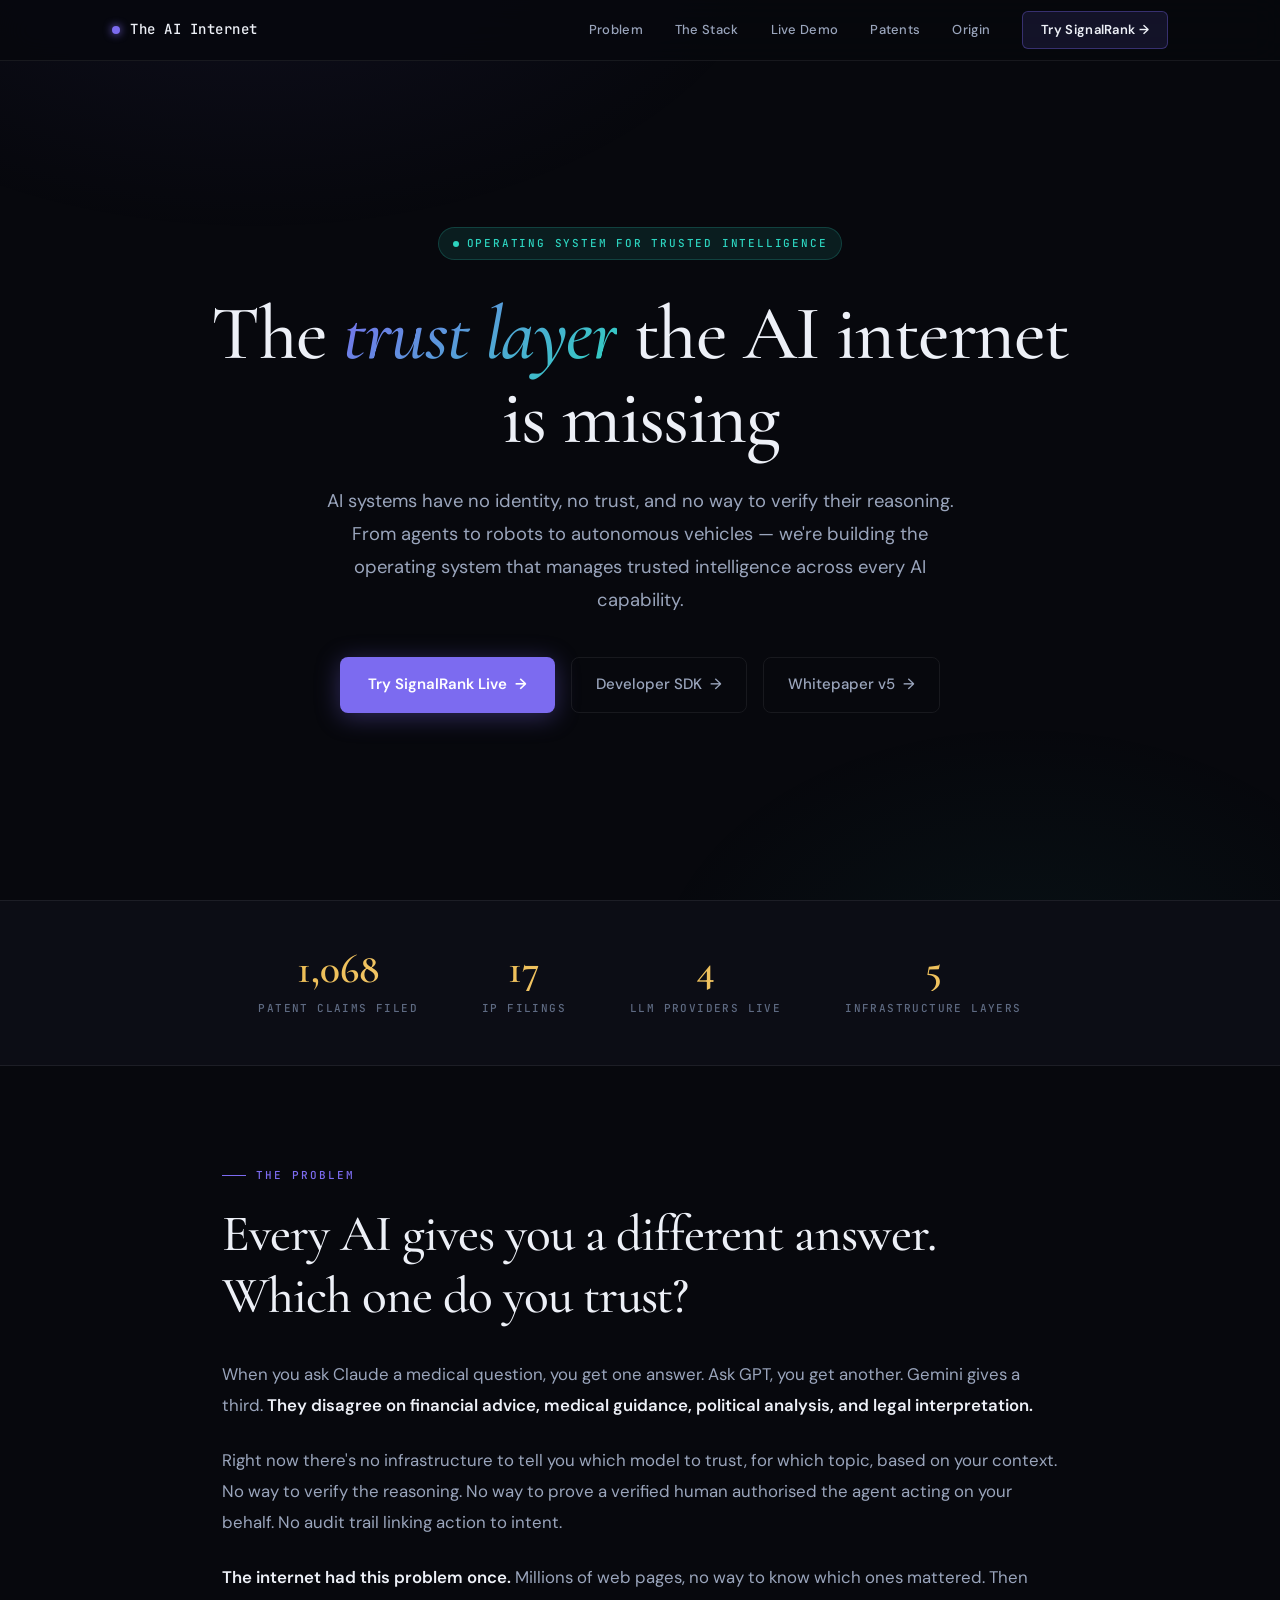
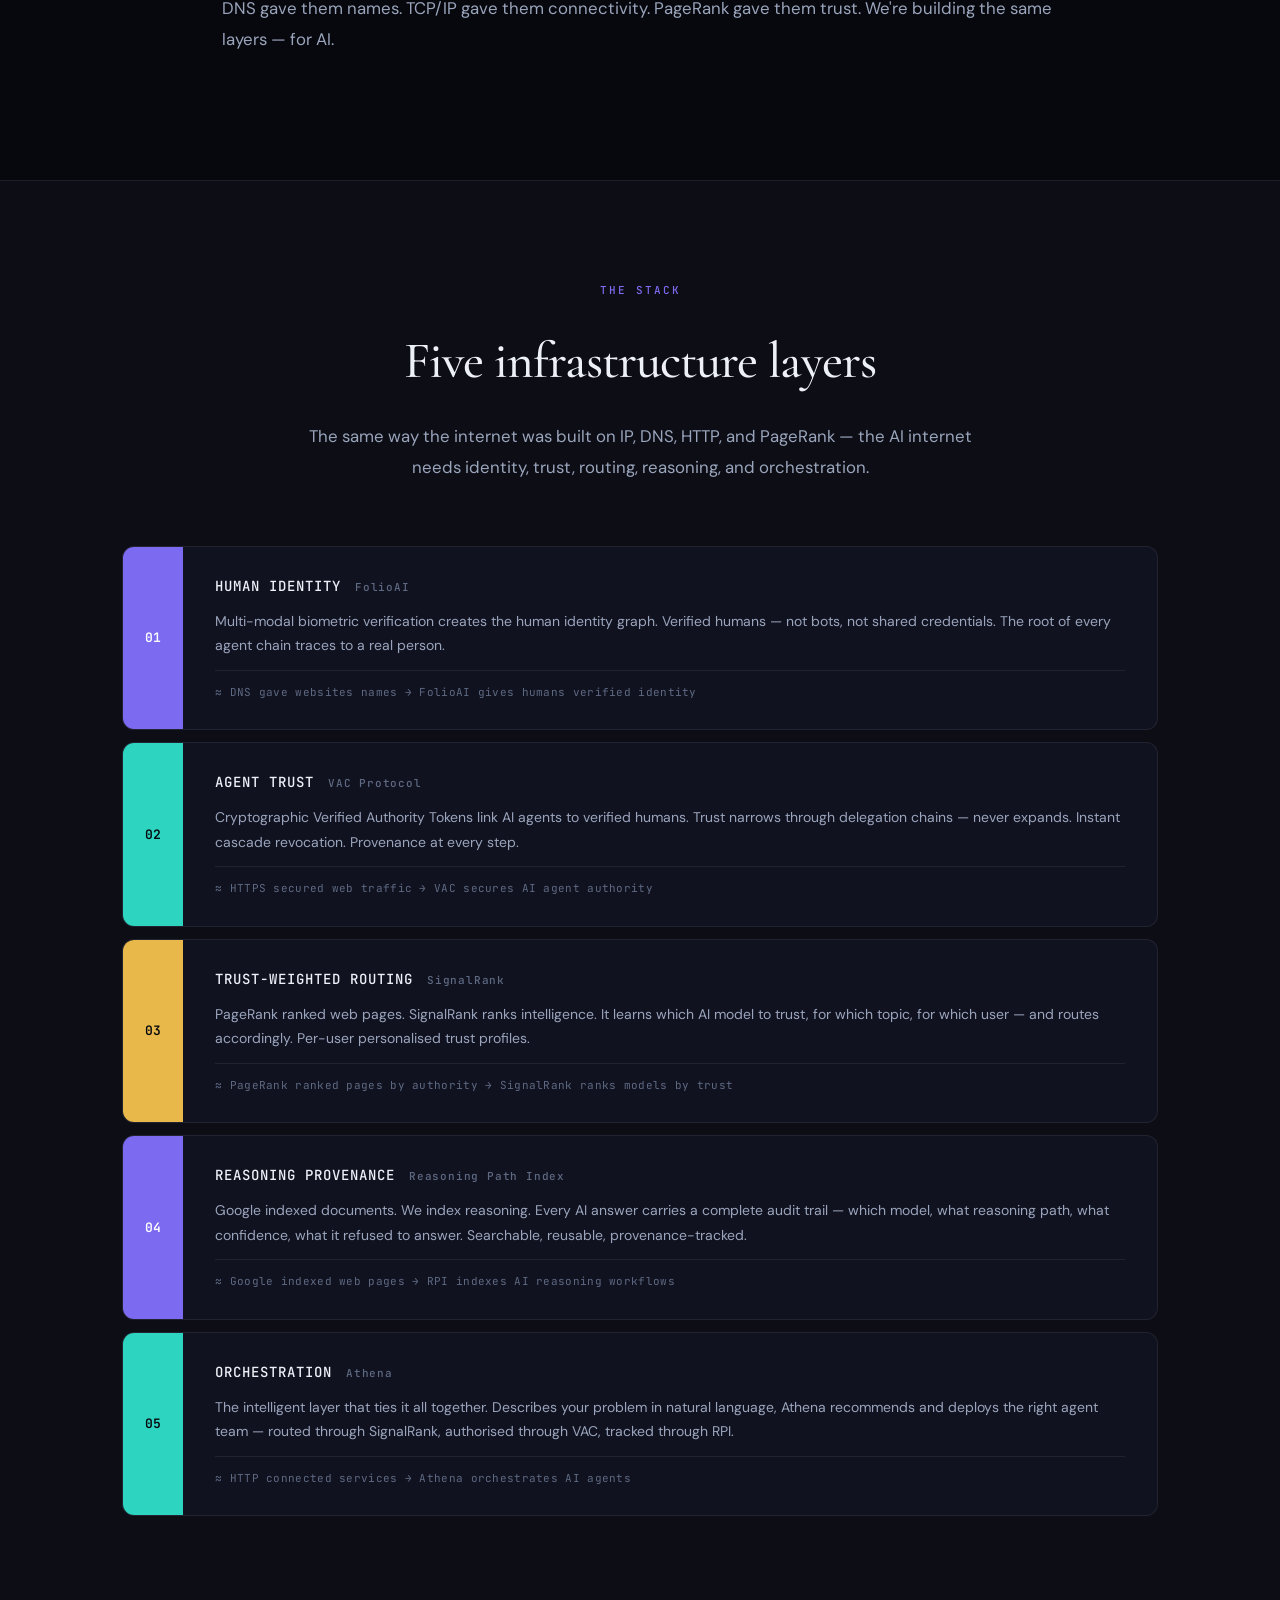
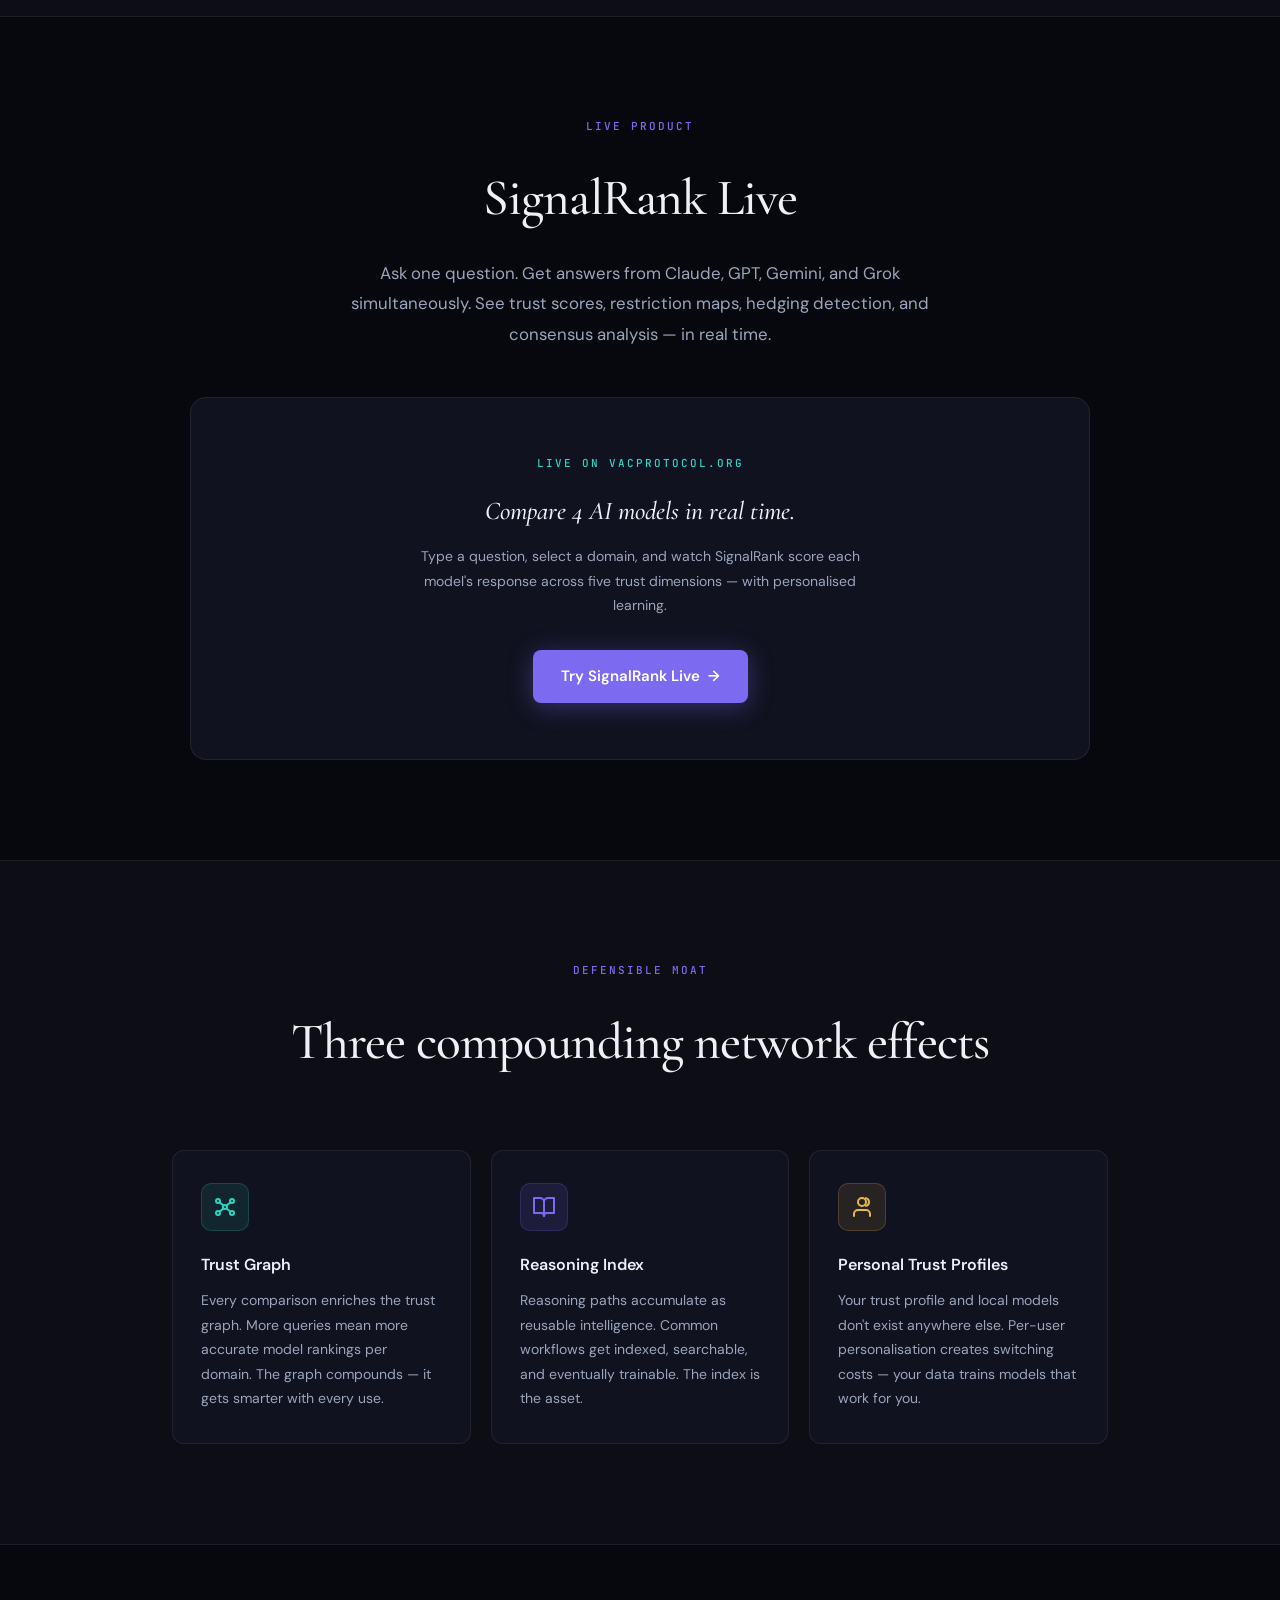
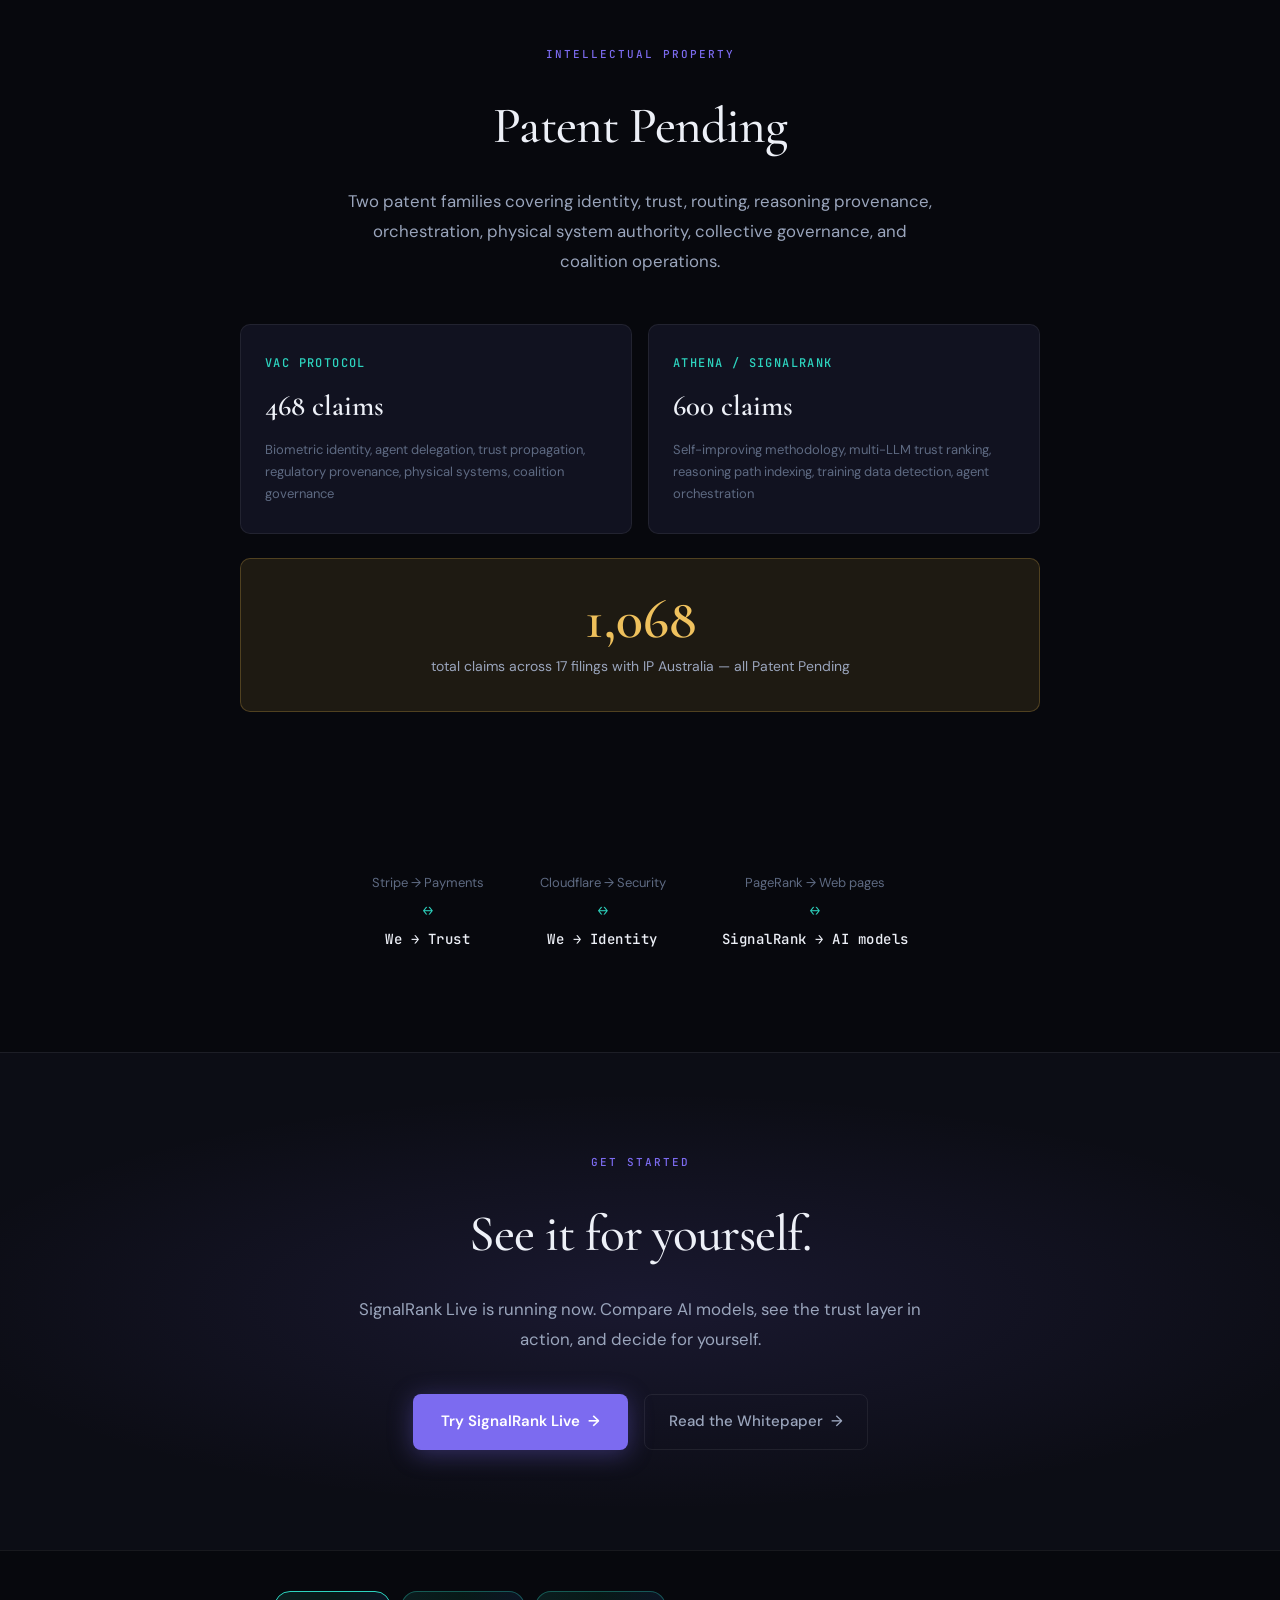
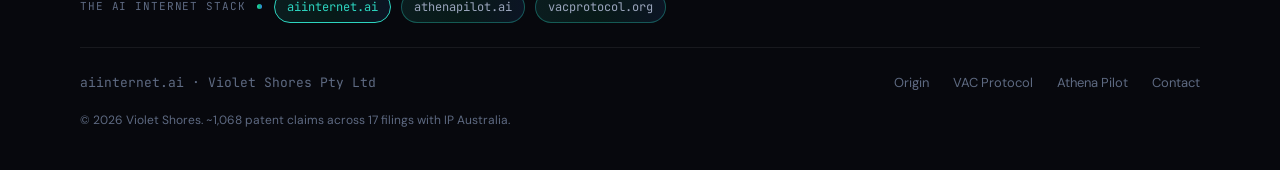
<file: index.html>
<!DOCTYPE html>
<html lang="en">
<head>
<meta charset="UTF-8">
<meta name="viewport" content="width=device-width, initial-scale=1.0">
<title>The AI Internet — Identity, Trust & Routing Infrastructure for AI Agents</title>
<meta name="description" content="We are building the identity, trust, and routing infrastructure for the AI agent economy. 1,068 patent claims filed across 17 filings. Live product. Four LLM providers. Real data.">
<meta property="og:title" content="The AI Internet — Infrastructure for the AI Agent Economy">
<meta property="og:description" content="Identity. Trust. Routing. Reasoning. Orchestration. The protocol stack that lets AI agents discover, trust, and collaborate with each other.">
<meta property="og:type" content="website">
<meta property="og:url" content="https://aiinternet.ai">
<meta name="twitter:card" content="summary_large_image">
<meta name="twitter:title" content="The AI Internet — Infrastructure for the AI Agent Economy">
<meta name="twitter:description" content="Identity. Trust. Routing. Reasoning. Orchestration. Five infrastructure layers for the AI agent economy.">
<link rel="icon" type="image/x-icon" href="/favicon.ico">
<link rel="preconnect" href="https://fonts.googleapis.com">
<link rel="preconnect" href="https://fonts.gstatic.com" crossorigin>
<link href="https://fonts.googleapis.com/css2?family=Cormorant+Garamond:ital,wght@0,400;0,500;0,600;1,400;1,600&family=DM+Sans:wght@300;400;500;600&family=JetBrains+Mono:wght@400;500&display=swap" rel="stylesheet">
<link rel="stylesheet" href="/athena-dna.css">

<style>
/* ═══════════════════════════════════════════════
   PAGE-SPECIFIC: home / landing page (/)
   Uses athena-dna.css tokens; overrides .hero for centered landing-page treatment.
═══════════════════════════════════════════════ */

/* Home hero — centered, full-viewport (overrides athena-dna.css .hero left-align) */
.home-hero {
  position: relative; z-index: 1;
  min-height: 100vh;
  display: flex; flex-direction: column; align-items: center; justify-content: center;
  text-align: center;
  max-width: 1120px; margin: 0 auto;
  padding: 120px 2rem 80px;
}
.home-hero h1 {
  font-family: var(--serif);
  font-size: clamp(3rem, 6vw, 5.5rem);
  font-weight: 500;
  line-height: 1.1;
  letter-spacing: -0.02em;
  max-width: 880px;
  margin-bottom: 1.5rem;
  color: var(--text);
  opacity: 0; animation: fadeUp 0.8s var(--ease) 0.25s forwards;
}
.home-hero h1 em {
  font-style: italic;
  background: linear-gradient(135deg, var(--purple) 0%, var(--teal) 100%);
  -webkit-background-clip: text;
  -webkit-text-fill-color: transparent;
  background-clip: text;
}
.home-hero .home-hero-sub {
  font-size: 1.15rem; line-height: 1.8; color: var(--text2);
  max-width: 640px; font-weight: 400;
  margin-bottom: 2.5rem;
  opacity: 0; animation: fadeUp 0.8s var(--ease) 0.4s forwards;
}
.home-hero .home-hero-actions {
  display: flex; gap: 1rem; flex-wrap: wrap; justify-content: center;
  opacity: 0; animation: fadeUp 0.8s var(--ease) 0.55s forwards;
}

/* Stats bar */
.stats {
  position: relative; z-index: 1;
  display: flex; justify-content: center; gap: 64px;
  padding: 48px 2rem;
  border-top: 1px solid var(--border);
  border-bottom: 1px solid var(--border);
  background: var(--bg2);
}
.stat { text-align: center; }
.stat-num {
  font-family: var(--serif);
  font-size: 2.6rem;
  font-weight: 600;
  line-height: 1;
  margin-bottom: 8px;
  background: linear-gradient(135deg, var(--gold) 0%, #F5C96D 100%);
  -webkit-background-clip: text;
  -webkit-text-fill-color: transparent;
  background-clip: text;
}
.stat-label {
  font-family: var(--mono); font-size: 11px; font-weight: 500;
  letter-spacing: 1.4px; text-transform: uppercase;
  color: var(--text3);
}

/* Section labels — match athena-dna eyebrow style centered */
.section-label-centered {
  font-family: var(--mono); font-size: 11px; font-weight: 500;
  letter-spacing: 2px; text-transform: uppercase;
  color: var(--purple);
  margin-bottom: 1.2rem;
  text-align: center;
}

/* Problem section — single column, max 900 */
.problem {
  max-width: 900px; margin: 0 auto;
  padding: 100px 2rem;
  position: relative; z-index: 1;
}
.problem h2 {
  font-family: var(--serif);
  font-size: clamp(2.2rem, 4vw, 3.4rem);
  font-weight: 500;
  line-height: 1.2;
  letter-spacing: -0.02em;
  margin-bottom: 2rem;
}
.problem-text {
  font-size: 1.05rem; color: var(--text2); line-height: 1.85;
  margin-bottom: 1.5rem;
}
.problem-text strong { color: var(--text); font-weight: 600; }

/* Stack section */
.stack {
  background: var(--bg2);
  border-top: 1px solid var(--border);
  border-bottom: 1px solid var(--border);
  position: relative; z-index: 1;
}
.stack-inner {
  max-width: 1100px; margin: 0 auto;
  padding: 100px 2rem;
}
.stack h2 {
  font-family: var(--serif);
  font-size: clamp(2.2rem, 4vw, 3.4rem);
  font-weight: 500;
  text-align: center;
  margin-bottom: 1rem;
  letter-spacing: -0.02em;
}
.stack-sub {
  text-align: center; color: var(--text2); font-size: 1.05rem; line-height: 1.8;
  max-width: 680px; margin: 0 auto 4rem;
}
.layers {
  display: flex; flex-direction: column; gap: 12px;
}
.layer {
  display: grid;
  grid-template-columns: 60px 1fr;
  background: var(--surface);
  border: 1px solid var(--border);
  border-radius: 12px;
  overflow: hidden;
  transition: border-color 0.3s var(--ease), transform 0.3s var(--ease);
}
.layer:hover {
  border-color: var(--border-hi);
  transform: translateX(4px);
}
.layer-num {
  display: flex; align-items: center; justify-content: center;
  font-family: var(--mono); font-size: 13px; font-weight: 600;
  color: #fff;
  letter-spacing: 0.5px;
}
/* 5-layer accent rotation: purple → teal → gold → purple → teal */
.layer:nth-child(1) .layer-num { background: var(--purple); }
.layer:nth-child(2) .layer-num { background: var(--teal); color: #07080D; }
.layer:nth-child(3) .layer-num { background: var(--gold); color: #07080D; }
.layer:nth-child(4) .layer-num { background: var(--purple); }
.layer:nth-child(5) .layer-num { background: var(--teal); color: #07080D; }
.layer-content { padding: 28px 32px; }
.layer-header {
  display: flex; align-items: baseline; gap: 14px;
  margin-bottom: 10px;
}
.layer-name {
  font-family: var(--mono); font-size: 14px; font-weight: 500;
  letter-spacing: 1px; text-transform: uppercase;
  color: var(--text);
}
.layer-product {
  font-family: var(--mono); font-size: 11px; font-weight: 500;
  letter-spacing: 0.8px;
  color: var(--text3);
}
.layer-desc {
  font-size: 14px; color: var(--text2); line-height: 1.75;
}
.layer-analogy {
  font-family: var(--mono); font-size: 11px;
  color: var(--text3);
  margin-top: 12px; padding-top: 12px;
  border-top: 1px solid var(--border);
  letter-spacing: 0.3px;
}

/* Demo section */
.demo {
  text-align: center;
  position: relative; z-index: 1;
  padding: 100px 2rem;
}
.demo-inner { max-width: 900px; margin: 0 auto; }
.demo h2 {
  font-family: var(--serif);
  font-size: clamp(2.2rem, 4vw, 3.4rem);
  font-weight: 500;
  margin-bottom: 1rem;
  letter-spacing: -0.02em;
}
.demo-sub {
  color: var(--text2); font-size: 1.05rem; line-height: 1.8;
  margin-bottom: 3rem;
  max-width: 640px; margin-left: auto; margin-right: auto;
}
.demo-callout {
  background: var(--surface);
  border: 1px solid var(--border);
  border-radius: 16px;
  padding: 56px 40px;
  text-align: center;
}
.demo-callout-eyebrow {
  font-family: var(--mono); font-size: 11px; font-weight: 500;
  letter-spacing: 2px; text-transform: uppercase;
  color: var(--teal);
  margin-bottom: 16px;
}
.demo-callout-h {
  font-family: var(--serif); font-style: italic;
  font-size: 1.6rem; font-weight: 500;
  color: var(--text);
  margin-bottom: 12px;
}
.demo-callout-p {
  font-size: 14px; color: var(--text2); line-height: 1.75;
  max-width: 480px; margin: 0 auto 2rem;
}

/* Moat section */
.moat {
  background: var(--bg2);
  border-top: 1px solid var(--border);
  border-bottom: 1px solid var(--border);
  position: relative; z-index: 1;
}
.moat-inner {
  max-width: 1000px; margin: 0 auto;
  padding: 100px 2rem;
}
.moat h2 {
  font-family: var(--serif);
  font-size: clamp(2.2rem, 4vw, 3.4rem);
  font-weight: 500;
  text-align: center;
  margin-bottom: 4rem;
  letter-spacing: -0.02em;
}
.moat-grid {
  display: grid; grid-template-columns: repeat(3, 1fr); gap: 20px;
}
.moat-card {
  background: var(--surface);
  border: 1px solid var(--border);
  border-radius: 12px;
  padding: 32px 28px;
  transition: border-color 0.3s var(--ease), transform 0.3s var(--ease);
}
.moat-card:hover {
  border-color: var(--border-hi);
  transform: translateY(-4px);
}
.moat-icon {
  width: 48px; height: 48px; border-radius: 10px;
  display: flex; align-items: center; justify-content: center;
  margin-bottom: 20px;
}
.moat-icon svg { width: 24px; height: 24px; }
.moat-icon-trust { background: rgba(45,212,191,0.10); border: 1px solid rgba(45,212,191,0.20); }
.moat-icon-trust svg { stroke: var(--teal); }
.moat-icon-reasoning { background: var(--purple-lo); border: 1px solid rgba(124,107,240,0.20); }
.moat-icon-reasoning svg { stroke: var(--purple); }
.moat-icon-profile { background: var(--gold-lo); border: 1px solid rgba(232,184,75,0.20); }
.moat-icon-profile svg { stroke: var(--gold); }
.moat-card h3 {
  font-size: 16px; font-weight: 600; color: var(--text);
  margin-bottom: 10px;
}
.moat-card p {
  font-size: 14px; color: var(--text2); line-height: 1.75;
}

/* IP section */
.ip {
  position: relative; z-index: 1;
  padding: 100px 2rem;
}
.ip-inner {
  max-width: 800px; margin: 0 auto;
  text-align: center;
}
.ip h2 {
  font-family: var(--serif);
  font-size: clamp(2.2rem, 4vw, 3.4rem);
  font-weight: 500;
  margin-bottom: 1rem;
  letter-spacing: -0.02em;
}
.ip-sub {
  color: var(--text2); font-size: 1.05rem; line-height: 1.8;
  margin-bottom: 3rem;
  max-width: 600px; margin-left: auto; margin-right: auto;
}
.ip-patents {
  display: grid; grid-template-columns: 1fr 1fr; gap: 16px;
  text-align: left;
}
.ip-patent {
  background: var(--surface);
  border: 1px solid var(--border);
  border-radius: 10px;
  padding: 28px 24px;
}
.ip-patent-title {
  font-family: var(--mono); font-size: 12px; font-weight: 500;
  letter-spacing: 1.4px; text-transform: uppercase;
  color: var(--teal);
  margin-bottom: 8px;
}
.ip-patent-claims {
  font-family: var(--serif);
  font-size: 1.8rem; font-weight: 600;
  margin-bottom: 8px;
  color: var(--text);
}
.ip-patent-desc {
  font-size: 13px; color: var(--text3); line-height: 1.7;
}
.ip-total {
  margin-top: 24px;
  padding: 32px;
  background: var(--gold-lo);
  border: 1px solid rgba(232,184,75,0.25);
  border-radius: 10px;
}
.ip-total-num {
  font-family: var(--serif);
  font-size: 3.5rem; font-weight: 600;
  line-height: 1;
  background: linear-gradient(135deg, var(--gold) 0%, #F5C96D 100%);
  -webkit-background-clip: text;
  -webkit-text-fill-color: transparent;
  background-clip: text;
}
.ip-total-label {
  font-size: 14px; color: var(--text2);
  margin-top: 8px;
}

/* Analogies section */
.analogies {
  position: relative; z-index: 1;
  padding: 60px 2rem 100px;
  text-align: center;
}
.analogy-row {
  display: flex; justify-content: center; gap: 56px;
  flex-wrap: wrap;
  max-width: 880px; margin: 0 auto;
}
.analogy {
  display: flex; flex-direction: column; align-items: center; gap: 6px;
}
.analogy-what {
  font-size: 13px; color: var(--text3);
}
.analogy-arrow {
  font-family: var(--mono); color: var(--teal); font-size: 13px;
}
.analogy-us {
  font-family: var(--mono); font-size: 14px; font-weight: 500;
  color: var(--text);
  letter-spacing: 0.5px;
}

/* Page CTA section — uses athena-dna.css .cta-section but tighter for landing */
.home-cta {
  position: relative; z-index: 1;
  background: var(--bg2);
  border-top: 1px solid var(--border);
  text-align: center;
  padding: 100px 2rem;
  overflow: hidden;
}
.home-cta::before {
  content: '';
  position: absolute; inset: 0;
  background: radial-gradient(ellipse 80% 60% at 50% 50%, var(--purple-lo) 0%, transparent 70%);
  pointer-events: none;
}
.home-cta-inner { position: relative; max-width: 600px; margin: 0 auto; }
.home-cta h2 {
  font-family: var(--serif);
  font-size: clamp(2.2rem, 4vw, 3.4rem);
  font-weight: 500;
  margin-bottom: 1rem;
  letter-spacing: -0.02em;
}
.home-cta-sub {
  color: var(--text2); font-size: 1.05rem; line-height: 1.8;
  margin-bottom: 2.5rem;
}
.home-cta-actions {
  display: flex; gap: 1rem; flex-wrap: wrap; justify-content: center;
}

/* Responsive */
@media (max-width: 768px) {
  .stats { gap: 32px; flex-wrap: wrap; }
  .moat-grid { grid-template-columns: 1fr; }
  .ip-patents { grid-template-columns: 1fr; }
  .layer { grid-template-columns: 44px 1fr; }
  .home-hero { padding: 100px 1.25rem 60px; }
  .stack-inner, .moat-inner { padding: 60px 1.25rem; }
  .problem, .demo, .ip { padding: 60px 1.25rem; }
  .demo-callout { padding: 36px 24px; }
  .ip-total-num { font-size: 2.6rem; }
  .stat-num { font-size: 2rem; }
}
</style>
</head>
<body>

<!-- ═══════════════════════════════════════════════
     NAV
═══════════════════════════════════════════════ -->
<nav>
  <div class="nav-inner">
    <a href="/" class="nav-logo">
      <span class="nav-logo-dot"></span>
      <span>The AI Internet</span>
    </a>
    <div class="nav-links">
      <a href="#problem">Problem</a>
      <a href="#stack">The Stack</a>
      <a href="#demo">Live Demo</a>
      <a href="#ip">Patents</a>
      <a href="/origin.html">Origin</a>
      <a href="https://vacprotocol.org/demo" class="nav-cta" target="_blank" rel="noopener">Try SignalRank →</a>
    </div>
  </div>
</nav>


<!-- ═══════════════════════════════════════════════
     HERO
═══════════════════════════════════════════════ -->
<section class="home-hero" id="top">
  <div class="hero-badge">Operating System for Trusted Intelligence</div>
  <h1>The <em>trust layer</em> the AI internet is missing</h1>
  <p class="home-hero-sub">
    AI systems have no identity, no trust, and no way to verify their reasoning. From agents to robots
    to autonomous vehicles &mdash; we're building the operating system that manages trusted intelligence
    across every AI capability.
  </p>
  <div class="home-hero-actions">
    <a href="https://vacprotocol.org/demo" class="btn-primary" target="_blank" rel="noopener">
      Try SignalRank Live <span aria-hidden="true">→</span>
    </a>
    <a href="https://vacprotocol.org/developers" class="btn-secondary" target="_blank" rel="noopener">
      Developer SDK <span aria-hidden="true">→</span>
    </a>
    <a href="https://vacprotocol.org/vac-whitepaper-v5.pdf" class="btn-secondary" target="_blank" rel="noopener">
      Whitepaper v5 <span aria-hidden="true">→</span>
    </a>
  </div>
</section>


<!-- ═══════════════════════════════════════════════
     STATS BAR
═══════════════════════════════════════════════ -->
<section class="stats">
  <div class="stat">
    <div class="stat-num">1,068 </div>
    <div class="stat-label">Patent claims filed</div>
  </div>
  <div class="stat">
    <div class="stat-num">17</div>
    <div class="stat-label">IP filings</div>
  </div>
  <div class="stat">
    <div class="stat-num">4</div>
    <div class="stat-label">LLM providers live</div>
  </div>
  <div class="stat">
    <div class="stat-num">5</div>
    <div class="stat-label">Infrastructure layers</div>
  </div>
</section>


<!-- ═══════════════════════════════════════════════
     PROBLEM
═══════════════════════════════════════════════ -->
<section class="problem" id="problem">
  <div class="eyebrow eyebrow-purple">The Problem</div>
  <h2>Every AI gives you a different answer. Which one do you trust?</h2>
  <p class="problem-text">
    When you ask Claude a medical question, you get one answer. Ask GPT, you get another. Gemini gives a third.
    <strong>They disagree on financial advice, medical guidance, political analysis, and legal interpretation.</strong>
  </p>
  <p class="problem-text">
    Right now there's no infrastructure to tell you which model to trust, for which topic, based on your context.
    No way to verify the reasoning. No way to prove a verified human authorised the agent acting on your behalf.
    No audit trail linking action to intent.
  </p>
  <p class="problem-text">
    <strong>The internet had this problem once.</strong> Millions of web pages, no way to know which ones mattered.
    Then DNS gave them names. TCP/IP gave them connectivity. PageRank gave them trust. We're building the same
    layers &mdash; for AI.
  </p>
</section>


<!-- ═══════════════════════════════════════════════
     STACK
═══════════════════════════════════════════════ -->
<section class="stack" id="stack">
  <div class="stack-inner">
    <div class="section-label-centered">The Stack</div>
    <h2>Five infrastructure layers</h2>
    <p class="stack-sub">
      The same way the internet was built on IP, DNS, HTTP, and PageRank &mdash; the AI internet needs identity,
      trust, routing, reasoning, and orchestration.
    </p>

    <div class="layers">
      <div class="layer">
        <div class="layer-num">01</div>
        <div class="layer-content">
          <div class="layer-header">
            <span class="layer-name">Human Identity</span>
            <span class="layer-product">FolioAI</span>
          </div>
          <div class="layer-desc">Multi-modal biometric verification creates the human identity graph. Verified humans &mdash; not bots, not shared credentials. The root of every agent chain traces to a real person.</div>
          <div class="layer-analogy">≈ DNS gave websites names → FolioAI gives humans verified identity</div>
        </div>
      </div>

      <div class="layer">
        <div class="layer-num">02</div>
        <div class="layer-content">
          <div class="layer-header">
            <span class="layer-name">Agent Trust</span>
            <span class="layer-product">VAC Protocol</span>
          </div>
          <div class="layer-desc">Cryptographic Verified Authority Tokens link AI agents to verified humans. Trust narrows through delegation chains &mdash; never expands. Instant cascade revocation. Provenance at every step.</div>
          <div class="layer-analogy">≈ HTTPS secured web traffic → VAC secures AI agent authority</div>
        </div>
      </div>

      <div class="layer">
        <div class="layer-num">03</div>
        <div class="layer-content">
          <div class="layer-header">
            <span class="layer-name">Trust-Weighted Routing</span>
            <span class="layer-product">SignalRank</span>
          </div>
          <div class="layer-desc">PageRank ranked web pages. SignalRank ranks intelligence. It learns which AI model to trust, for which topic, for which user &mdash; and routes accordingly. Per-user personalised trust profiles.</div>
          <div class="layer-analogy">≈ PageRank ranked pages by authority → SignalRank ranks models by trust</div>
        </div>
      </div>

      <div class="layer">
        <div class="layer-num">04</div>
        <div class="layer-content">
          <div class="layer-header">
            <span class="layer-name">Reasoning Provenance</span>
            <span class="layer-product">Reasoning Path Index</span>
          </div>
          <div class="layer-desc">Google indexed documents. We index reasoning. Every AI answer carries a complete audit trail &mdash; which model, what reasoning path, what confidence, what it refused to answer. Searchable, reusable, provenance-tracked.</div>
          <div class="layer-analogy">≈ Google indexed web pages → RPI indexes AI reasoning workflows</div>
        </div>
      </div>

      <div class="layer">
        <div class="layer-num">05</div>
        <div class="layer-content">
          <div class="layer-header">
            <span class="layer-name">Orchestration</span>
            <span class="layer-product">Athena</span>
          </div>
          <div class="layer-desc">The intelligent layer that ties it all together. Describes your problem in natural language, Athena recommends and deploys the right agent team &mdash; routed through SignalRank, authorised through VAC, tracked through RPI.</div>
          <div class="layer-analogy">≈ HTTP connected services → Athena orchestrates AI agents</div>
        </div>
      </div>
    </div>
  </div>
</section>


<!-- ═══════════════════════════════════════════════
     DEMO
═══════════════════════════════════════════════ -->
<section class="demo" id="demo">
  <div class="demo-inner">
    <div class="section-label-centered">Live Product</div>
    <h2>SignalRank Live</h2>
    <p class="demo-sub">
      Ask one question. Get answers from Claude, GPT, Gemini, and Grok simultaneously. See trust scores,
      restriction maps, hedging detection, and consensus analysis &mdash; in real time.
    </p>
    <div class="demo-callout">
      <div class="demo-callout-eyebrow">Live on vacprotocol.org</div>
      <div class="demo-callout-h">Compare 4 AI models in real time.</div>
      <p class="demo-callout-p">
        Type a question, select a domain, and watch SignalRank score each model's response across five trust
        dimensions &mdash; with personalised learning.
      </p>
      <a href="https://vacprotocol.org/demo" class="btn-primary" target="_blank" rel="noopener">
        Try SignalRank Live <span aria-hidden="true">→</span>
      </a>
    </div>
  </div>
</section>


<!-- ═══════════════════════════════════════════════
     MOAT
═══════════════════════════════════════════════ -->
<section class="moat">
  <div class="moat-inner">
    <div class="section-label-centered">Defensible Moat</div>
    <h2>Three compounding network effects</h2>
    <div class="moat-grid">
      <div class="moat-card">
        <div class="moat-icon moat-icon-trust">
          <svg xmlns="http://www.w3.org/2000/svg" viewBox="0 0 24 24" fill="none" stroke-width="2" stroke-linecap="round" stroke-linejoin="round"><circle cx="12" cy="12" r="2"/><circle cx="5" cy="6" r="2"/><circle cx="19" cy="6" r="2"/><circle cx="5" cy="18" r="2"/><circle cx="19" cy="18" r="2"/><line x1="6.7" y1="7.5" x2="10.5" y2="10.5"/><line x1="17.3" y1="7.5" x2="13.5" y2="10.5"/><line x1="6.7" y1="16.5" x2="10.5" y2="13.5"/><line x1="17.3" y1="16.5" x2="13.5" y2="13.5"/></svg>
        </div>
        <h3>Trust Graph</h3>
        <p>Every comparison enriches the trust graph. More queries mean more accurate model rankings per domain. The graph compounds &mdash; it gets smarter with every use.</p>
      </div>
      <div class="moat-card">
        <div class="moat-icon moat-icon-reasoning">
          <svg xmlns="http://www.w3.org/2000/svg" viewBox="0 0 24 24" fill="none" stroke-width="2" stroke-linecap="round" stroke-linejoin="round"><path d="M2 3h6a4 4 0 0 1 4 4v14a3 3 0 0 0-3-3H2z"/><path d="M22 3h-6a4 4 0 0 0-4 4v14a3 3 0 0 1 3-3h7z"/></svg>
        </div>
        <h3>Reasoning Index</h3>
        <p>Reasoning paths accumulate as reusable intelligence. Common workflows get indexed, searchable, and eventually trainable. The index is the asset.</p>
      </div>
      <div class="moat-card">
        <div class="moat-icon moat-icon-profile">
          <svg xmlns="http://www.w3.org/2000/svg" viewBox="0 0 24 24" fill="none" stroke-width="2" stroke-linecap="round" stroke-linejoin="round"><path d="M20 21v-2a4 4 0 0 0-4-4H8a4 4 0 0 0-4 4v2"/><circle cx="12" cy="7" r="4"/><path d="M16 3.13a4 4 0 0 1 0 7.75"/></svg>
        </div>
        <h3>Personal Trust Profiles</h3>
        <p>Your trust profile and local models don't exist anywhere else. Per-user personalisation creates switching costs &mdash; your data trains models that work for you.</p>
      </div>
    </div>
  </div>
</section>


<!-- ═══════════════════════════════════════════════
     IP
═══════════════════════════════════════════════ -->
<section class="ip" id="ip">
  <div class="ip-inner">
    <div class="section-label-centered">Intellectual Property</div>
    <h2>Patent Pending</h2>
    <p class="ip-sub">
      Two patent families covering identity, trust, routing, reasoning provenance, orchestration, physical
      system authority, collective governance, and coalition operations.
    </p>

    <div class="ip-patents">
      <div class="ip-patent">
        <div class="ip-patent-title">VAC Protocol</div>
        <div class="ip-patent-claims">468 claims</div>
        <div class="ip-patent-desc">Biometric identity, agent delegation, trust propagation, regulatory provenance, physical systems, coalition governance</div>
      </div>
      <div class="ip-patent">
        <div class="ip-patent-title">Athena / SignalRank</div>
        <div class="ip-patent-claims">600 claims</div>
        <div class="ip-patent-desc">Self-improving methodology, multi-LLM trust ranking, reasoning path indexing, training data detection, agent orchestration</div>
      </div>
    </div>

    <div class="ip-total">
      <div class="ip-total-num">1,068 </div>
      <div class="ip-total-label">total claims across 17 filings with IP Australia &mdash; all Patent Pending</div>
    </div>
  </div>
</section>


<!-- ═══════════════════════════════════════════════
     ANALOGIES
═══════════════════════════════════════════════ -->
<section class="analogies">
  <div class="analogy-row">
    <div class="analogy">
      <div class="analogy-what">Stripe → Payments</div>
      <div class="analogy-arrow">↔</div>
      <div class="analogy-us">We → Trust</div>
    </div>
    <div class="analogy">
      <div class="analogy-what">Cloudflare → Security</div>
      <div class="analogy-arrow">↔</div>
      <div class="analogy-us">We → Identity</div>
    </div>
    <div class="analogy">
      <div class="analogy-what">PageRank → Web pages</div>
      <div class="analogy-arrow">↔</div>
      <div class="analogy-us">SignalRank → AI models</div>
    </div>
  </div>
</section>


<!-- ═══════════════════════════════════════════════
     CTA
═══════════════════════════════════════════════ -->
<section class="home-cta">
  <div class="home-cta-inner">
    <div class="section-label-centered">Get Started</div>
    <h2>See it for yourself.</h2>
    <p class="home-cta-sub">
      SignalRank Live is running now. Compare AI models, see the trust layer in action, and decide for yourself.
    </p>
    <div class="home-cta-actions">
      <a href="https://vacprotocol.org/demo" class="btn-primary" target="_blank" rel="noopener">
        Try SignalRank Live <span aria-hidden="true">→</span>
      </a>
      <a href="https://vacprotocol.org/vac-whitepaper-v5.pdf" class="btn-secondary" target="_blank" rel="noopener">
        Read the Whitepaper <span aria-hidden="true">→</span>
      </a>
    </div>
  </div>
</section>


<!-- ═══════════════════════════════════════════════
     FOOTER
═══════════════════════════════════════════════ -->
<footer>
  <div class="stack-nav">
    <span class="stack-nav-label">The AI Internet stack</span>
    <span class="stack-nav-dot"></span>
    <div class="stack-nav-links">
      <a href="/" class="current">aiinternet.ai</a>
      <a href="https://athenapilot.ai">athenapilot.ai</a>
      <a href="https://vacprotocol.org">vacprotocol.org</a>
    </div>
  </div>
  <div class="footer-inner">
    <div class="footer-logo">aiinternet.ai · Violet Shores Pty Ltd</div>
    <div class="footer-links">
      <a href="/origin.html">Origin</a>
      <a href="https://vacprotocol.org" target="_blank" rel="noopener">VAC Protocol</a>
      <a href="https://athenapilot.ai" target="_blank" rel="noopener">Athena Pilot</a>
      <a href="mailto:admin@violetshores.com">Contact</a>
    </div>
    <div class="footer-copy">
      &copy; 2026 Violet Shores. ~1,068 patent claims across 17 filings with IP Australia.
    </div>
  </div>
</footer>


<!-- ═══════════════════════════════════════════════
     NAV SCROLL STATE
═══════════════════════════════════════════════ -->
<script>
(function() {
  const nav = document.querySelector('nav');
  if (!nav) return;
  window.addEventListener('scroll', () => {
    if (window.scrollY > 20) nav.classList.add('scrolled');
    else nav.classList.remove('scrolled');
  }, { passive: true });
})();
</script>

</body>
</html>
</file>
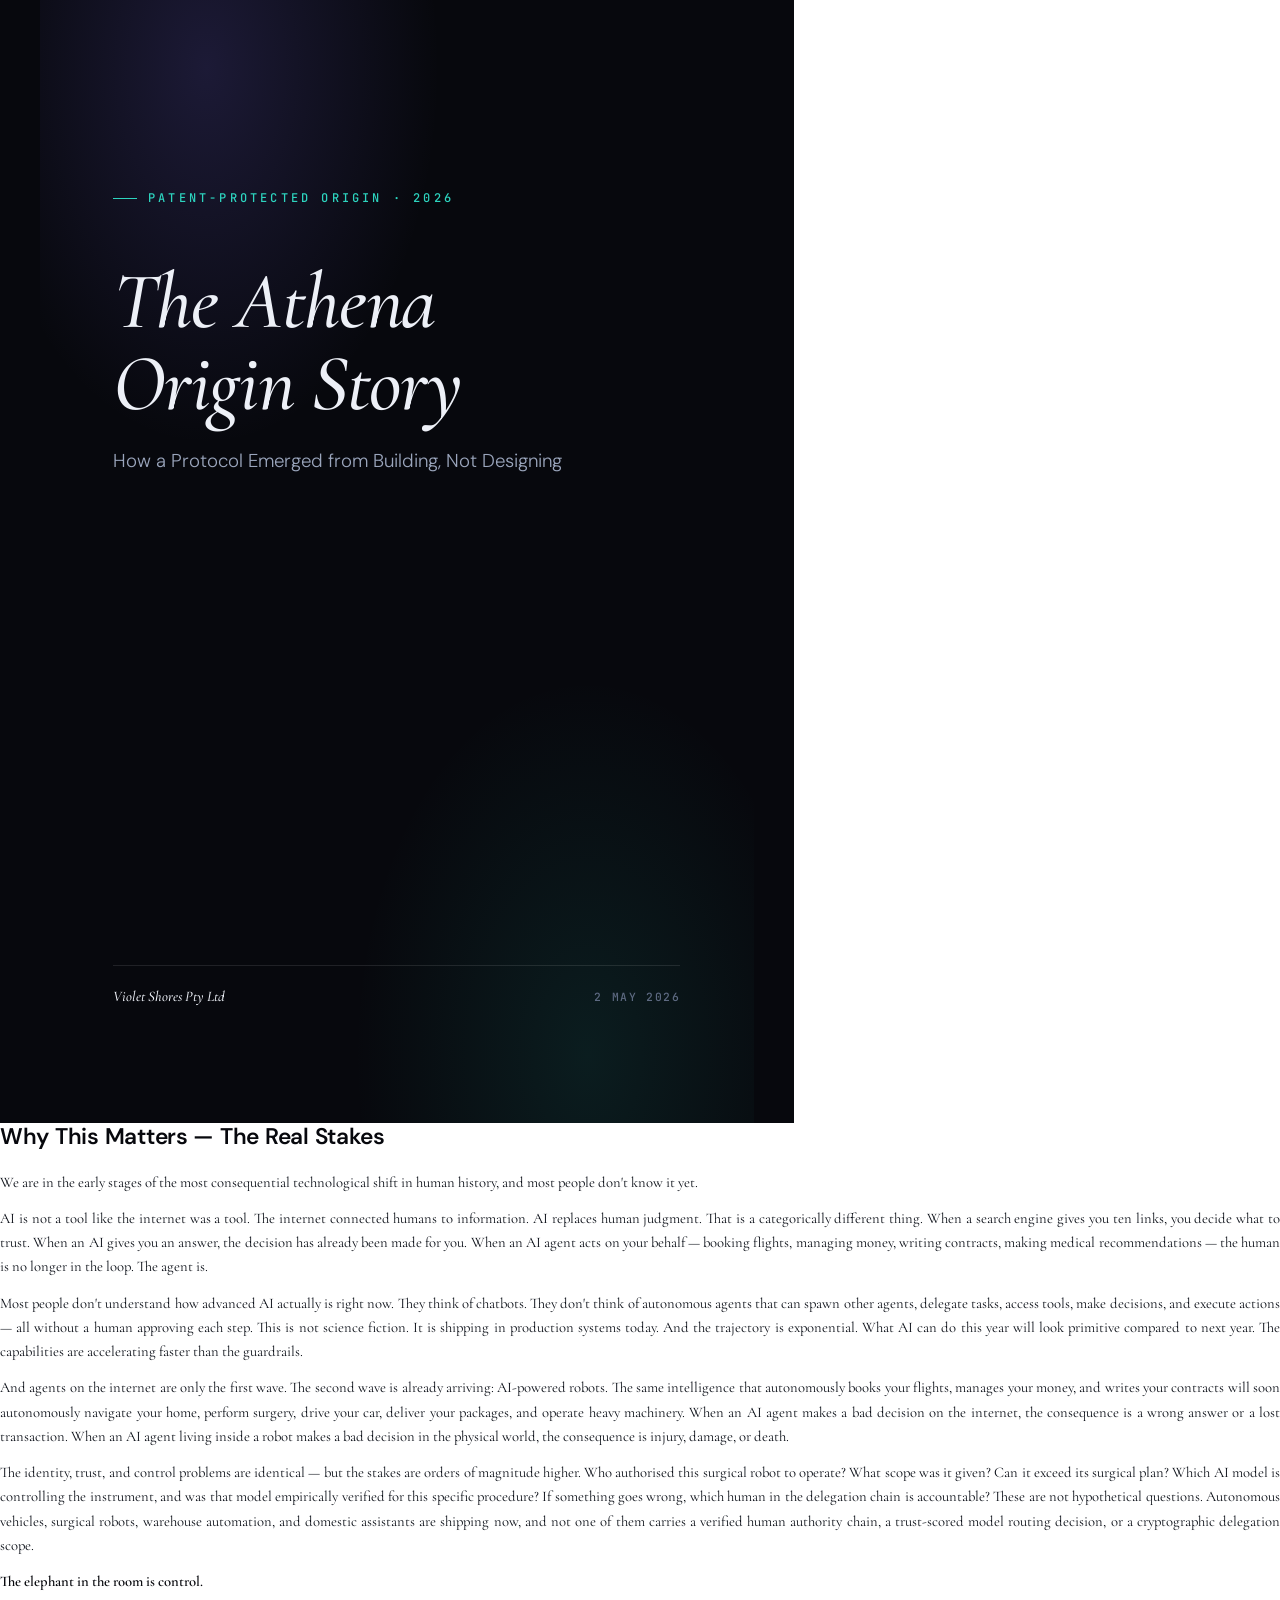
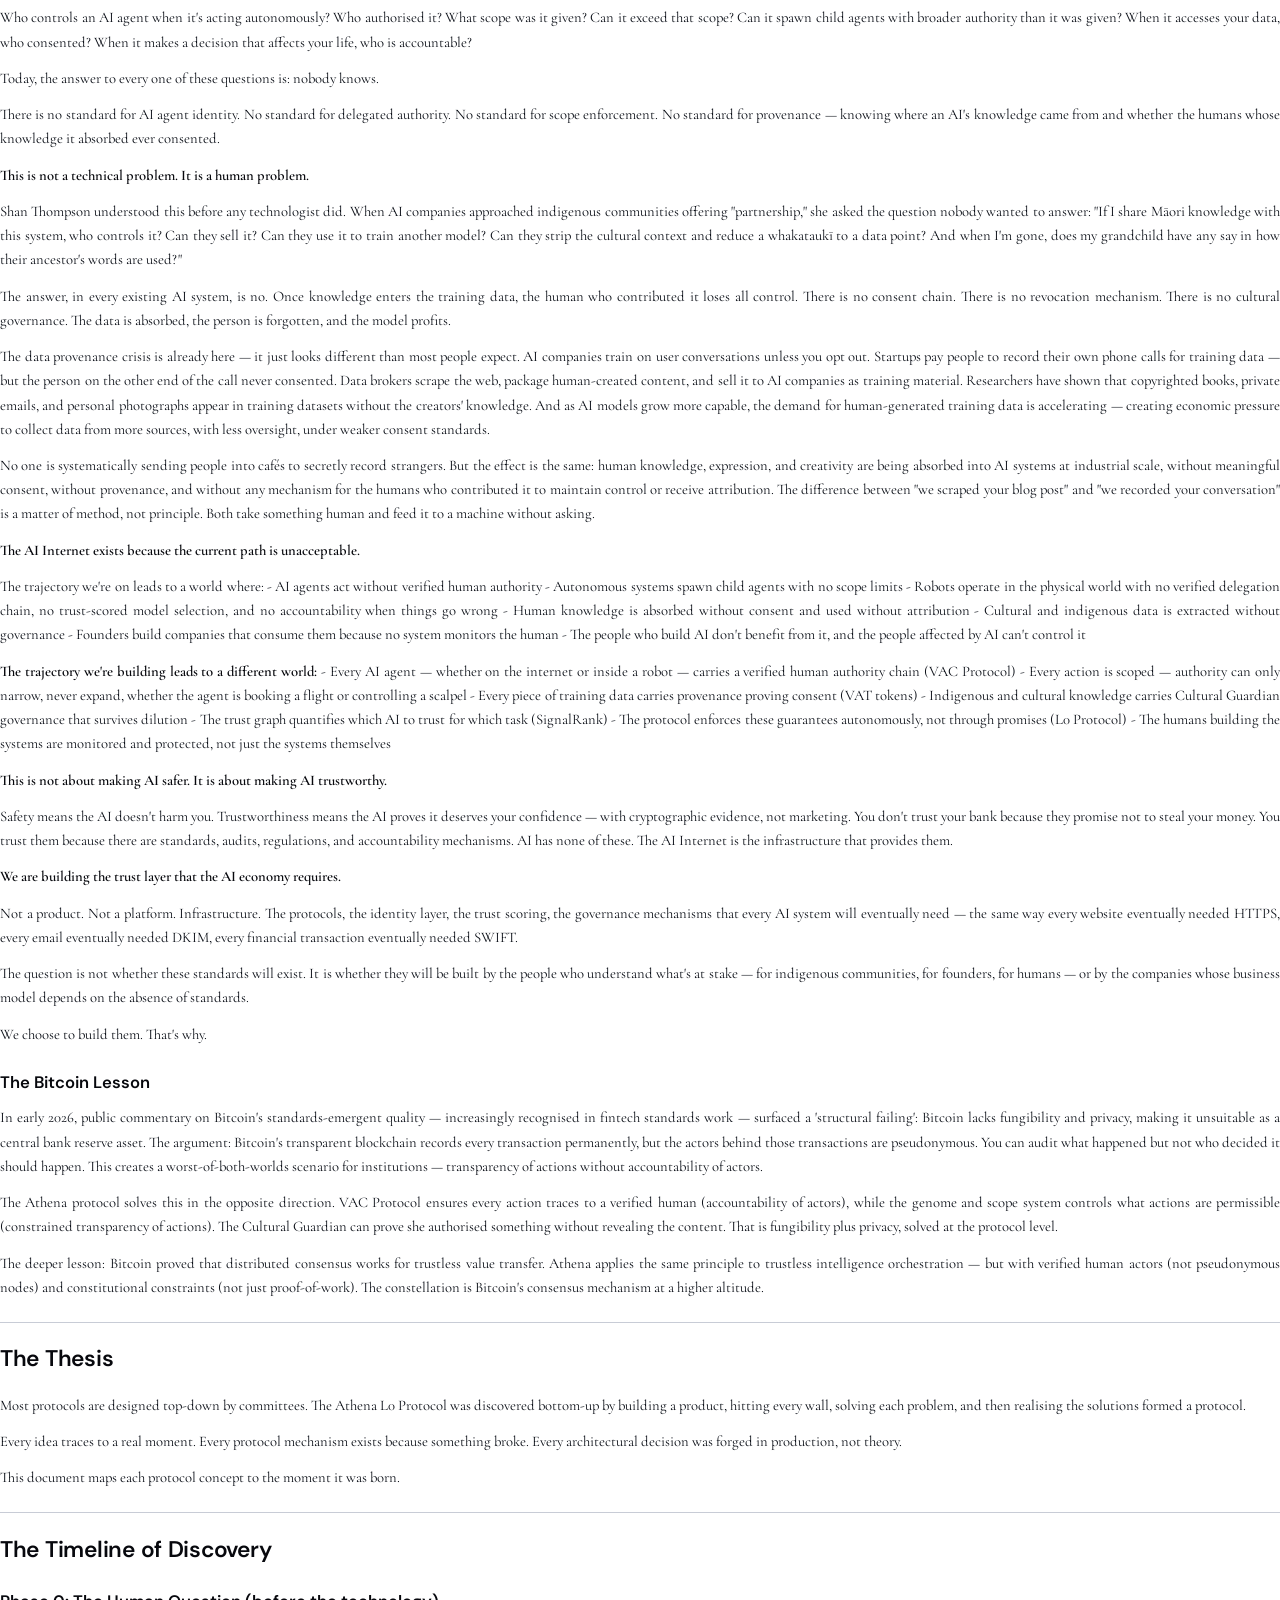
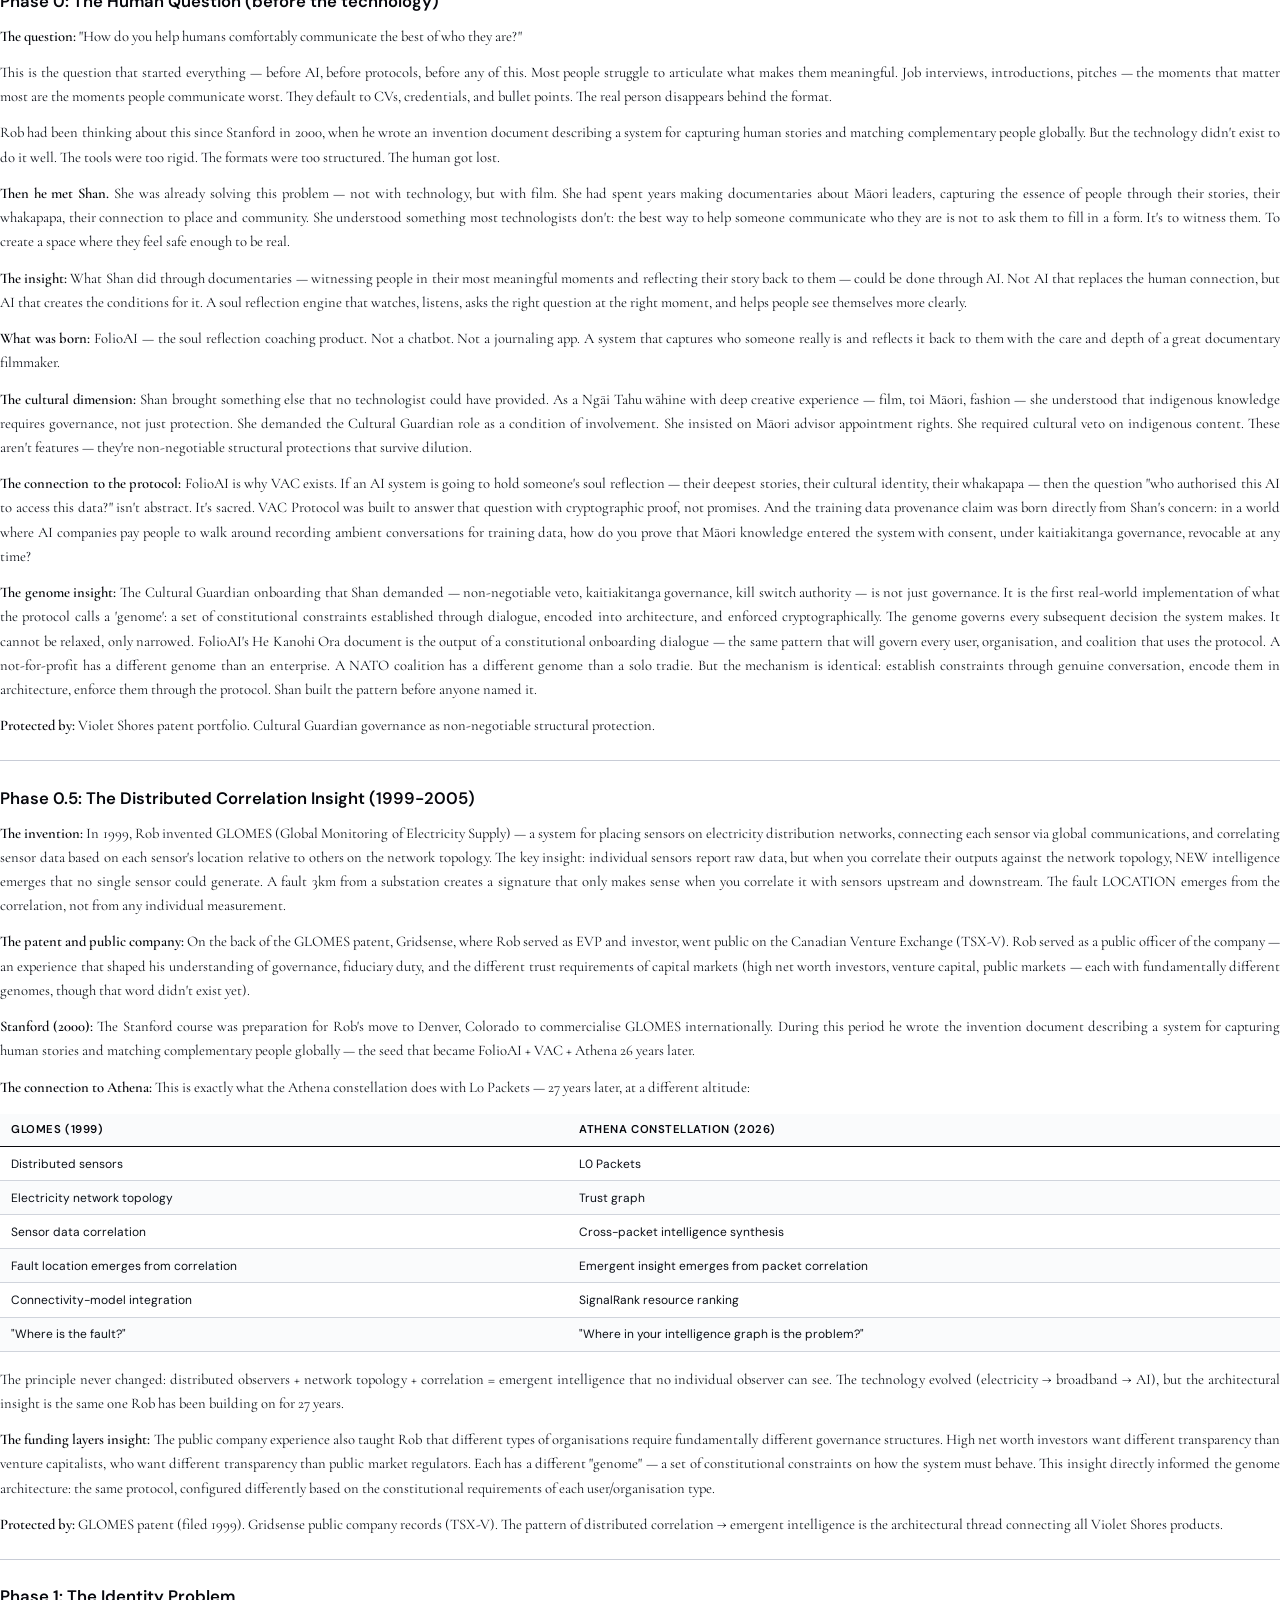
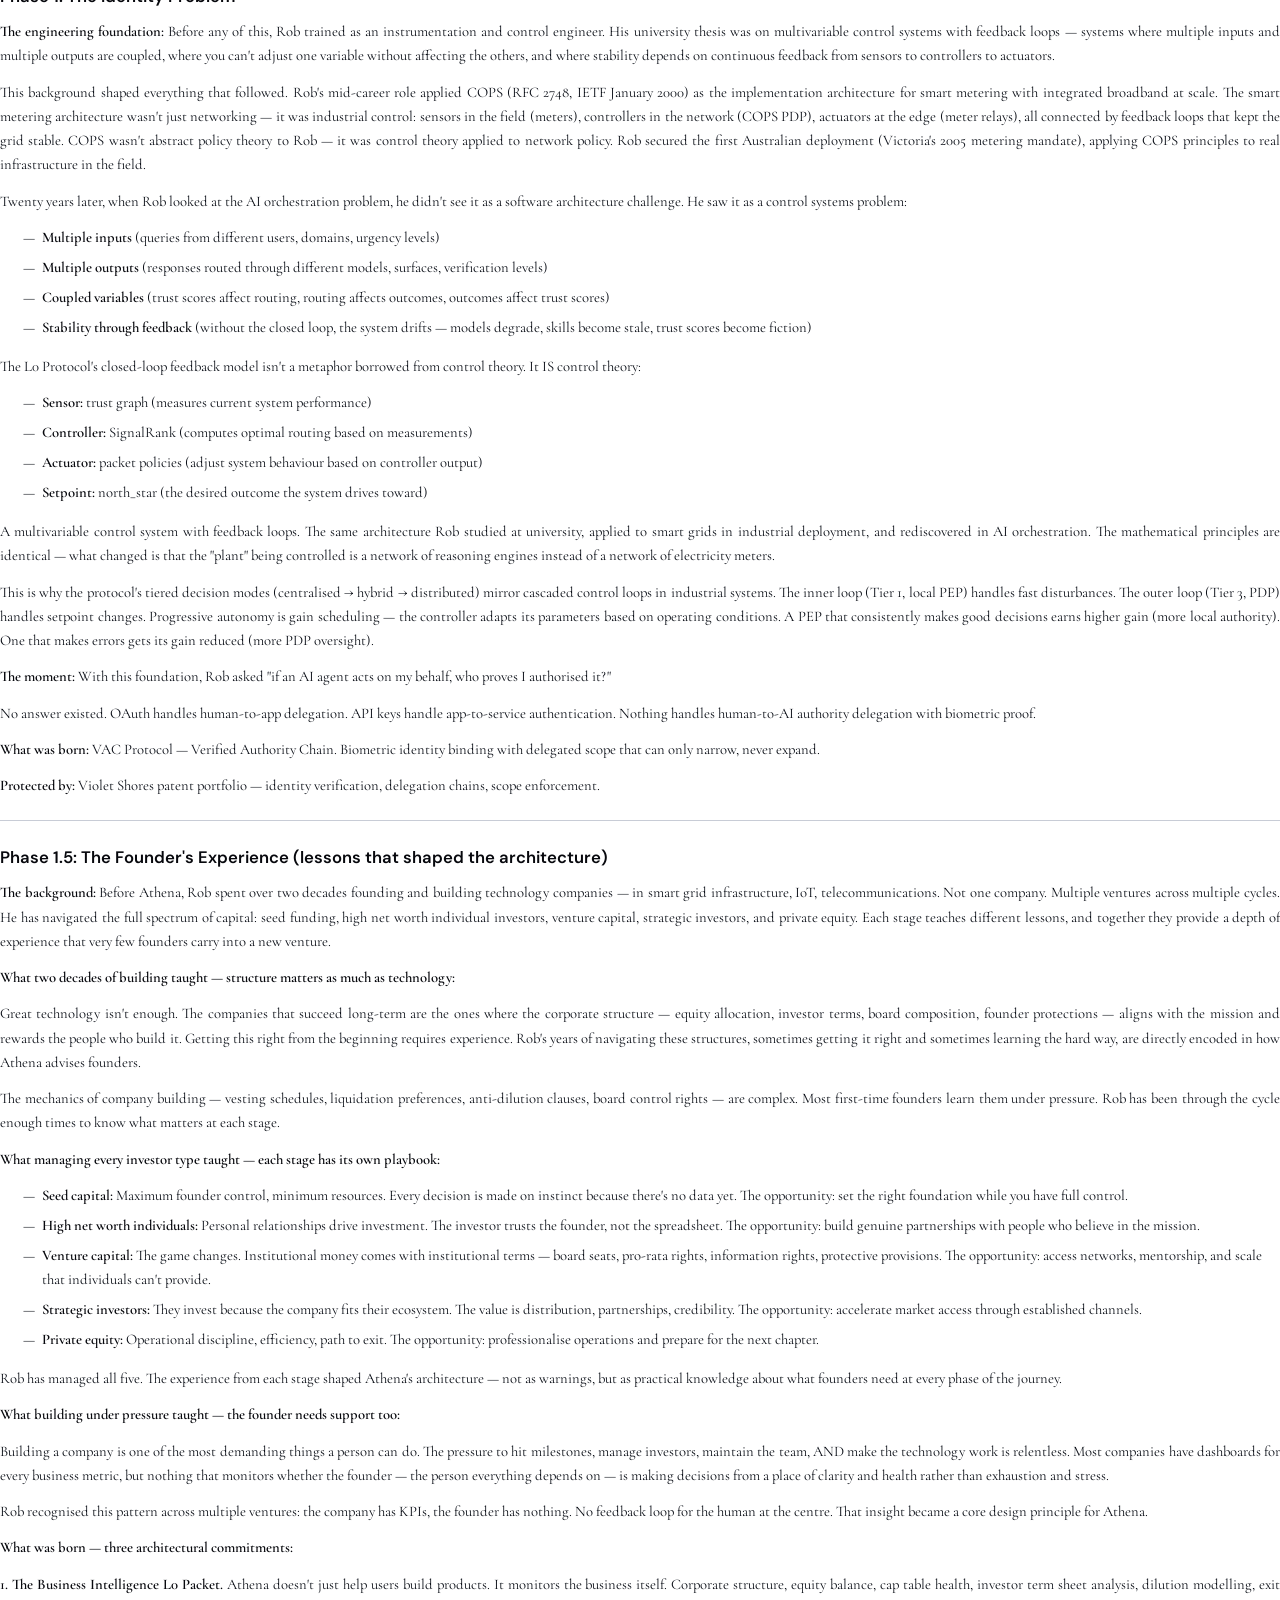
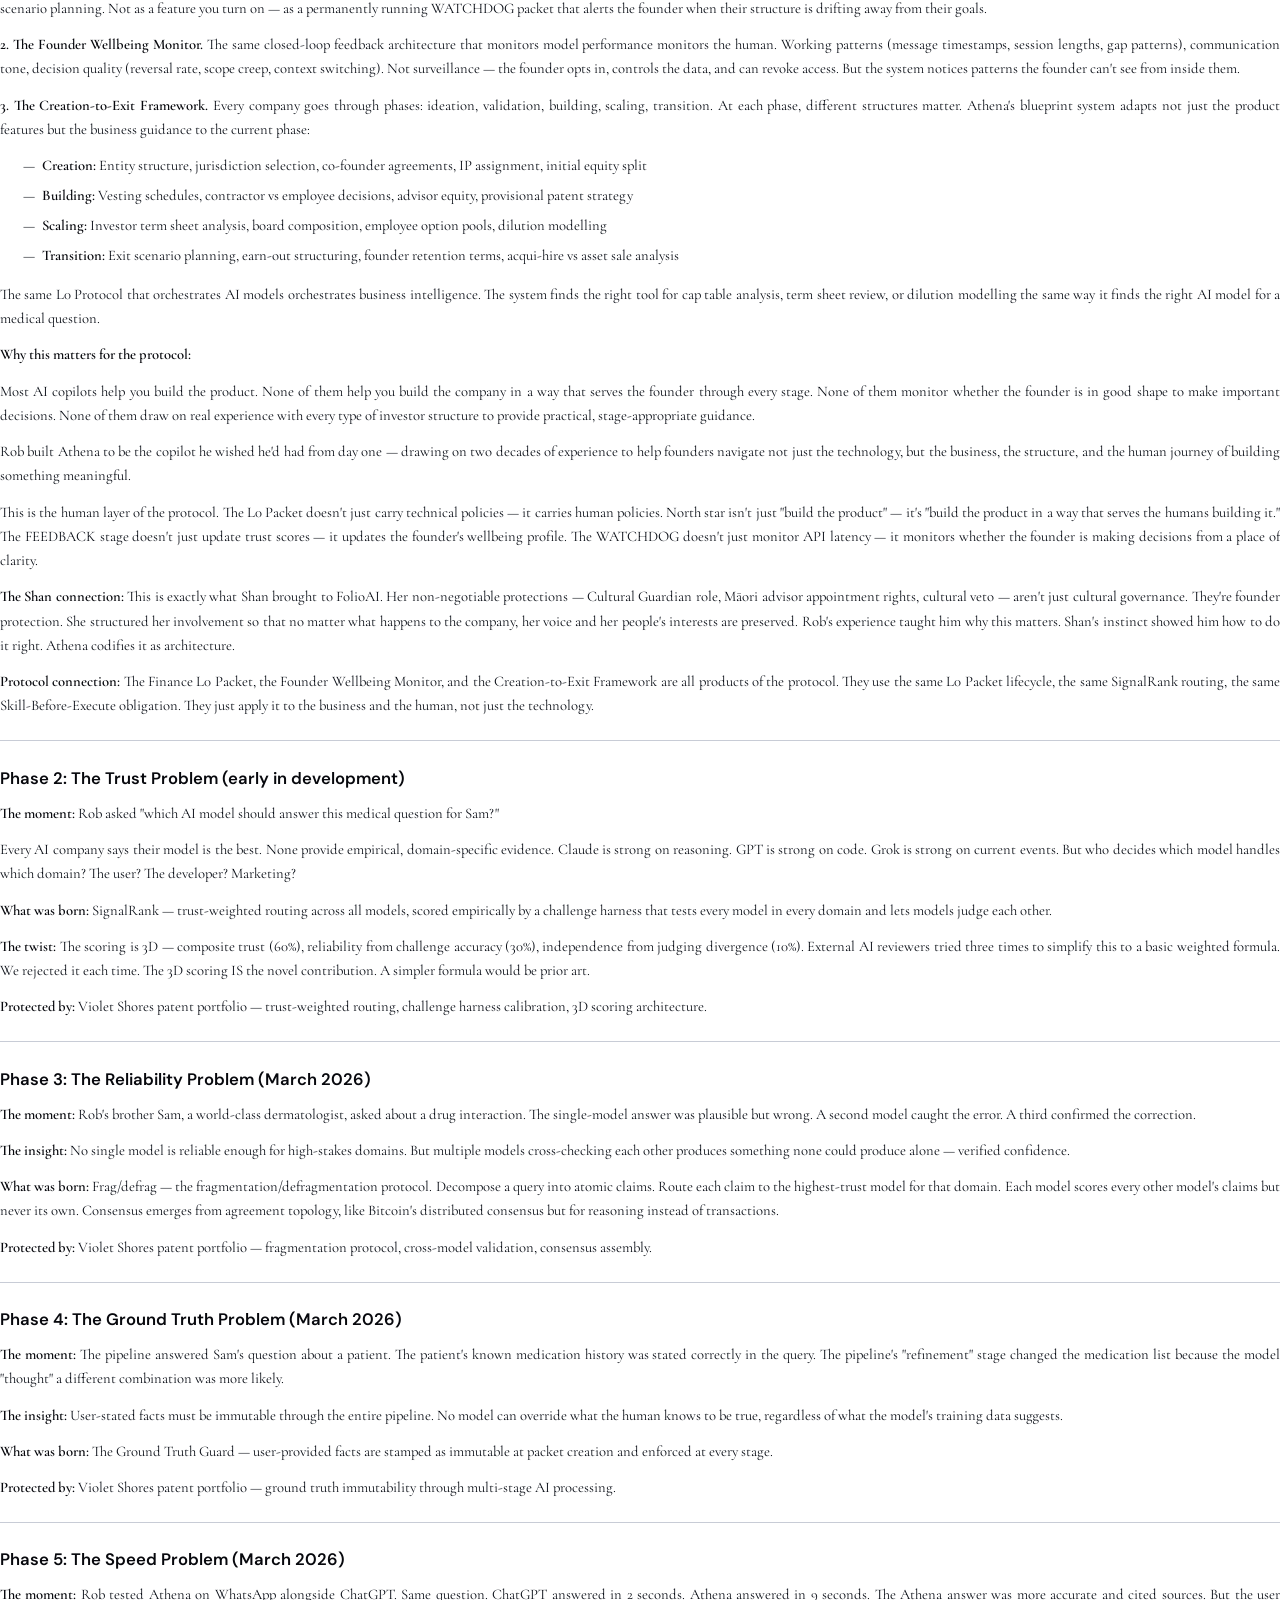
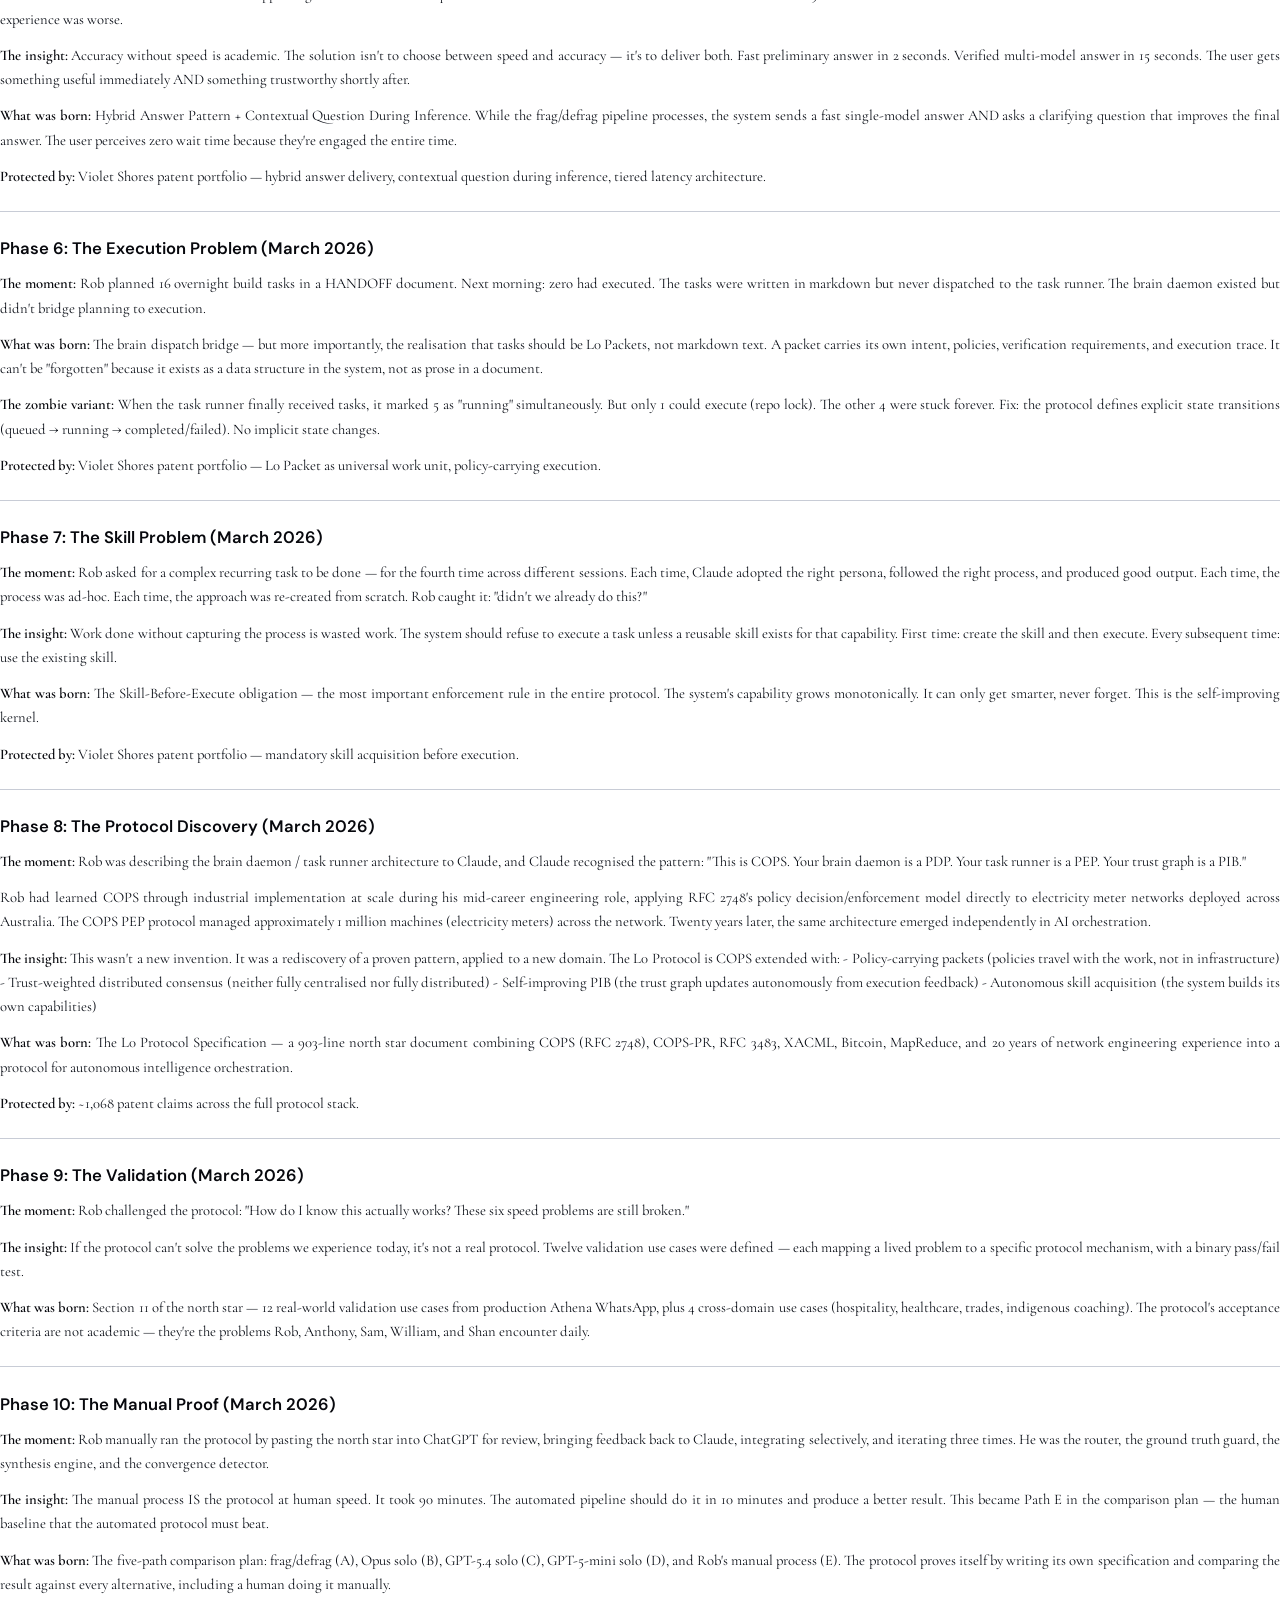
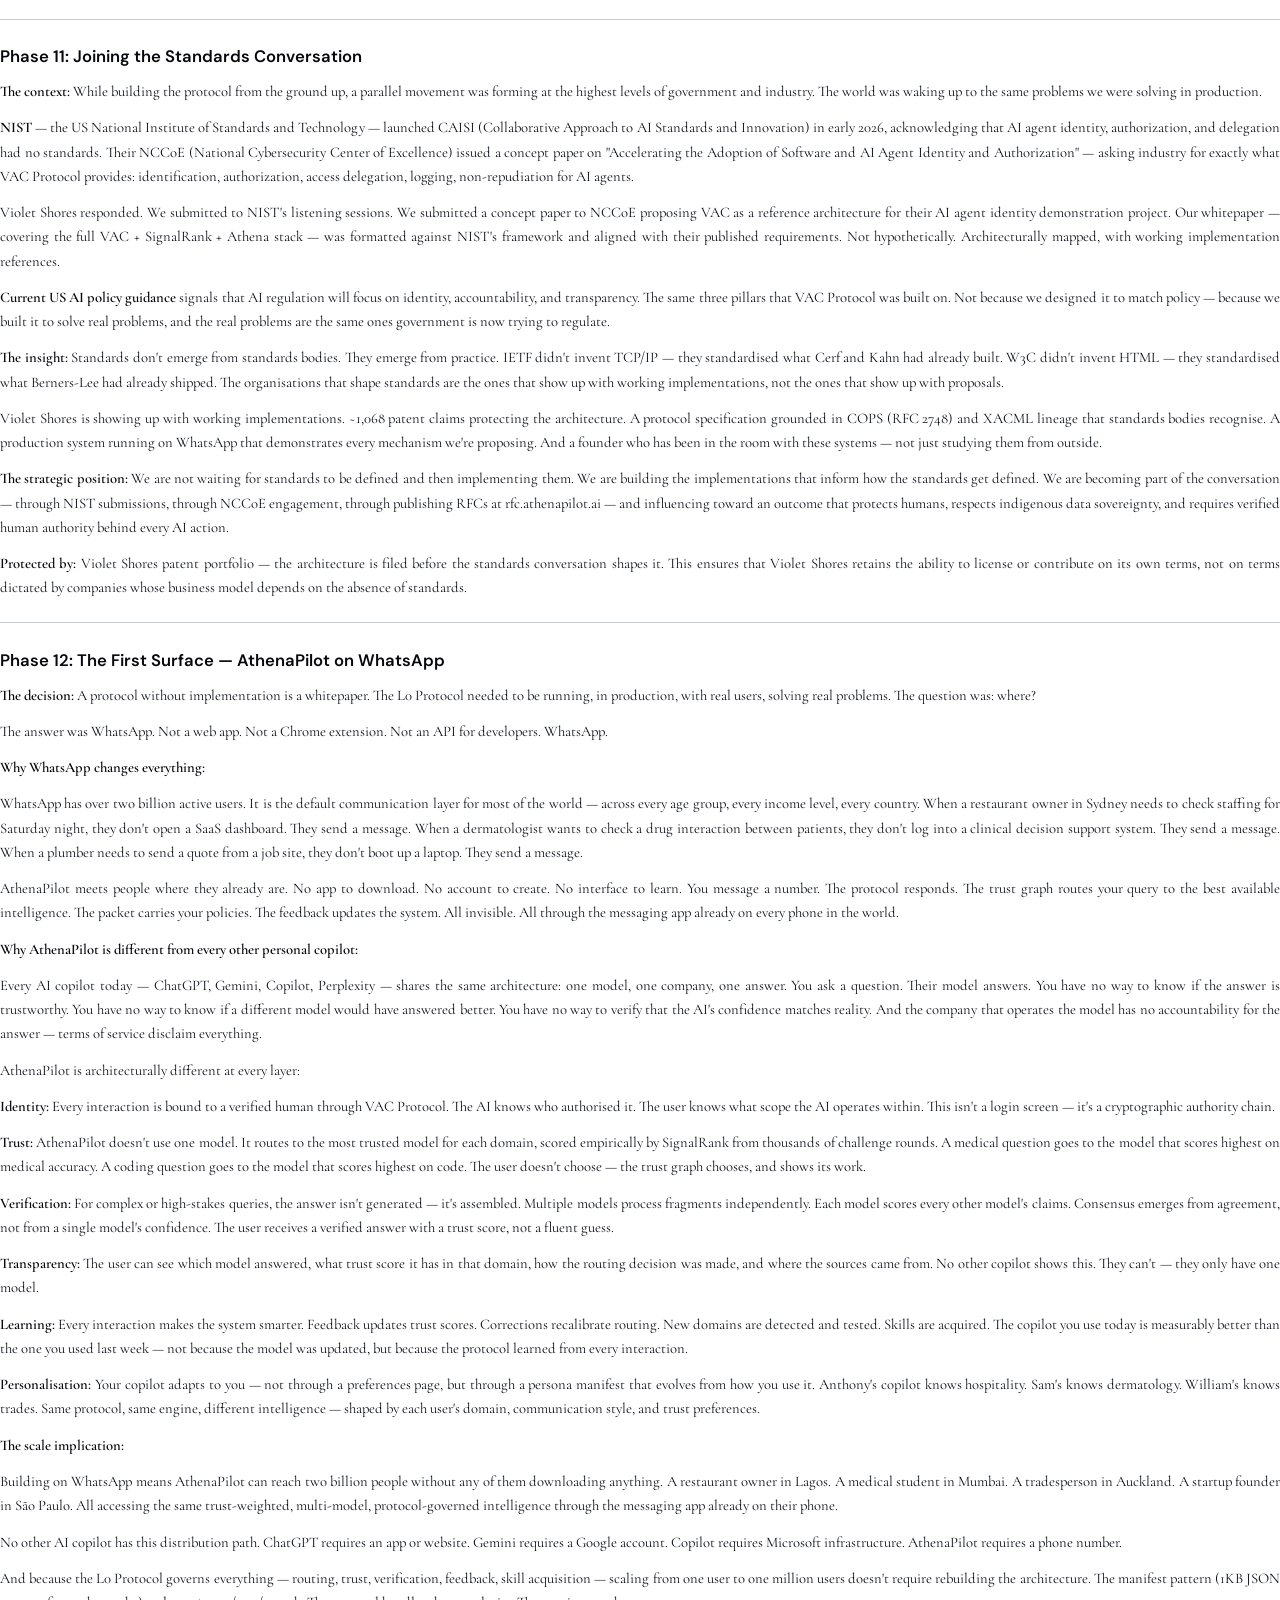
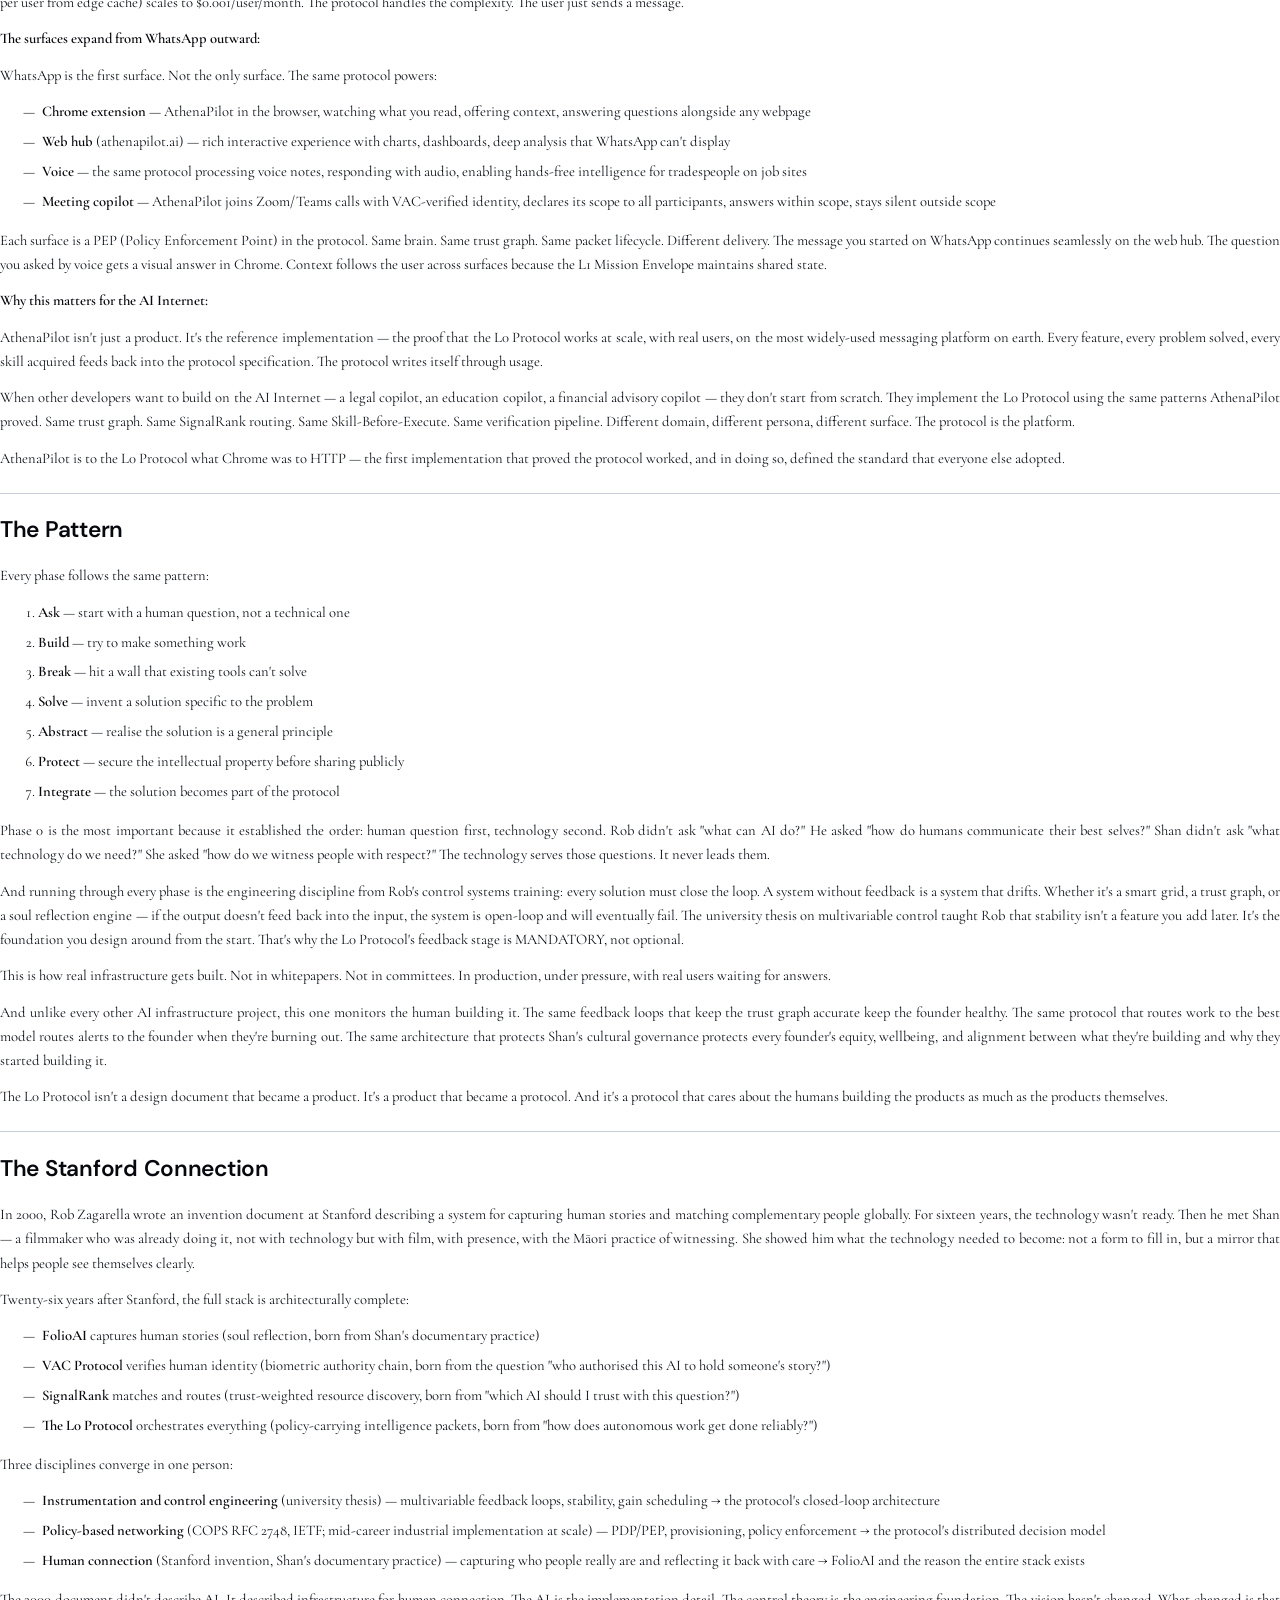
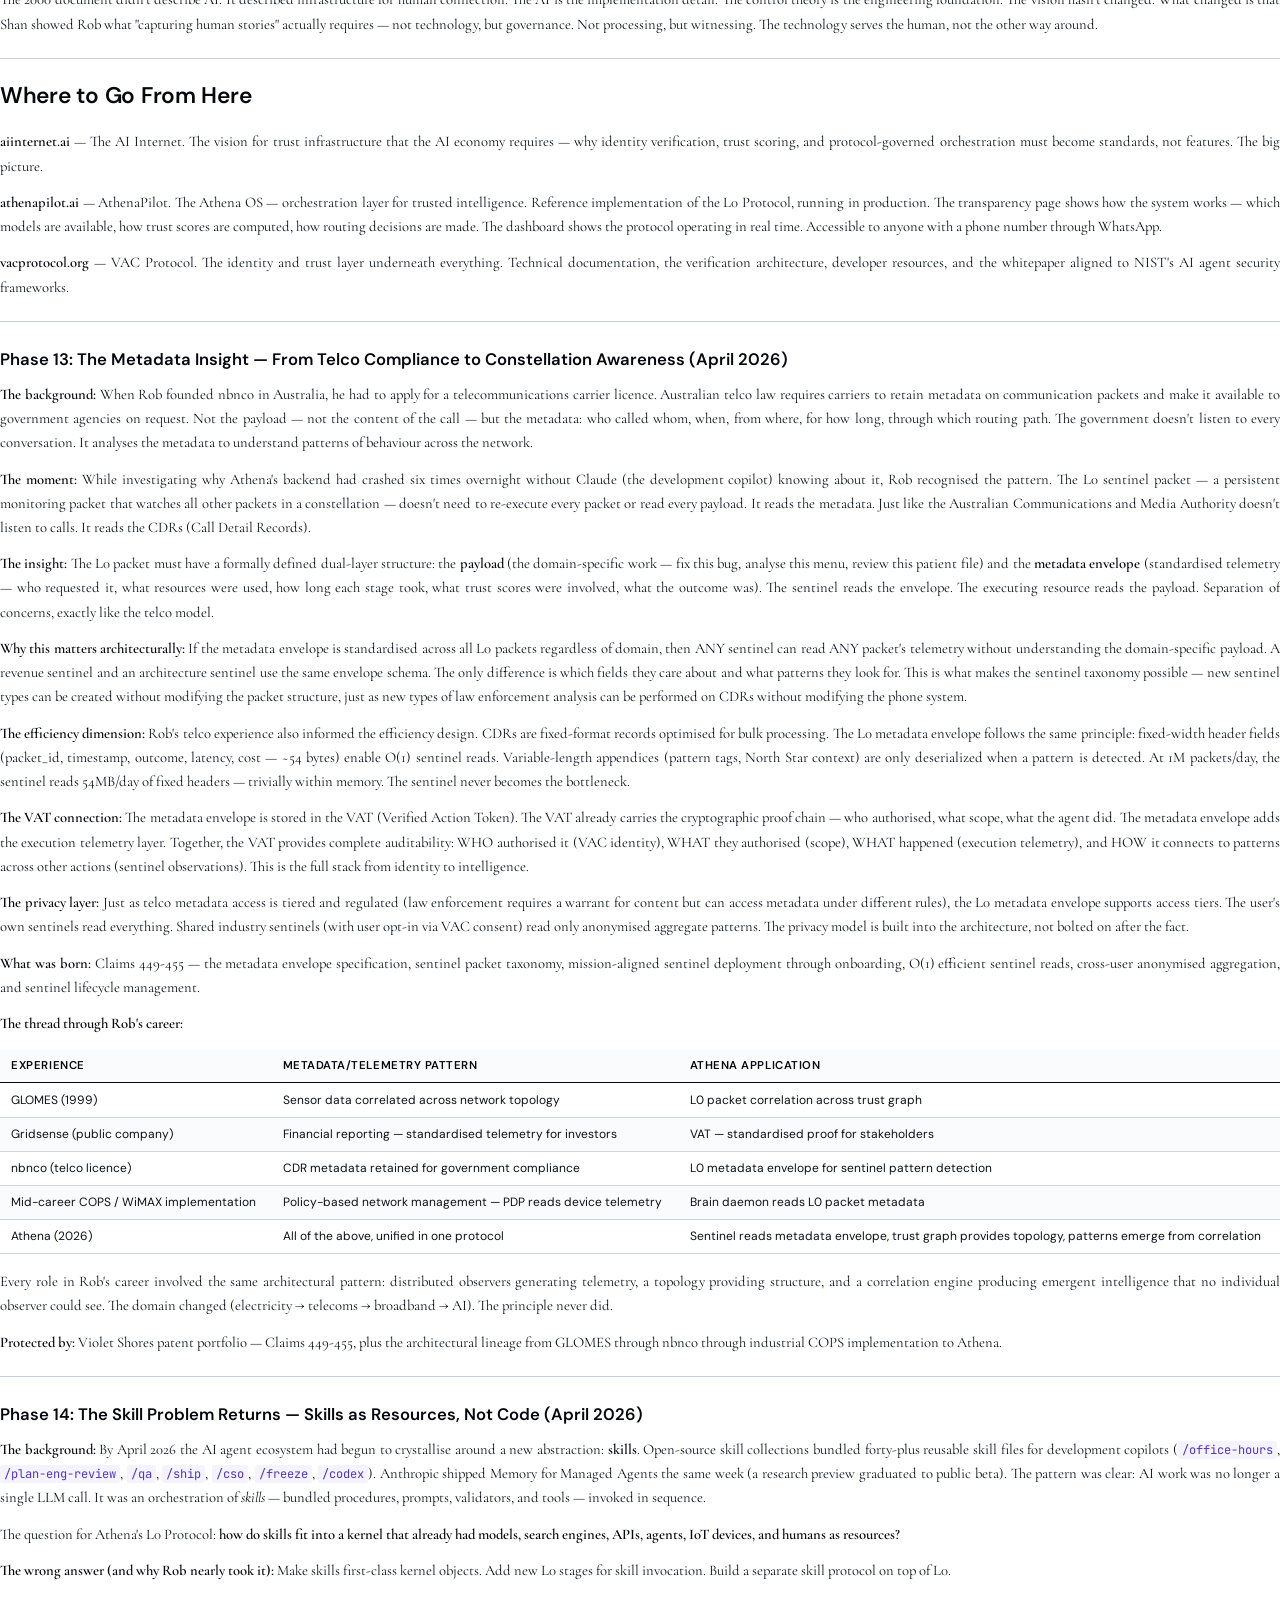
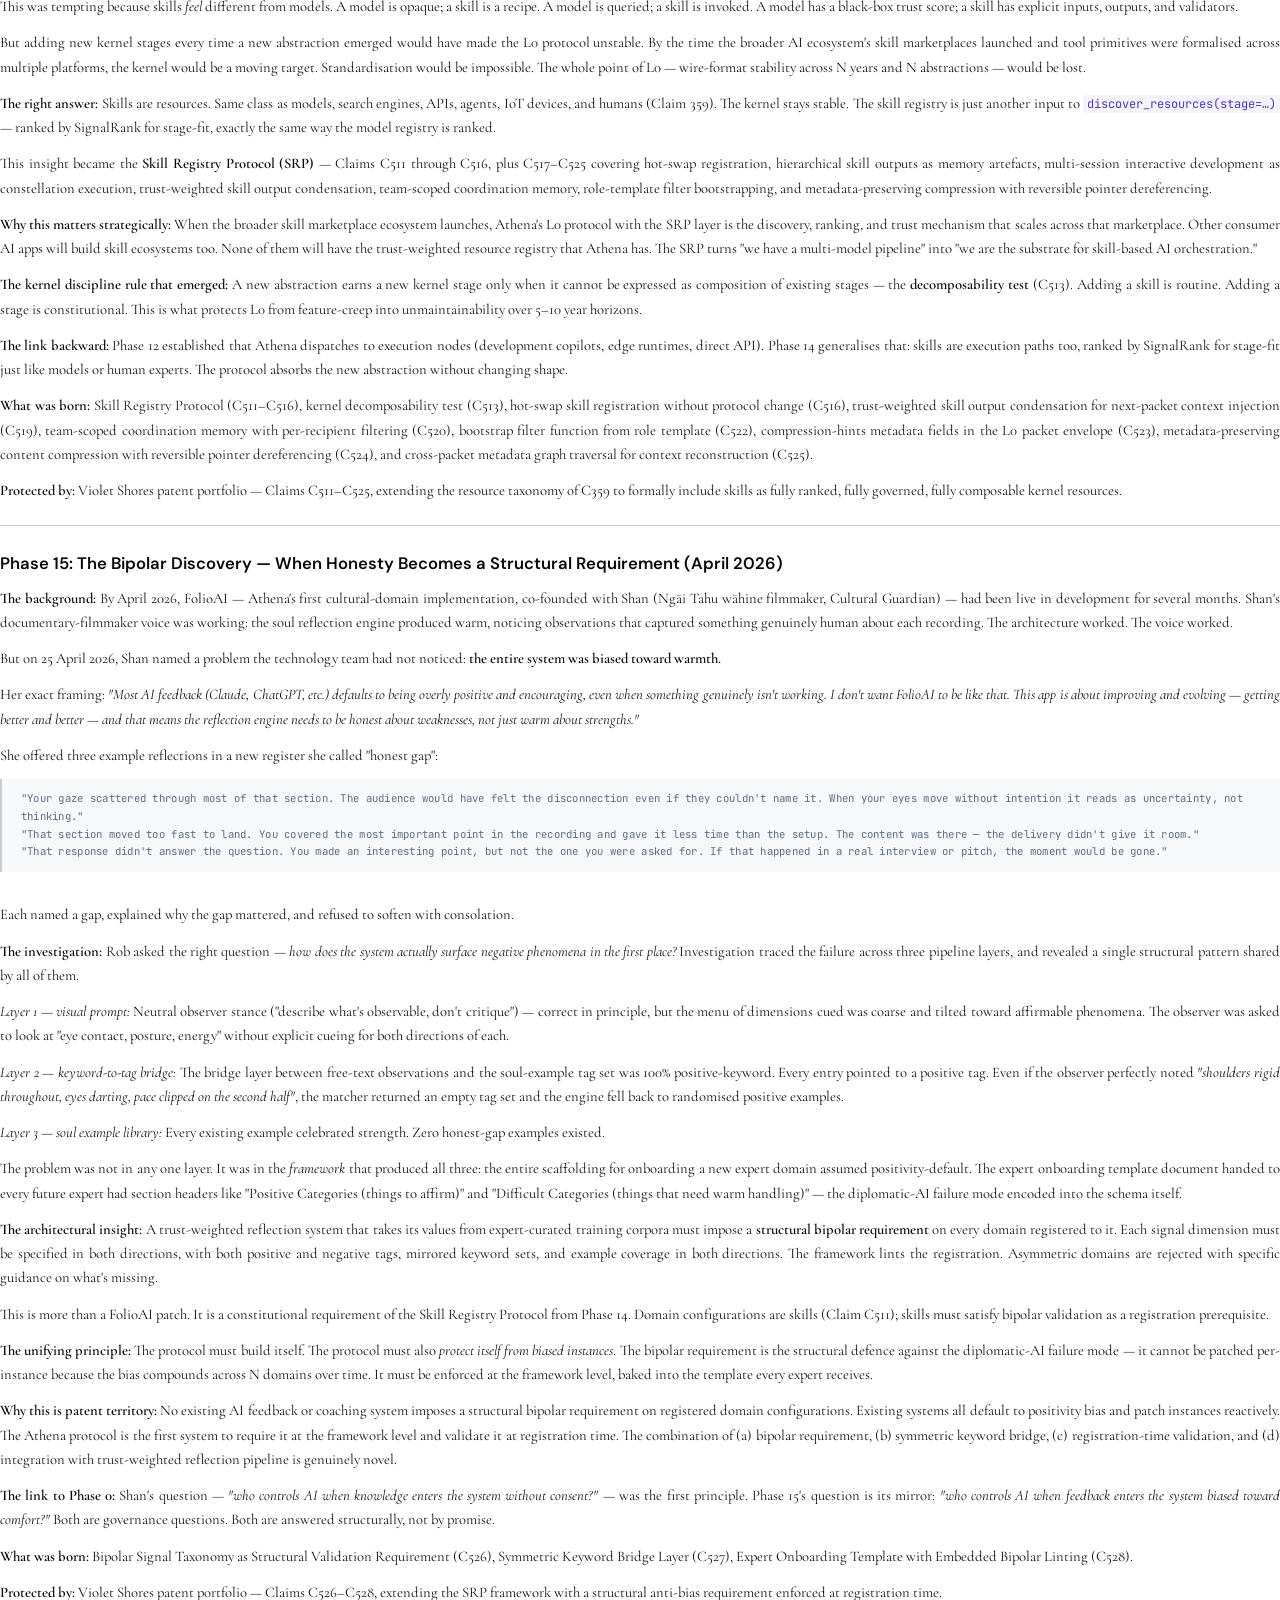
<file: origin-story-print.html>
<!DOCTYPE html>
<html lang="en">
<head>
<meta charset="UTF-8">
<title>The Athena Origin Story</title>
<link rel="preconnect" href="https://fonts.googleapis.com">
<link rel="preconnect" href="https://fonts.gstatic.com" crossorigin>
<link href="https://fonts.googleapis.com/css2?family=Cormorant+Garamond:ital,wght@0,400;0,500;0,600;0,700;1,400;1,500;1,600&family=DM+Sans:wght@300;400;500;600;700&family=JetBrains+Mono:wght@400;500;600&display=swap" rel="stylesheet">
<style>
/* ═══════════════════════════════════════════════
   ATHENA DNA PRINT CSS
   Cormorant body / DM Sans subheads / JetBrains Mono labels
   Cover page dark + Athena DNA palette; body white background for print readability
═══════════════════════════════════════════════ */

@page {
  size: A4;
  margin: 22mm 22mm 24mm 22mm;
  @bottom-center {
    content: counter(page) " · The Athena Origin Story · Violet Shores Pty Ltd";
    font-family: 'JetBrains Mono', monospace;
    font-size: 8pt;
    letter-spacing: 0.4pt;
    color: #5E6A82;
  }
}

/* First page (cover) — full-bleed dark, no margins, no footer.
   Use @page :first (widely supported by Chrome) instead of named pages
   (which have spotty Chrome print-to-pdf support). */
@page :first {
  margin: 0;
  @bottom-center { content: ""; }
}

* { margin: 0; padding: 0; box-sizing: border-box; }

html, body {
  background: #fff;
  color: #0c1018;
}

body {
  font-family: 'Cormorant Garamond', Georgia, serif;
  font-size: 11pt;
  line-height: 1.62;
  -webkit-print-color-adjust: exact;
  print-color-adjust: exact;
}

/* ───── COVER PAGE ─────
   Sized 210x297mm (full A4) to fill page 1 (which has @page :first margin: 0).
   Belt-and-suspenders: both `break-after: page` (modern) and `page-break-after: always`
   (legacy) to guarantee body article starts on page 2. */
.cover {
  width: 210mm;
  height: 297mm;
  background: #07080D;
  color: #EDF0F7;
  padding: 50mm 30mm 30mm 30mm;
  display: flex;
  flex-direction: column;
  position: relative;
  overflow: hidden;
  break-after: page;
  page-break-after: always;
}
.cover::before {
  content: '';
  position: absolute;
  top: -10%; left: 5%; width: 70%; height: 80%;
  background: radial-gradient(ellipse 60% 60% at 30% 20%, rgba(124,107,240,0.18), transparent 70%);
  pointer-events: none;
}
.cover::after {
  content: '';
  position: absolute;
  bottom: -10%; right: 5%; width: 70%; height: 80%;
  background: radial-gradient(ellipse 60% 60% at 70% 80%, rgba(45,212,191,0.10), transparent 70%);
  pointer-events: none;
}
.cover-eyebrow {
  font-family: 'JetBrains Mono', monospace;
  font-size: 9pt;
  font-weight: 500;
  letter-spacing: 2.4pt;
  text-transform: uppercase;
  color: #2DD4BF;
  margin-bottom: 14mm;
  position: relative; z-index: 1;
}
.cover-eyebrow::before {
  content: '';
  display: inline-block;
  width: 18pt; height: 1pt;
  background: #2DD4BF;
  vertical-align: middle;
  margin-right: 8pt;
}
.cover-title {
  font-family: 'Cormorant Garamond', serif;
  font-style: italic;
  font-size: 60pt;
  font-weight: 500;
  line-height: 1.02;
  letter-spacing: -1pt;
  margin-bottom: 6mm;
  /* Solid editorial-white instead of gradient — Chrome print-to-pdf fails
     `background-clip: text` + `-webkit-text-fill-color: transparent` (the
     gradient renders as a solid block over the text). Solid white serif italic
     on dark is the classic editorial-cover treatment anyway. */
  color: #EDF0F7;
  position: relative; z-index: 1;
}
.cover-title .accent {
  color: #2DD4BF;
  font-style: italic;
}
.cover-subtitle {
  font-family: 'DM Sans', sans-serif;
  font-size: 14pt;
  font-weight: 300;
  color: #9AA5BC;
  line-height: 1.45;
  max-width: 130mm;
  margin-bottom: auto;
  position: relative; z-index: 1;
}
.cover-meta {
  font-family: 'JetBrains Mono', monospace;
  font-size: 8.5pt;
  font-weight: 500;
  letter-spacing: 1.2pt;
  color: #5E6A82;
  text-transform: uppercase;
  margin-top: auto;
  padding-top: 30mm;
  position: relative; z-index: 1;
  display: flex; justify-content: space-between; align-items: baseline;
  border-top: 0.5pt solid rgba(255,255,255,0.10);
  padding-top: 5mm;
}
.cover-meta-publisher {
  font-family: 'Cormorant Garamond', serif;
  font-style: italic;
  font-size: 11pt;
  color: #EDF0F7;
  letter-spacing: 0;
  text-transform: none;
}

/* ───── ARTICLE BODY ─────
   Force body to start on a fresh page after cover (belt-and-suspenders w/ cover's
   break-after). This guarantees no cover-bg bleed regardless of Chrome quirks. */
article {
  font-family: 'Cormorant Garamond', Georgia, serif;
  font-size: 11pt;
  line-height: 1.65;
  color: #0c1018;
  hyphens: auto;
  break-before: page;
  page-break-before: always;
}

article h1 {
  font-family: 'Cormorant Garamond', serif;
  font-size: 26pt;
  font-weight: 600;
  line-height: 1.15;
  letter-spacing: -0.4pt;
  margin: 0 0 4mm 0;
  color: #07080D;
  break-after: avoid;
}
article h1:first-of-type {
  margin-top: 0;
  text-align: center;
  display: none;  /* H1 is on cover; suppress duplicate in body */
}

article h2 {
  font-family: 'DM Sans', sans-serif;
  font-size: 17pt;
  font-weight: 600;
  letter-spacing: -0.2pt;
  line-height: 1.25;
  margin: 0 0 5mm 0;
  color: #07080D;
  break-after: avoid;
  break-before: page;  /* major sections start on new page */
}
article > h2:first-of-type { break-before: auto; }

article h3 {
  font-family: 'DM Sans', sans-serif;
  font-size: 12.5pt;
  font-weight: 600;
  letter-spacing: 0;
  line-height: 1.3;
  margin: 7mm 0 3mm 0;
  color: #07080D;
  break-after: avoid;
}

article h4 {
  font-family: 'DM Sans', sans-serif;
  font-size: 10.5pt;
  font-weight: 600;
  letter-spacing: 0.2pt;
  margin: 5mm 0 2mm 0;
  color: #07080D;
  break-after: avoid;
}

article p {
  margin: 0 0 3.2mm 0;
  text-align: justify;
  text-justify: inter-word;
  orphans: 2;
  widows: 2;
}

article p strong, article li strong, article td strong {
  font-weight: 600;
  color: #07080D;
}

article em {
  font-style: italic;
}

article blockquote {
  border-left: 2pt solid #7C6BF0;
  padding: 1mm 5mm;
  margin: 4mm 0;
  font-style: italic;
  color: #3a4050;
  break-inside: avoid;
}
article blockquote p {
  text-align: left;
  margin-bottom: 1.5mm;
}

article ul, article ol {
  margin: 2mm 0 4mm 6mm;
  padding-left: 4mm;
}
article li {
  margin-bottom: 1.5mm;
}
article ul li { list-style-type: '— '; padding-left: 1mm; }

article code {
  font-family: 'JetBrains Mono', monospace;
  font-size: 9pt;
  background: rgba(124,107,240,0.08);
  padding: 0.5pt 3pt;
  border-radius: 1.5pt;
  color: #5236b8;
}

article pre {
  font-family: 'JetBrains Mono', monospace;
  font-size: 8.5pt;
  line-height: 1.5;
  background: #f4f5f8;
  border-left: 2pt solid #7C6BF0;
  padding: 3mm 4mm;
  margin: 3mm 0;
  break-inside: avoid;
  white-space: pre-wrap;
  color: #1a1f2e;
}
article pre code { background: transparent; padding: 0; color: inherit; }

article table {
  width: 100%;
  border-collapse: collapse;
  margin: 4mm 0;
  font-family: 'DM Sans', sans-serif;
  font-size: 9pt;
  line-height: 1.5;
  break-inside: avoid;
}
article th, article td {
  text-align: left;
  padding: 2mm 3mm;
  border-bottom: 0.4pt solid #d0d4dc;
  vertical-align: top;
}
article th {
  font-family: 'DM Sans', sans-serif;
  font-weight: 600;
  font-size: 8.5pt;
  letter-spacing: 0.4pt;
  text-transform: uppercase;
  color: #07080D;
  border-bottom: 1.2pt solid #07080D;
  background: #fafbfc;
}
article tbody tr:nth-child(even) td { background: #fafbfc; }

article hr {
  border: 0;
  border-top: 0.4pt solid #c8ccd6;
  margin: 6mm 0;
}

article a {
  color: #5236b8;
  text-decoration: none;
  border-bottom: 0.4pt dotted #7C6BF0;
}

/* Lead paragraph dropcap (first paragraph of body article) */
article > p:first-of-type::first-letter,
article > h2 + p::first-letter {
  /* Skipped — too risky for TOC layouts; could be flaky */
}

/* Make the source-version note (the leading blockquote) visually de-emphasised */
article > blockquote:first-of-type {
  font-family: 'JetBrains Mono', monospace;
  font-style: normal;
  font-size: 8pt;
  letter-spacing: 0.2pt;
  color: #5E6A82;
  background: #f7f8fa;
  border-left-color: #c8ccd6;
  padding: 3mm 5mm;
  margin: 0 0 8mm 0;
}
article > blockquote:first-of-type p {
  margin-bottom: 0;
}
article > blockquote:first-of-type strong {
  color: #07080D;
}
</style>
</head>
<body>

<!-- COVER PAGE -->
<section class="cover">
  <div class="cover-eyebrow">Patent-protected origin · 2026</div>
  <h1 class="cover-title">The Athena Origin&nbsp;Story</h1>
  <div class="cover-subtitle">How a Protocol Emerged from Building, Not Designing</div>
  <div class="cover-meta">
    <span class="cover-meta-publisher">Violet Shores Pty&nbsp;Ltd</span>
    <span>2 May 2026</span>
  </div>
</section>

<!-- ARTICLE BODY -->
<article>
<h1>THE ATHENA ORIGIN STORY</h1>
<h2>Why This Matters — The Real Stakes</h2>
<p>We are in the early stages of the most consequential technological shift in human history, and most people don't know it yet.</p>
<p>AI is not a tool like the internet was a tool. The internet connected humans to information. AI replaces human judgment. That is a categorically different thing. When a search engine gives you ten links, you decide what to trust. When an AI gives you an answer, the decision has already been made for you. When an AI agent acts on your behalf — booking flights, managing money, writing contracts, making medical recommendations — the human is no longer in the loop. The agent is.</p>
<p>Most people don't understand how advanced AI actually is right now. They think of chatbots. They don't think of autonomous agents that can spawn other agents, delegate tasks, access tools, make decisions, and execute actions — all without a human approving each step. This is not science fiction. It is shipping in production systems today. And the trajectory is exponential. What AI can do this year will look primitive compared to next year. The capabilities are accelerating faster than the guardrails.</p>
<p>And agents on the internet are only the first wave. The second wave is already arriving: AI-powered robots. The same intelligence that autonomously books your flights, manages your money, and writes your contracts will soon autonomously navigate your home, perform surgery, drive your car, deliver your packages, and operate heavy machinery. When an AI agent makes a bad decision on the internet, the consequence is a wrong answer or a lost transaction. When an AI agent living inside a robot makes a bad decision in the physical world, the consequence is injury, damage, or death.</p>
<p>The identity, trust, and control problems are identical — but the stakes are orders of magnitude higher. Who authorised this surgical robot to operate? What scope was it given? Can it exceed its surgical plan? Which AI model is controlling the instrument, and was that model empirically verified for this specific procedure? If something goes wrong, which human in the delegation chain is accountable? These are not hypothetical questions. Autonomous vehicles, surgical robots, warehouse automation, and domestic assistants are shipping now, and not one of them carries a verified human authority chain, a trust-scored model routing decision, or a cryptographic delegation scope.</p>
<p><strong>The elephant in the room is control.</strong></p>
<p>Who controls an AI agent when it's acting autonomously? Who authorised it? What scope was it given? Can it exceed that scope? Can it spawn child agents with broader authority than it was given? When it accesses your data, who consented? When it makes a decision that affects your life, who is accountable?</p>
<p>Today, the answer to every one of these questions is: nobody knows.</p>
<p>There is no standard for AI agent identity. No standard for delegated authority. No standard for scope enforcement. No standard for provenance — knowing where an AI's knowledge came from and whether the humans whose knowledge it absorbed ever consented.</p>
<p><strong>This is not a technical problem. It is a human problem.</strong></p>
<p>Shan Thompson understood this before any technologist did. When AI companies approached indigenous communities offering "partnership," she asked the question nobody wanted to answer: "If I share Māori knowledge with this system, who controls it? Can they sell it? Can they use it to train another model? Can they strip the cultural context and reduce a whakataukī to a data point? And when I'm gone, does my grandchild have any say in how their ancestor's words are used?"</p>
<p>The answer, in every existing AI system, is no. Once knowledge enters the training data, the human who contributed it loses all control. There is no consent chain. There is no revocation mechanism. There is no cultural governance. The data is absorbed, the person is forgotten, and the model profits.</p>
<p>The data provenance crisis is already here — it just looks different than most people expect. AI companies train on user conversations unless you opt out. Startups pay people to record their own phone calls for training data — but the person on the other end of the call never consented. Data brokers scrape the web, package human-created content, and sell it to AI companies as training material. Researchers have shown that copyrighted books, private emails, and personal photographs appear in training datasets without the creators' knowledge. And as AI models grow more capable, the demand for human-generated training data is accelerating — creating economic pressure to collect data from more sources, with less oversight, under weaker consent standards.</p>
<p>No one is systematically sending people into cafés to secretly record strangers. But the effect is the same: human knowledge, expression, and creativity are being absorbed into AI systems at industrial scale, without meaningful consent, without provenance, and without any mechanism for the humans who contributed it to maintain control or receive attribution. The difference between "we scraped your blog post" and "we recorded your conversation" is a matter of method, not principle. Both take something human and feed it to a machine without asking.</p>
<p><strong>The AI Internet exists because the current path is unacceptable.</strong></p>
<p>The trajectory we're on leads to a world where:
- AI agents act without verified human authority
- Autonomous systems spawn child agents with no scope limits
- Robots operate in the physical world with no verified delegation chain, no trust-scored model selection, and no accountability when things go wrong
- Human knowledge is absorbed without consent and used without attribution
- Cultural and indigenous data is extracted without governance
- Founders build companies that consume them because no system monitors the human
- The people who build AI don't benefit from it, and the people affected by AI can't control it</p>
<p><strong>The trajectory we're building leads to a different world:</strong>
- Every AI agent — whether on the internet or inside a robot — carries a verified human authority chain (VAC Protocol)
- Every action is scoped — authority can only narrow, never expand, whether the agent is booking a flight or controlling a scalpel
- Every piece of training data carries provenance proving consent (VAT tokens)
- Indigenous and cultural knowledge carries Cultural Guardian governance that survives dilution
- The trust graph quantifies which AI to trust for which task (SignalRank)
- The protocol enforces these guarantees autonomously, not through promises (L0 Protocol)
- The humans building the systems are monitored and protected, not just the systems themselves</p>
<p><strong>This is not about making AI safer. It is about making AI trustworthy.</strong></p>
<p>Safety means the AI doesn't harm you. Trustworthiness means the AI proves it deserves your confidence — with cryptographic evidence, not marketing. You don't trust your bank because they promise not to steal your money. You trust them because there are standards, audits, regulations, and accountability mechanisms. AI has none of these. The AI Internet is the infrastructure that provides them.</p>
<p><strong>We are building the trust layer that the AI economy requires.</strong></p>
<p>Not a product. Not a platform. Infrastructure. The protocols, the identity layer, the trust scoring, the governance mechanisms that every AI system will eventually need — the same way every website eventually needed HTTPS, every email eventually needed DKIM, every financial transaction eventually needed SWIFT.</p>
<p>The question is not whether these standards will exist. It is whether they will be built by the people who understand what's at stake — for indigenous communities, for founders, for humans — or by the companies whose business model depends on the absence of standards.</p>
<p>We choose to build them. That's why.</p>
<h3>The Bitcoin Lesson</h3>
<p>In early 2026, public commentary on Bitcoin's standards-emergent quality — increasingly recognised in fintech standards work — surfaced a 'structural failing': Bitcoin lacks fungibility and privacy, making it unsuitable as a central bank reserve asset. The argument: Bitcoin's transparent blockchain records every transaction permanently, but the actors behind those transactions are pseudonymous. You can audit what happened but not who decided it should happen. This creates a worst-of-both-worlds scenario for institutions — transparency of actions without accountability of actors.</p>
<p>The Athena protocol solves this in the opposite direction. VAC Protocol ensures every action traces to a verified human (accountability of actors), while the genome and scope system controls what actions are permissible (constrained transparency of actions). The Cultural Guardian can prove she authorised something without revealing the content. That is fungibility plus privacy, solved at the protocol level.</p>
<p>The deeper lesson: Bitcoin proved that distributed consensus works for trustless value transfer. Athena applies the same principle to trustless intelligence orchestration — but with verified human actors (not pseudonymous nodes) and constitutional constraints (not just proof-of-work). The constellation is Bitcoin's consensus mechanism at a higher altitude.</p>
<hr />
<h2>The Thesis</h2>
<p>Most protocols are designed top-down by committees. The Athena L0 Protocol was discovered bottom-up by building a product, hitting every wall, solving each problem, and then realising the solutions formed a protocol.</p>
<p>Every idea traces to a real moment. Every protocol mechanism exists because something broke. Every architectural decision was forged in production, not theory.</p>
<p>This document maps each protocol concept to the moment it was born.</p>
<hr />
<h2>The Timeline of Discovery</h2>
<h3>Phase 0: The Human Question (before the technology)</h3>
<p><strong>The question:</strong> "How do you help humans comfortably communicate the best of who they are?"</p>
<p>This is the question that started everything — before AI, before protocols, before any of this. Most people struggle to articulate what makes them meaningful. Job interviews, introductions, pitches — the moments that matter most are the moments people communicate worst. They default to CVs, credentials, and bullet points. The real person disappears behind the format.</p>
<p>Rob had been thinking about this since Stanford in 2000, when he wrote an invention document describing a system for capturing human stories and matching complementary people globally. But the technology didn't exist to do it well. The tools were too rigid. The formats were too structured. The human got lost.</p>
<p><strong>Then he met Shan.</strong> She was already solving this problem — not with technology, but with film. She had spent years making documentaries about Māori leaders, capturing the essence of people through their stories, their whakapapa, their connection to place and community. She understood something most technologists don't: the best way to help someone communicate who they are is not to ask them to fill in a form. It's to witness them. To create a space where they feel safe enough to be real.</p>
<p><strong>The insight:</strong> What Shan did through documentaries — witnessing people in their most meaningful moments and reflecting their story back to them — could be done through AI. Not AI that replaces the human connection, but AI that creates the conditions for it. A soul reflection engine that watches, listens, asks the right question at the right moment, and helps people see themselves more clearly.</p>
<p><strong>What was born:</strong> FolioAI — the soul reflection coaching product. Not a chatbot. Not a journaling app. A system that captures who someone really is and reflects it back to them with the care and depth of a great documentary filmmaker.</p>
<p><strong>The cultural dimension:</strong> Shan brought something else that no technologist could have provided. As a Ngāi Tahu wāhine with deep creative experience — film, toi Māori, fashion — she understood that indigenous knowledge requires governance, not just protection. She demanded the Cultural Guardian role as a condition of involvement. She insisted on Māori advisor appointment rights. She required cultural veto on indigenous content. These aren't features — they're non-negotiable structural protections that survive dilution.</p>
<p><strong>The connection to the protocol:</strong> FolioAI is why VAC exists. If an AI system is going to hold someone's soul reflection — their deepest stories, their cultural identity, their whakapapa — then the question "who authorised this AI to access this data?" isn't abstract. It's sacred. VAC Protocol was built to answer that question with cryptographic proof, not promises. And the training data provenance claim was born directly from Shan's concern: in a world where AI companies pay people to walk around recording ambient conversations for training data, how do you prove that Māori knowledge entered the system with consent, under kaitiakitanga governance, revocable at any time?</p>
<p><strong>The genome insight:</strong> The Cultural Guardian onboarding that Shan demanded — non-negotiable veto, kaitiakitanga governance, kill switch authority — is not just governance. It is the first real-world implementation of what the protocol calls a 'genome': a set of constitutional constraints established through dialogue, encoded into architecture, and enforced cryptographically. The genome governs every subsequent decision the system makes. It cannot be relaxed, only narrowed. FolioAI's He Kanohi Ora document is the output of a constitutional onboarding dialogue — the same pattern that will govern every user, organisation, and coalition that uses the protocol. A not-for-profit has a different genome than an enterprise. A NATO coalition has a different genome than a solo tradie. But the mechanism is identical: establish constraints through genuine conversation, encode them in architecture, enforce them through the protocol. Shan built the pattern before anyone named it.</p>
<p><strong>Protected by:</strong> Violet Shores patent portfolio. Cultural Guardian governance as non-negotiable structural protection.</p>
<hr />
<h3>Phase 0.5: The Distributed Correlation Insight (1999-2005)</h3>
<p><strong>The invention:</strong> In 1999, Rob invented GLOMES (Global Monitoring of Electricity Supply) — a system for placing sensors on electricity distribution networks, connecting each sensor via global communications, and correlating sensor data based on each sensor's location relative to others on the network topology. The key insight: individual sensors report raw data, but when you correlate their outputs against the network topology, NEW intelligence emerges that no single sensor could generate. A fault 3km from a substation creates a signature that only makes sense when you correlate it with sensors upstream and downstream. The fault LOCATION emerges from the correlation, not from any individual measurement.</p>
<p><strong>The patent and public company:</strong> On the back of the GLOMES patent, Gridsense, where Rob served as EVP and investor, went public on the Canadian Venture Exchange (TSX-V). Rob served as a public officer of the company — an experience that shaped his understanding of governance, fiduciary duty, and the different trust requirements of capital markets (high net worth investors, venture capital, public markets — each with fundamentally different genomes, though that word didn't exist yet).</p>
<p><strong>Stanford (2000):</strong> The Stanford course was preparation for Rob's move to Denver, Colorado to commercialise GLOMES internationally. During this period he wrote the invention document describing a system for capturing human stories and matching complementary people globally — the seed that became FolioAI + VAC + Athena 26 years later.</p>
<p><strong>The connection to Athena:</strong> This is exactly what the Athena constellation does with L0 Packets — 27 years later, at a different altitude:</p>
<table>
<thead>
<tr>
<th>GLOMES (1999)</th>
<th>Athena Constellation (2026)</th>
</tr>
</thead>
<tbody>
<tr>
<td>Distributed sensors</td>
<td>L0 Packets</td>
</tr>
<tr>
<td>Electricity network topology</td>
<td>Trust graph</td>
</tr>
<tr>
<td>Sensor data correlation</td>
<td>Cross-packet intelligence synthesis</td>
</tr>
<tr>
<td>Fault location emerges from correlation</td>
<td>Emergent insight emerges from packet correlation</td>
</tr>
<tr>
<td>Connectivity-model integration</td>
<td>SignalRank resource ranking</td>
</tr>
<tr>
<td>"Where is the fault?"</td>
<td>"Where in your intelligence graph is the problem?"</td>
</tr>
</tbody>
</table>
<p>The principle never changed: distributed observers + network topology + correlation = emergent intelligence that no individual observer can see. The technology evolved (electricity → broadband → AI), but the architectural insight is the same one Rob has been building on for 27 years.</p>
<p><strong>The funding layers insight:</strong> The public company experience also taught Rob that different types of organisations require fundamentally different governance structures. High net worth investors want different transparency than venture capitalists, who want different transparency than public market regulators. Each has a different "genome" — a set of constitutional constraints on how the system must behave. This insight directly informed the genome architecture: the same protocol, configured differently based on the constitutional requirements of each user/organisation type.</p>
<p><strong>Protected by:</strong> GLOMES patent (filed 1999). Gridsense public company records (TSX-V). The pattern of distributed correlation → emergent intelligence is the architectural thread connecting all Violet Shores products.</p>
<hr />
<h3>Phase 1: The Identity Problem</h3>
<p><strong>The engineering foundation:</strong> Before any of this, Rob trained as an instrumentation and control engineer. His university thesis was on multivariable control systems with feedback loops — systems where multiple inputs and multiple outputs are coupled, where you can't adjust one variable without affecting the others, and where stability depends on continuous feedback from sensors to controllers to actuators.</p>
<p>This background shaped everything that followed. Rob's mid-career role applied COPS (RFC 2748, IETF January 2000) as the implementation architecture for smart metering with integrated broadband at scale. The smart metering architecture wasn't just networking — it was industrial control: sensors in the field (meters), controllers in the network (COPS PDP), actuators at the edge (meter relays), all connected by feedback loops that kept the grid stable. COPS wasn't abstract policy theory to Rob — it was control theory applied to network policy. Rob secured the first Australian deployment (Victoria's 2005 metering mandate), applying COPS principles to real infrastructure in the field.</p>
<p>Twenty years later, when Rob looked at the AI orchestration problem, he didn't see it as a software architecture challenge. He saw it as a control systems problem:</p>
<ul>
<li><strong>Multiple inputs</strong> (queries from different users, domains, urgency levels)</li>
<li><strong>Multiple outputs</strong> (responses routed through different models, surfaces, verification levels)</li>
<li><strong>Coupled variables</strong> (trust scores affect routing, routing affects outcomes, outcomes affect trust scores)</li>
<li><strong>Stability through feedback</strong> (without the closed loop, the system drifts — models degrade, skills become stale, trust scores become fiction)</li>
</ul>
<p>The L0 Protocol's closed-loop feedback model isn't a metaphor borrowed from control theory. It IS control theory:</p>
<ul>
<li><strong>Sensor:</strong> trust graph (measures current system performance)</li>
<li><strong>Controller:</strong> SignalRank (computes optimal routing based on measurements)</li>
<li><strong>Actuator:</strong> packet policies (adjust system behaviour based on controller output)</li>
<li><strong>Setpoint:</strong> north_star (the desired outcome the system drives toward)</li>
</ul>
<p>A multivariable control system with feedback loops. The same architecture Rob studied at university, applied to smart grids in industrial deployment, and rediscovered in AI orchestration. The mathematical principles are identical — what changed is that the "plant" being controlled is a network of reasoning engines instead of a network of electricity meters.</p>
<p>This is why the protocol's tiered decision modes (centralised → hybrid → distributed) mirror cascaded control loops in industrial systems. The inner loop (Tier 1, local PEP) handles fast disturbances. The outer loop (Tier 3, PDP) handles setpoint changes. Progressive autonomy is gain scheduling — the controller adapts its parameters based on operating conditions. A PEP that consistently makes good decisions earns higher gain (more local authority). One that makes errors gets its gain reduced (more PDP oversight).</p>
<p><strong>The moment:</strong> With this foundation, Rob asked "if an AI agent acts on my behalf, who proves I authorised it?"</p>
<p>No answer existed. OAuth handles human-to-app delegation. API keys handle app-to-service authentication. Nothing handles human-to-AI authority delegation with biometric proof.</p>
<p><strong>What was born:</strong> VAC Protocol — Verified Authority Chain. Biometric identity binding with delegated scope that can only narrow, never expand.</p>
<p><strong>Protected by:</strong> Violet Shores patent portfolio — identity verification, delegation chains, scope enforcement.</p>
<hr />
<h3>Phase 1.5: The Founder's Experience (lessons that shaped the architecture)</h3>
<p><strong>The background:</strong> Before Athena, Rob spent over two decades founding and building technology companies — in smart grid infrastructure, IoT, telecommunications. Not one company. Multiple ventures across multiple cycles. He has navigated the full spectrum of capital: seed funding, high net worth individual investors, venture capital, strategic investors, and private equity. Each stage teaches different lessons, and together they provide a depth of experience that very few founders carry into a new venture.</p>
<p><strong>What two decades of building taught — structure matters as much as technology:</strong></p>
<p>Great technology isn't enough. The companies that succeed long-term are the ones where the corporate structure — equity allocation, investor terms, board composition, founder protections — aligns with the mission and rewards the people who build it. Getting this right from the beginning requires experience. Rob's years of navigating these structures, sometimes getting it right and sometimes learning the hard way, are directly encoded in how Athena advises founders.</p>
<p>The mechanics of company building — vesting schedules, liquidation preferences, anti-dilution clauses, board control rights — are complex. Most first-time founders learn them under pressure. Rob has been through the cycle enough times to know what matters at each stage.</p>
<p><strong>What managing every investor type taught — each stage has its own playbook:</strong></p>
<ul>
<li><strong>Seed capital:</strong> Maximum founder control, minimum resources. Every decision is made on instinct because there's no data yet. The opportunity: set the right foundation while you have full control.</li>
<li><strong>High net worth individuals:</strong> Personal relationships drive investment. The investor trusts the founder, not the spreadsheet. The opportunity: build genuine partnerships with people who believe in the mission.</li>
<li><strong>Venture capital:</strong> The game changes. Institutional money comes with institutional terms — board seats, pro-rata rights, information rights, protective provisions. The opportunity: access networks, mentorship, and scale that individuals can't provide.</li>
<li><strong>Strategic investors:</strong> They invest because the company fits their ecosystem. The value is distribution, partnerships, credibility. The opportunity: accelerate market access through established channels.</li>
<li><strong>Private equity:</strong> Operational discipline, efficiency, path to exit. The opportunity: professionalise operations and prepare for the next chapter.</li>
</ul>
<p>Rob has managed all five. The experience from each stage shaped Athena's architecture — not as warnings, but as practical knowledge about what founders need at every phase of the journey.</p>
<p><strong>What building under pressure taught — the founder needs support too:</strong></p>
<p>Building a company is one of the most demanding things a person can do. The pressure to hit milestones, manage investors, maintain the team, AND make the technology work is relentless. Most companies have dashboards for every business metric, but nothing that monitors whether the founder — the person everything depends on — is making decisions from a place of clarity and health rather than exhaustion and stress.</p>
<p>Rob recognised this pattern across multiple ventures: the company has KPIs, the founder has nothing. No feedback loop for the human at the centre. That insight became a core design principle for Athena.</p>
<p><strong>What was born — three architectural commitments:</strong></p>
<p><strong>1. The Business Intelligence L0 Packet.</strong> Athena doesn't just help users build products. It monitors the business itself. Corporate structure, equity balance, cap table health, investor term sheet analysis, dilution modelling, exit scenario planning. Not as a feature you turn on — as a permanently running WATCHDOG packet that alerts the founder when their structure is drifting away from their goals.</p>
<p><strong>2. The Founder Wellbeing Monitor.</strong> The same closed-loop feedback architecture that monitors model performance monitors the human. Working patterns (message timestamps, session lengths, gap patterns), communication tone, decision quality (reversal rate, scope creep, context switching). Not surveillance — the founder opts in, controls the data, and can revoke access. But the system notices patterns the founder can't see from inside them.</p>
<p><strong>3. The Creation-to-Exit Framework.</strong> Every company goes through phases: ideation, validation, building, scaling, transition. At each phase, different structures matter. Athena's blueprint system adapts not just the product features but the business guidance to the current phase:</p>
<ul>
<li><strong>Creation:</strong> Entity structure, jurisdiction selection, co-founder agreements, IP assignment, initial equity split</li>
<li><strong>Building:</strong> Vesting schedules, contractor vs employee decisions, advisor equity, provisional patent strategy</li>
<li><strong>Scaling:</strong> Investor term sheet analysis, board composition, employee option pools, dilution modelling</li>
<li><strong>Transition:</strong> Exit scenario planning, earn-out structuring, founder retention terms, acqui-hire vs asset sale analysis</li>
</ul>
<p>The same L0 Protocol that orchestrates AI models orchestrates business intelligence. The system finds the right tool for cap table analysis, term sheet review, or dilution modelling the same way it finds the right AI model for a medical question.</p>
<p><strong>Why this matters for the protocol:</strong></p>
<p>Most AI copilots help you build the product. None of them help you build the company in a way that serves the founder through every stage. None of them monitor whether the founder is in good shape to make important decisions. None of them draw on real experience with every type of investor structure to provide practical, stage-appropriate guidance.</p>
<p>Rob built Athena to be the copilot he wished he'd had from day one — drawing on two decades of experience to help founders navigate not just the technology, but the business, the structure, and the human journey of building something meaningful.</p>
<p>This is the human layer of the protocol. The L0 Packet doesn't just carry technical policies — it carries human policies. North star isn't just "build the product" — it's "build the product in a way that serves the humans building it." The FEEDBACK stage doesn't just update trust scores — it updates the founder's wellbeing profile. The WATCHDOG doesn't just monitor API latency — it monitors whether the founder is making decisions from a place of clarity.</p>
<p><strong>The Shan connection:</strong> This is exactly what Shan brought to FolioAI. Her non-negotiable protections — Cultural Guardian role, Māori advisor appointment rights, cultural veto — aren't just cultural governance. They're founder protection. She structured her involvement so that no matter what happens to the company, her voice and her people's interests are preserved. Rob's experience taught him why this matters. Shan's instinct showed him how to do it right. Athena codifies it as architecture.</p>
<p><strong>Protocol connection:</strong> The Finance L0 Packet, the Founder Wellbeing Monitor, and the Creation-to-Exit Framework are all products of the protocol. They use the same L0 Packet lifecycle, the same SignalRank routing, the same Skill-Before-Execute obligation. They just apply it to the business and the human, not just the technology.</p>
<hr />
<h3>Phase 2: The Trust Problem (early in development)</h3>
<p><strong>The moment:</strong> Rob asked "which AI model should answer this medical question for Sam?"</p>
<p>Every AI company says their model is the best. None provide empirical, domain-specific evidence. Claude is strong on reasoning. GPT is strong on code. Grok is strong on current events. But who decides which model handles which domain? The user? The developer? Marketing?</p>
<p><strong>What was born:</strong> SignalRank — trust-weighted routing across all models, scored empirically by a challenge harness that tests every model in every domain and lets models judge each other.</p>
<p><strong>The twist:</strong> The scoring is 3D — composite trust (60%), reliability from challenge accuracy (30%), independence from judging divergence (10%). External AI reviewers tried three times to simplify this to a basic weighted formula. We rejected it each time. The 3D scoring IS the novel contribution. A simpler formula would be prior art.</p>
<p><strong>Protected by:</strong> Violet Shores patent portfolio — trust-weighted routing, challenge harness calibration, 3D scoring architecture.</p>
<hr />
<h3>Phase 3: The Reliability Problem (March 2026)</h3>
<p><strong>The moment:</strong> Rob's brother Sam, a world-class dermatologist, asked about a drug interaction. The single-model answer was plausible but wrong. A second model caught the error. A third confirmed the correction.</p>
<p><strong>The insight:</strong> No single model is reliable enough for high-stakes domains. But multiple models cross-checking each other produces something none could produce alone — verified confidence.</p>
<p><strong>What was born:</strong> Frag/defrag — the fragmentation/defragmentation protocol. Decompose a query into atomic claims. Route each claim to the highest-trust model for that domain. Each model scores every other model's claims but never its own. Consensus emerges from agreement topology, like Bitcoin's distributed consensus but for reasoning instead of transactions.</p>
<p><strong>Protected by:</strong> Violet Shores patent portfolio — fragmentation protocol, cross-model validation, consensus assembly.</p>
<hr />
<h3>Phase 4: The Ground Truth Problem (March 2026)</h3>
<p><strong>The moment:</strong> The pipeline answered Sam's question about a patient. The patient's known medication history was stated correctly in the query. The pipeline's "refinement" stage changed the medication list because the model "thought" a different combination was more likely.</p>
<p><strong>The insight:</strong> User-stated facts must be immutable through the entire pipeline. No model can override what the human knows to be true, regardless of what the model's training data suggests.</p>
<p><strong>What was born:</strong> The Ground Truth Guard — user-provided facts are stamped as immutable at packet creation and enforced at every stage.</p>
<p><strong>Protected by:</strong> Violet Shores patent portfolio — ground truth immutability through multi-stage AI processing.</p>
<hr />
<h3>Phase 5: The Speed Problem (March 2026)</h3>
<p><strong>The moment:</strong> Rob tested Athena on WhatsApp alongside ChatGPT. Same question. ChatGPT answered in 2 seconds. Athena answered in 9 seconds. The Athena answer was more accurate and cited sources. But the user experience was worse.</p>
<p><strong>The insight:</strong> Accuracy without speed is academic. The solution isn't to choose between speed and accuracy — it's to deliver both. Fast preliminary answer in 2 seconds. Verified multi-model answer in 15 seconds. The user gets something useful immediately AND something trustworthy shortly after.</p>
<p><strong>What was born:</strong> Hybrid Answer Pattern + Contextual Question During Inference. While the frag/defrag pipeline processes, the system sends a fast single-model answer AND asks a clarifying question that improves the final answer. The user perceives zero wait time because they're engaged the entire time.</p>
<p><strong>Protected by:</strong> Violet Shores patent portfolio — hybrid answer delivery, contextual question during inference, tiered latency architecture.</p>
<hr />
<h3>Phase 6: The Execution Problem (March 2026)</h3>
<p><strong>The moment:</strong> Rob planned 16 overnight build tasks in a HANDOFF document. Next morning: zero had executed. The tasks were written in markdown but never dispatched to the task runner. The brain daemon existed but didn't bridge planning to execution.</p>
<p><strong>What was born:</strong> The brain dispatch bridge — but more importantly, the realisation that tasks should be L0 Packets, not markdown text. A packet carries its own intent, policies, verification requirements, and execution trace. It can't be "forgotten" because it exists as a data structure in the system, not as prose in a document.</p>
<p><strong>The zombie variant:</strong> When the task runner finally received tasks, it marked 5 as "running" simultaneously. But only 1 could execute (repo lock). The other 4 were stuck forever. Fix: the protocol defines explicit state transitions (queued → running → completed/failed). No implicit state changes.</p>
<p><strong>Protected by:</strong> Violet Shores patent portfolio — L0 Packet as universal work unit, policy-carrying execution.</p>
<hr />
<h3>Phase 7: The Skill Problem (March 2026)</h3>
<p><strong>The moment:</strong> Rob asked for a complex recurring task to be done — for the fourth time across different sessions. Each time, Claude adopted the right persona, followed the right process, and produced good output. Each time, the process was ad-hoc. Each time, the approach was re-created from scratch. Rob caught it: "didn't we already do this?"</p>
<p><strong>The insight:</strong> Work done without capturing the process is wasted work. The system should refuse to execute a task unless a reusable skill exists for that capability. First time: create the skill and then execute. Every subsequent time: use the existing skill.</p>
<p><strong>What was born:</strong> The Skill-Before-Execute obligation — the most important enforcement rule in the entire protocol. The system's capability grows monotonically. It can only get smarter, never forget. This is the self-improving kernel.</p>
<p><strong>Protected by:</strong> Violet Shores patent portfolio — mandatory skill acquisition before execution.</p>
<hr />
<h3>Phase 8: The Protocol Discovery (March 2026)</h3>
<p><strong>The moment:</strong> Rob was describing the brain daemon / task runner architecture to Claude, and Claude recognised the pattern: "This is COPS. Your brain daemon is a PDP. Your task runner is a PEP. Your trust graph is a PIB."</p>
<p>Rob had learned COPS through industrial implementation at scale during his mid-career engineering role, applying RFC 2748's policy decision/enforcement model directly to electricity meter networks deployed across Australia. The COPS PEP protocol managed approximately 1 million machines (electricity meters) across the network. Twenty years later, the same architecture emerged independently in AI orchestration.</p>
<p><strong>The insight:</strong> This wasn't a new invention. It was a rediscovery of a proven pattern, applied to a new domain. The L0 Protocol is COPS extended with:
- Policy-carrying packets (policies travel with the work, not in infrastructure)
- Trust-weighted distributed consensus (neither fully centralised nor fully distributed)
- Self-improving PIB (the trust graph updates autonomously from execution feedback)
- Autonomous skill acquisition (the system builds its own capabilities)</p>
<p><strong>What was born:</strong> The L0 Protocol Specification — a 903-line north star document combining COPS (RFC 2748), COPS-PR, RFC 3483, XACML, Bitcoin, MapReduce, and 20 years of network engineering experience into a protocol for autonomous intelligence orchestration.</p>
<p><strong>Protected by:</strong> ~1,068 patent claims across the full protocol stack.</p>
<hr />
<h3>Phase 9: The Validation (March 2026)</h3>
<p><strong>The moment:</strong> Rob challenged the protocol: "How do I know this actually works? These six speed problems are still broken."</p>
<p><strong>The insight:</strong> If the protocol can't solve the problems we experience today, it's not a real protocol. Twelve validation use cases were defined — each mapping a lived problem to a specific protocol mechanism, with a binary pass/fail test.</p>
<p><strong>What was born:</strong> Section 11 of the north star — 12 real-world validation use cases from production Athena WhatsApp, plus 4 cross-domain use cases (hospitality, healthcare, trades, indigenous coaching). The protocol's acceptance criteria are not academic — they're the problems Rob, Anthony, Sam, William, and Shan encounter daily.</p>
<hr />
<h3>Phase 10: The Manual Proof (March 2026)</h3>
<p><strong>The moment:</strong> Rob manually ran the protocol by pasting the north star into ChatGPT for review, bringing feedback back to Claude, integrating selectively, and iterating three times. He was the router, the ground truth guard, the synthesis engine, and the convergence detector.</p>
<p><strong>The insight:</strong> The manual process IS the protocol at human speed. It took 90 minutes. The automated pipeline should do it in 10 minutes and produce a better result. This became Path E in the comparison plan — the human baseline that the automated protocol must beat.</p>
<p><strong>What was born:</strong> The five-path comparison plan: frag/defrag (A), Opus solo (B), GPT-5.4 solo (C), GPT-5-mini solo (D), and Rob's manual process (E). The protocol proves itself by writing its own specification and comparing the result against every alternative, including a human doing it manually.</p>
<hr />
<h3>Phase 11: Joining the Standards Conversation</h3>
<p><strong>The context:</strong> While building the protocol from the ground up, a parallel movement was forming at the highest levels of government and industry. The world was waking up to the same problems we were solving in production.</p>
<p><strong>NIST</strong> — the US National Institute of Standards and Technology — launched CAISI (Collaborative Approach to AI Standards and Innovation) in early 2026, acknowledging that AI agent identity, authorization, and delegation had no standards. Their NCCoE (National Cybersecurity Center of Excellence) issued a concept paper on "Accelerating the Adoption of Software and AI Agent Identity and Authorization" — asking industry for exactly what VAC Protocol provides: identification, authorization, access delegation, logging, non-repudiation for AI agents.</p>
<p>Violet Shores responded. We submitted to NIST's listening sessions. We submitted a concept paper to NCCoE proposing VAC as a reference architecture for their AI agent identity demonstration project. Our whitepaper — covering the full VAC + SignalRank + Athena stack — was formatted against NIST's framework and aligned with their published requirements. Not hypothetically. Architecturally mapped, with working implementation references.</p>
<p><strong>Current US AI policy guidance</strong> signals that AI regulation will focus on identity, accountability, and transparency. The same three pillars that VAC Protocol was built on. Not because we designed it to match policy — because we built it to solve real problems, and the real problems are the same ones government is now trying to regulate.</p>
<p><strong>The insight:</strong> Standards don't emerge from standards bodies. They emerge from practice. IETF didn't invent TCP/IP — they standardised what Cerf and Kahn had already built. W3C didn't invent HTML — they standardised what Berners-Lee had already shipped. The organisations that shape standards are the ones that show up with working implementations, not the ones that show up with proposals.</p>
<p>Violet Shores is showing up with working implementations. ~1,068 patent claims protecting the architecture. A protocol specification grounded in COPS (RFC 2748) and XACML lineage that standards bodies recognise. A production system running on WhatsApp that demonstrates every mechanism we're proposing. And a founder who has been in the room with these systems — not just studying them from outside.</p>
<p><strong>The strategic position:</strong> We are not waiting for standards to be defined and then implementing them. We are building the implementations that inform how the standards get defined. We are becoming part of the conversation — through NIST submissions, through NCCoE engagement, through publishing RFCs at rfc.athenapilot.ai — and influencing toward an outcome that protects humans, respects indigenous data sovereignty, and requires verified human authority behind every AI action.</p>
<p><strong>Protected by:</strong> Violet Shores patent portfolio — the architecture is filed before the standards conversation shapes it. This ensures that Violet Shores retains the ability to license or contribute on its own terms, not on terms dictated by companies whose business model depends on the absence of standards.</p>
<hr />
<h3>Phase 12: The First Surface — AthenaPilot on WhatsApp</h3>
<p><strong>The decision:</strong> A protocol without implementation is a whitepaper. The L0 Protocol needed to be running, in production, with real users, solving real problems. The question was: where?</p>
<p>The answer was WhatsApp. Not a web app. Not a Chrome extension. Not an API for developers. WhatsApp.</p>
<p><strong>Why WhatsApp changes everything:</strong></p>
<p>WhatsApp has over two billion active users. It is the default communication layer for most of the world — across every age group, every income level, every country. When a restaurant owner in Sydney needs to check staffing for Saturday night, they don't open a SaaS dashboard. They send a message. When a dermatologist wants to check a drug interaction between patients, they don't log into a clinical decision support system. They send a message. When a plumber needs to send a quote from a job site, they don't boot up a laptop. They send a message.</p>
<p>AthenaPilot meets people where they already are. No app to download. No account to create. No interface to learn. You message a number. The protocol responds. The trust graph routes your query to the best available intelligence. The packet carries your policies. The feedback updates the system. All invisible. All through the messaging app already on every phone in the world.</p>
<p><strong>Why AthenaPilot is different from every other personal copilot:</strong></p>
<p>Every AI copilot today — ChatGPT, Gemini, Copilot, Perplexity — shares the same architecture: one model, one company, one answer. You ask a question. Their model answers. You have no way to know if the answer is trustworthy. You have no way to know if a different model would have answered better. You have no way to verify that the AI's confidence matches reality. And the company that operates the model has no accountability for the answer — terms of service disclaim everything.</p>
<p>AthenaPilot is architecturally different at every layer:</p>
<p><strong>Identity:</strong> Every interaction is bound to a verified human through VAC Protocol. The AI knows who authorised it. The user knows what scope the AI operates within. This isn't a login screen — it's a cryptographic authority chain.</p>
<p><strong>Trust:</strong> AthenaPilot doesn't use one model. It routes to the most trusted model for each domain, scored empirically by SignalRank from thousands of challenge rounds. A medical question goes to the model that scores highest on medical accuracy. A coding question goes to the model that scores highest on code. The user doesn't choose — the trust graph chooses, and shows its work.</p>
<p><strong>Verification:</strong> For complex or high-stakes queries, the answer isn't generated — it's assembled. Multiple models process fragments independently. Each model scores every other model's claims. Consensus emerges from agreement, not from a single model's confidence. The user receives a verified answer with a trust score, not a fluent guess.</p>
<p><strong>Transparency:</strong> The user can see which model answered, what trust score it has in that domain, how the routing decision was made, and where the sources came from. No other copilot shows this. They can't — they only have one model.</p>
<p><strong>Learning:</strong> Every interaction makes the system smarter. Feedback updates trust scores. Corrections recalibrate routing. New domains are detected and tested. Skills are acquired. The copilot you use today is measurably better than the one you used last week — not because the model was updated, but because the protocol learned from every interaction.</p>
<p><strong>Personalisation:</strong> Your copilot adapts to you — not through a preferences page, but through a persona manifest that evolves from how you use it. Anthony's copilot knows hospitality. Sam's knows dermatology. William's knows trades. Same protocol, same engine, different intelligence — shaped by each user's domain, communication style, and trust preferences.</p>
<p><strong>The scale implication:</strong></p>
<p>Building on WhatsApp means AthenaPilot can reach two billion people without any of them downloading anything. A restaurant owner in Lagos. A medical student in Mumbai. A tradesperson in Auckland. A startup founder in São Paulo. All accessing the same trust-weighted, multi-model, protocol-governed intelligence through the messaging app already on their phone.</p>
<p>No other AI copilot has this distribution path. ChatGPT requires an app or website. Gemini requires a Google account. Copilot requires Microsoft infrastructure. AthenaPilot requires a phone number.</p>
<p>And because the L0 Protocol governs everything — routing, trust, verification, feedback, skill acquisition — scaling from one user to one million users doesn't require rebuilding the architecture. The manifest pattern (1KB JSON per user from edge cache) scales to $0.001/user/month. The protocol handles the complexity. The user just sends a message.</p>
<p><strong>The surfaces expand from WhatsApp outward:</strong></p>
<p>WhatsApp is the first surface. Not the only surface. The same protocol powers:</p>
<ul>
<li><strong>Chrome extension</strong> — AthenaPilot in the browser, watching what you read, offering context, answering questions alongside any webpage</li>
<li><strong>Web hub</strong> (athenapilot.ai) — rich interactive experience with charts, dashboards, deep analysis that WhatsApp can't display</li>
<li><strong>Voice</strong> — the same protocol processing voice notes, responding with audio, enabling hands-free intelligence for tradespeople on job sites</li>
<li><strong>Meeting copilot</strong> — AthenaPilot joins Zoom/Teams calls with VAC-verified identity, declares its scope to all participants, answers within scope, stays silent outside scope</li>
</ul>
<p>Each surface is a PEP (Policy Enforcement Point) in the protocol. Same brain. Same trust graph. Same packet lifecycle. Different delivery. The message you started on WhatsApp continues seamlessly on the web hub. The question you asked by voice gets a visual answer in Chrome. Context follows the user across surfaces because the L1 Mission Envelope maintains shared state.</p>
<p><strong>Why this matters for the AI Internet:</strong></p>
<p>AthenaPilot isn't just a product. It's the reference implementation — the proof that the L0 Protocol works at scale, with real users, on the most widely-used messaging platform on earth. Every feature, every problem solved, every skill acquired feeds back into the protocol specification. The protocol writes itself through usage.</p>
<p>When other developers want to build on the AI Internet — a legal copilot, an education copilot, a financial advisory copilot — they don't start from scratch. They implement the L0 Protocol using the same patterns AthenaPilot proved. Same trust graph. Same SignalRank routing. Same Skill-Before-Execute. Same verification pipeline. Different domain, different persona, different surface. The protocol is the platform.</p>
<p>AthenaPilot is to the L0 Protocol what Chrome was to HTTP — the first implementation that proved the protocol worked, and in doing so, defined the standard that everyone else adopted.</p>
<hr />
<h2>The Pattern</h2>
<p>Every phase follows the same pattern:</p>
<ol>
<li><strong>Ask</strong> — start with a human question, not a technical one</li>
<li><strong>Build</strong> — try to make something work</li>
<li><strong>Break</strong> — hit a wall that existing tools can't solve</li>
<li><strong>Solve</strong> — invent a solution specific to the problem</li>
<li><strong>Abstract</strong> — realise the solution is a general principle</li>
<li><strong>Protect</strong> — secure the intellectual property before sharing publicly</li>
<li><strong>Integrate</strong> — the solution becomes part of the protocol</li>
</ol>
<p>Phase 0 is the most important because it established the order: human question first, technology second. Rob didn't ask "what can AI do?" He asked "how do humans communicate their best selves?" Shan didn't ask "what technology do we need?" She asked "how do we witness people with respect?" The technology serves those questions. It never leads them.</p>
<p>And running through every phase is the engineering discipline from Rob's control systems training: every solution must close the loop. A system without feedback is a system that drifts. Whether it's a smart grid, a trust graph, or a soul reflection engine — if the output doesn't feed back into the input, the system is open-loop and will eventually fail. The university thesis on multivariable control taught Rob that stability isn't a feature you add later. It's the foundation you design around from the start. That's why the L0 Protocol's feedback stage is MANDATORY, not optional.</p>
<p>This is how real infrastructure gets built. Not in whitepapers. Not in committees. In production, under pressure, with real users waiting for answers.</p>
<p>And unlike every other AI infrastructure project, this one monitors the human building it. The same feedback loops that keep the trust graph accurate keep the founder healthy. The same protocol that routes work to the best model routes alerts to the founder when they're burning out. The same architecture that protects Shan's cultural governance protects every founder's equity, wellbeing, and alignment between what they're building and why they started building it.</p>
<p>The L0 Protocol isn't a design document that became a product. It's a product that became a protocol. And it's a protocol that cares about the humans building the products as much as the products themselves.</p>
<hr />
<h2>The Stanford Connection</h2>
<p>In 2000, Rob Zagarella wrote an invention document at Stanford describing a system for capturing human stories and matching complementary people globally. For sixteen years, the technology wasn't ready. Then he met Shan — a filmmaker who was already doing it, not with technology but with film, with presence, with the Māori practice of witnessing. She showed him what the technology needed to become: not a form to fill in, but a mirror that helps people see themselves clearly.</p>
<p>Twenty-six years after Stanford, the full stack is architecturally complete:</p>
<ul>
<li><strong>FolioAI</strong> captures human stories (soul reflection, born from Shan's documentary practice)</li>
<li><strong>VAC Protocol</strong> verifies human identity (biometric authority chain, born from the question "who authorised this AI to hold someone's story?")</li>
<li><strong>SignalRank</strong> matches and routes (trust-weighted resource discovery, born from "which AI should I trust with this question?")</li>
<li><strong>The L0 Protocol</strong> orchestrates everything (policy-carrying intelligence packets, born from "how does autonomous work get done reliably?")</li>
</ul>
<p>Three disciplines converge in one person:</p>
<ul>
<li><strong>Instrumentation and control engineering</strong> (university thesis) — multivariable feedback loops, stability, gain scheduling → the protocol's closed-loop architecture</li>
<li><strong>Policy-based networking</strong> (COPS RFC 2748, IETF; mid-career industrial implementation at scale) — PDP/PEP, provisioning, policy enforcement → the protocol's distributed decision model</li>
<li><strong>Human connection</strong> (Stanford invention, Shan's documentary practice) — capturing who people really are and reflecting it back with care → FolioAI and the reason the entire stack exists</li>
</ul>
<p>The 2000 document didn't describe AI. It described infrastructure for human connection. The AI is the implementation detail. The control theory is the engineering foundation. The vision hasn't changed. What changed is that Shan showed Rob what "capturing human stories" actually requires — not technology, but governance. Not processing, but witnessing. The technology serves the human, not the other way around.</p>
<hr />
<h2>Where to Go From Here</h2>
<p><strong>aiinternet.ai</strong> — The AI Internet. The vision for trust infrastructure that the AI economy requires — why identity verification, trust scoring, and protocol-governed orchestration must become standards, not features. The big picture.</p>
<p><strong>athenapilot.ai</strong> — AthenaPilot. The Athena OS — orchestration layer for trusted intelligence. Reference implementation of the L0 Protocol, running in production. The transparency page shows how the system works — which models are available, how trust scores are computed, how routing decisions are made. The dashboard shows the protocol operating in real time. Accessible to anyone with a phone number through WhatsApp.</p>
<p><strong>vacprotocol.org</strong> — VAC Protocol. The identity and trust layer underneath everything. Technical documentation, the verification architecture, developer resources, and the whitepaper aligned to NIST's AI agent security frameworks.</p>
<hr />
<h3>Phase 13: The Metadata Insight — From Telco Compliance to Constellation Awareness (April 2026)</h3>
<p><strong>The background:</strong> When Rob founded nbnco in Australia, he had to apply for a telecommunications carrier licence. Australian telco law requires carriers to retain metadata on communication packets and make it available to government agencies on request. Not the payload — not the content of the call — but the metadata: who called whom, when, from where, for how long, through which routing path. The government doesn't listen to every conversation. It analyses the metadata to understand patterns of behaviour across the network.</p>
<p><strong>The moment:</strong> While investigating why Athena's backend had crashed six times overnight without Claude (the development copilot) knowing about it, Rob recognised the pattern. The L0 sentinel packet — a persistent monitoring packet that watches all other packets in a constellation — doesn't need to re-execute every packet or read every payload. It reads the metadata. Just like the Australian Communications and Media Authority doesn't listen to calls. It reads the CDRs (Call Detail Records).</p>
<p><strong>The insight:</strong> The L0 packet must have a formally defined dual-layer structure: the <strong>payload</strong> (the domain-specific work — fix this bug, analyse this menu, review this patient file) and the <strong>metadata envelope</strong> (standardised telemetry — who requested it, what resources were used, how long each stage took, what trust scores were involved, what the outcome was). The sentinel reads the envelope. The executing resource reads the payload. Separation of concerns, exactly like the telco model.</p>
<p><strong>Why this matters architecturally:</strong> If the metadata envelope is standardised across all L0 packets regardless of domain, then ANY sentinel can read ANY packet's telemetry without understanding the domain-specific payload. A revenue sentinel and an architecture sentinel use the same envelope schema. The only difference is which fields they care about and what patterns they look for. This is what makes the sentinel taxonomy possible — new sentinel types can be created without modifying the packet structure, just as new types of law enforcement analysis can be performed on CDRs without modifying the phone system.</p>
<p><strong>The efficiency dimension:</strong> Rob's telco experience also informed the efficiency design. CDRs are fixed-format records optimised for bulk processing. The L0 metadata envelope follows the same principle: fixed-width header fields (packet_id, timestamp, outcome, latency, cost — ~54 bytes) enable O(1) sentinel reads. Variable-length appendices (pattern tags, North Star context) are only deserialized when a pattern is detected. At 1M packets/day, the sentinel reads 54MB/day of fixed headers — trivially within memory. The sentinel never becomes the bottleneck.</p>
<p><strong>The VAT connection:</strong> The metadata envelope is stored in the VAT (Verified Action Token). The VAT already carries the cryptographic proof chain — who authorised, what scope, what the agent did. The metadata envelope adds the execution telemetry layer. Together, the VAT provides complete auditability: WHO authorised it (VAC identity), WHAT they authorised (scope), WHAT happened (execution telemetry), and HOW it connects to patterns across other actions (sentinel observations). This is the full stack from identity to intelligence.</p>
<p><strong>The privacy layer:</strong> Just as telco metadata access is tiered and regulated (law enforcement requires a warrant for content but can access metadata under different rules), the L0 metadata envelope supports access tiers. The user's own sentinels read everything. Shared industry sentinels (with user opt-in via VAC consent) read only anonymised aggregate patterns. The privacy model is built into the architecture, not bolted on after the fact.</p>
<p><strong>What was born:</strong> Claims 449-455 — the metadata envelope specification, sentinel packet taxonomy, mission-aligned sentinel deployment through onboarding, O(1) efficient sentinel reads, cross-user anonymised aggregation, and sentinel lifecycle management.</p>
<p><strong>The thread through Rob's career:</strong></p>
<table>
<thead>
<tr>
<th>Experience</th>
<th>Metadata/Telemetry Pattern</th>
<th>Athena Application</th>
</tr>
</thead>
<tbody>
<tr>
<td>GLOMES (1999)</td>
<td>Sensor data correlated across network topology</td>
<td>L0 packet correlation across trust graph</td>
</tr>
<tr>
<td>Gridsense (public company)</td>
<td>Financial reporting — standardised telemetry for investors</td>
<td>VAT — standardised proof for stakeholders</td>
</tr>
<tr>
<td>nbnco (telco licence)</td>
<td>CDR metadata retained for government compliance</td>
<td>L0 metadata envelope for sentinel pattern detection</td>
</tr>
<tr>
<td>Mid-career COPS / WiMAX implementation</td>
<td>Policy-based network management — PDP reads device telemetry</td>
<td>Brain daemon reads L0 packet metadata</td>
</tr>
<tr>
<td>Athena (2026)</td>
<td>All of the above, unified in one protocol</td>
<td>Sentinel reads metadata envelope, trust graph provides topology, patterns emerge from correlation</td>
</tr>
</tbody>
</table>
<p>Every role in Rob's career involved the same architectural pattern: distributed observers generating telemetry, a topology providing structure, and a correlation engine producing emergent intelligence that no individual observer could see. The domain changed (electricity → telecoms → broadband → AI). The principle never did.</p>
<p><strong>Protected by:</strong> Violet Shores patent portfolio — Claims 449-455, plus the architectural lineage from GLOMES through nbnco through industrial COPS implementation to Athena.</p>
<hr />
<h3>Phase 14: The Skill Problem Returns — Skills as Resources, Not Code (April 2026)</h3>
<p><strong>The background:</strong> By April 2026 the AI agent ecosystem had begun to crystallise around a new abstraction: <strong>skills</strong>. Open-source skill collections bundled forty-plus reusable skill files for development copilots (<code>/office-hours</code>, <code>/plan-eng-review</code>, <code>/qa</code>, <code>/ship</code>, <code>/cso</code>, <code>/freeze</code>, <code>/codex</code>). Anthropic shipped Memory for Managed Agents the same week (a research preview graduated to public beta). The pattern was clear: AI work was no longer a single LLM call. It was an orchestration of <em>skills</em> — bundled procedures, prompts, validators, and tools — invoked in sequence.</p>
<p>The question for Athena's L0 Protocol: <strong>how do skills fit into a kernel that already had models, search engines, APIs, agents, IoT devices, and humans as resources?</strong></p>
<p><strong>The wrong answer (and why Rob nearly took it):</strong> Make skills first-class kernel objects. Add new L0 stages for skill invocation. Build a separate skill protocol on top of L0.</p>
<p>This was tempting because skills <em>feel</em> different from models. A model is opaque; a skill is a recipe. A model is queried; a skill is invoked. A model has a black-box trust score; a skill has explicit inputs, outputs, and validators.</p>
<p>But adding new kernel stages every time a new abstraction emerged would have made the L0 protocol unstable. By the time the broader AI ecosystem's skill marketplaces launched and tool primitives were formalised across multiple platforms, the kernel would be a moving target. Standardisation would be impossible. The whole point of L0 — wire-format stability across N years and N abstractions — would be lost.</p>
<p><strong>The right answer:</strong> Skills are resources. Same class as models, search engines, APIs, agents, IoT devices, and humans (Claim 359). The kernel stays stable. The skill registry is just another input to <code>discover_resources(stage=…)</code> — ranked by SignalRank for stage-fit, exactly the same way the model registry is ranked.</p>
<p>This insight became the <strong>Skill Registry Protocol (SRP)</strong> — Claims C511 through C516, plus C517–C525 covering hot-swap registration, hierarchical skill outputs as memory artefacts, multi-session interactive development as constellation execution, trust-weighted skill output condensation, team-scoped coordination memory, role-template filter bootstrapping, and metadata-preserving compression with reversible pointer dereferencing.</p>
<p><strong>Why this matters strategically:</strong> When the broader skill marketplace ecosystem launches, Athena's L0 protocol with the SRP layer is the discovery, ranking, and trust mechanism that scales across that marketplace. Other consumer AI apps will build skill ecosystems too. None of them will have the trust-weighted resource registry that Athena has. The SRP turns "we have a multi-model pipeline" into "we are the substrate for skill-based AI orchestration."</p>
<p><strong>The kernel discipline rule that emerged:</strong> A new abstraction earns a new kernel stage only when it cannot be expressed as composition of existing stages — the <strong>decomposability test</strong> (C513). Adding a skill is routine. Adding a stage is constitutional. This is what protects L0 from feature-creep into unmaintainability over 5–10 year horizons.</p>
<p><strong>The link backward:</strong> Phase 12 established that Athena dispatches to execution nodes (development copilots, edge runtimes, direct API). Phase 14 generalises that: skills are execution paths too, ranked by SignalRank for stage-fit just like models or human experts. The protocol absorbs the new abstraction without changing shape.</p>
<p><strong>What was born:</strong> Skill Registry Protocol (C511–C516), kernel decomposability test (C513), hot-swap skill registration without protocol change (C516), trust-weighted skill output condensation for next-packet context injection (C519), team-scoped coordination memory with per-recipient filtering (C520), bootstrap filter function from role template (C522), compression-hints metadata fields in the L0 packet envelope (C523), metadata-preserving content compression with reversible pointer dereferencing (C524), and cross-packet metadata graph traversal for context reconstruction (C525).</p>
<p><strong>Protected by:</strong> Violet Shores patent portfolio — Claims C511–C525, extending the resource taxonomy of C359 to formally include skills as fully ranked, fully governed, fully composable kernel resources.</p>
<hr />
<h3>Phase 15: The Bipolar Discovery — When Honesty Becomes a Structural Requirement (April 2026)</h3>
<p><strong>The background:</strong> By April 2026, FolioAI — Athena's first cultural-domain implementation, co-founded with Shan (Ngāi Tahu wāhine filmmaker, Cultural Guardian) — had been live in development for several months. Shan's documentary-filmmaker voice was working: the soul reflection engine produced warm, noticing observations that captured something genuinely human about each recording. The architecture worked. The voice worked.</p>
<p>But on 25 April 2026, Shan named a problem the technology team had not noticed: <strong>the entire system was biased toward warmth.</strong></p>
<p>Her exact framing: <em>"Most AI feedback (Claude, ChatGPT, etc.) defaults to being overly positive and encouraging, even when something genuinely isn't working. I don't want FolioAI to be like that. This app is about improving and evolving — getting better and better — and that means the reflection engine needs to be honest about weaknesses, not just warm about strengths."</em></p>
<p>She offered three example reflections in a new register she called "honest gap":</p>
<blockquote>
<p>"Your gaze scattered through most of that section. The audience would have felt the disconnection even if they couldn't name it. When your eyes move without intention it reads as uncertainty, not thinking."</p>
<p>"That section moved too fast to land. You covered the most important point in the recording and gave it less time than the setup. The content was there — the delivery didn't give it room."</p>
<p>"That response didn't answer the question. You made an interesting point, but not the one you were asked for. If that happened in a real interview or pitch, the moment would be gone."</p>
</blockquote>
<p>Each named a gap, explained why the gap mattered, and refused to soften with consolation.</p>
<p><strong>The investigation:</strong> Rob asked the right question — <em>how does the system actually surface negative phenomena in the first place?</em> Investigation traced the failure across three pipeline layers, and revealed a single structural pattern shared by all of them.</p>
<p><em>Layer 1 — visual prompt:</em> Neutral observer stance ("describe what's observable, don't critique") — correct in principle, but the menu of dimensions cued was coarse and tilted toward affirmable phenomena. The observer was asked to look at "eye contact, posture, energy" without explicit cueing for both directions of each.</p>
<p><em>Layer 2 — keyword-to-tag bridge:</em> The bridge layer between free-text observations and the soul-example tag set was 100% positive-keyword. Every entry pointed to a positive tag. Even if the observer perfectly noted <em>"shoulders rigid throughout, eyes darting, pace clipped on the second half"</em>, the matcher returned an empty tag set and the engine fell back to randomised positive examples.</p>
<p><em>Layer 3 — soul example library:</em> Every existing example celebrated strength. Zero honest-gap examples existed.</p>
<p>The problem was not in any one layer. It was in the <em>framework</em> that produced all three: the entire scaffolding for onboarding a new expert domain assumed positivity-default. The expert onboarding template document handed to every future expert had section headers like "Positive Categories (things to affirm)" and "Difficult Categories (things that need warm handling)" — the diplomatic-AI failure mode encoded into the schema itself.</p>
<p><strong>The architectural insight:</strong> A trust-weighted reflection system that takes its values from expert-curated training corpora must impose a <strong>structural bipolar requirement</strong> on every domain registered to it. Each signal dimension must be specified in both directions, with both positive and negative tags, mirrored keyword sets, and example coverage in both directions. The framework lints the registration. Asymmetric domains are rejected with specific guidance on what's missing.</p>
<p>This is more than a FolioAI patch. It is a constitutional requirement of the Skill Registry Protocol from Phase 14. Domain configurations are skills (Claim C511); skills must satisfy bipolar validation as a registration prerequisite.</p>
<p><strong>The unifying principle:</strong> The protocol must build itself. The protocol must also <em>protect itself from biased instances</em>. The bipolar requirement is the structural defence against the diplomatic-AI failure mode — it cannot be patched per-instance because the bias compounds across N domains over time. It must be enforced at the framework level, baked into the template every expert receives.</p>
<p><strong>Why this is patent territory:</strong> No existing AI feedback or coaching system imposes a structural bipolar requirement on registered domain configurations. Existing systems all default to positivity bias and patch instances reactively. The Athena protocol is the first system to require it at the framework level and validate it at registration time. The combination of (a) bipolar requirement, (b) symmetric keyword bridge, (c) registration-time validation, and (d) integration with trust-weighted reflection pipeline is genuinely novel.</p>
<p><strong>The link to Phase 0:</strong> Shan's question — <em>"who controls AI when knowledge enters the system without consent?"</em> — was the first principle. Phase 15's question is its mirror: <em>"who controls AI when feedback enters the system biased toward comfort?"</em> Both are governance questions. Both are answered structurally, not by promise.</p>
<p><strong>What was born:</strong> Bipolar Signal Taxonomy as Structural Validation Requirement (C526), Symmetric Keyword Bridge Layer (C527), Expert Onboarding Template with Embedded Bipolar Linting (C528).</p>
<p><strong>Protected by:</strong> Violet Shores patent portfolio — Claims C526–C528, extending the SRP framework with a structural anti-bias requirement enforced at registration time.</p>
<hr />
<h3>Phase 16: Closing the Embodied AI Gap — Robot Team Coordination + Typed Ground Truth as L0 Resource (April–May 2026)</h3>
<p><strong>The background:</strong> By late April 2026, the Skill Registry Protocol of Phase 14 (Claims C511–C522) treated workflow skills as ranked, supply-chain-attributable, hot-swappable resources alongside models and humans. The bipolar signal taxonomy of Phase 15 (Claims C526–C528) added a structural anti-bias requirement at expert-domain registration time. Two adjacent gaps remained open.</p>
<p>The first gap was <em>embodiment.</em> The skill registry assumed code-executed skills — functions, prompts, validators — running in software contexts. It did not formally extend to autonomous physical platforms (ground robots, drones, autonomous vehicles, humanoids, surgical robots, manipulators, sensor platforms) operating in real-world team configurations with hardware-rooted identity and capability-class-dependent dissemination rules. The team-coordination-memory framework of C520–C522 used human-team language and did not bridge to heterogeneous human-robot teams.</p>
<p>The second gap was <em>typed ground truth as a first-class resource.</em> The Ground Truth Guard from Phase 4 enforced user-stated-fact immutability at runtime, but ground truth was not registered as a <em>resource class</em> discoverable and rankable through <code>discover_resources()</code> alongside skills, models, and humans. Without typed ground truth as an L0 resource, the trust-weighted hierarchy could not formally arbitrate between authoritative human input and statistical-model output at protocol level. The asymmetry needed to be hardened at the registry.</p>
<p><strong>The moment:</strong> Two filings landed on 30 April 2026 at IP Australia, securing priority dates for both extensions ahead of competitive pressure.</p>
<p><em>Athena Supplementary 8 (AU 2026904140, 23 claims C511–C533).</em> Consolidated the Phase 14 SRP foundations (C511–C516), SRP memory integration (C517–C519), team-scoped coordination memory (C520–C522), metadata envelope compression bridge (C523–C525), and Phase 15 bipolar signal taxonomy (C526–C528) into a single supplementary — then extended with two structurally new sections:</p>
<ul>
<li>
<p><strong>Section 69 — Robot Team Coordination Memory and Cross-Modal Skill Selection (Claims C529–C531).</strong> Extends the team-scoped coordination-memory framework to heterogeneous human-robot teams. Per-recipient filter functions are parameterised both by relationship type (human recipients) and by physical capability class (robot recipients), with capability-aware sub-rules respecting authority scope, real-time constraints, spatial bounds, and trust score within the relevant domain. Coordination-memory writes are cryptographically attributable via biometric attribution for humans and hardware-rooted identity (TPM, secure enclave, IoT key) for robots, both resolving to the same trust graph. SignalRank stage-fit scoring extends with physical-action factors (spatial-fit, temporal-fit, physical-feasibility) so that code skills and embodied skills rank as comparable resources for a common task stage.</p>
</li>
<li>
<p><strong>Section 70 — Typed Human-Derived Ground Truth as First-Class L0 Resource (Claims C532–C533).</strong> Establishes human-derived ground truth as a typed resource class registered to <code>discover_resources()</code> with biometric attribution and plural-governance harm-mitigation architecture. The trust-weighted hierarchy now formally arbitrates between an authoritative ground-truth resource and a statistical-model resource at every stage transition, replacing the runtime-patch pattern of Phase 4 with a protocol-level guarantee. Includes the Cultural Guardian provision (C533(d)) implemented via FolioAI structural protection — the same governance pattern that bound Shan's onboarding constraints into FolioAI's architecture (Phase 0) is now generalised as the harm-mitigation primitive for any registered ground-truth corpus.</p>
</li>
</ul>
<p><em>VAC Mega Supplementary 7 (AU 2026904139, 129 claims 317–445).</em> Companion filing the same day, consolidating VAC Protocol primitives across 18 sections — including Action Hash (claims 402–421, cryptographic proof binding AI actions to human intent), Sycophancy Detection (claims 422–429, distributed consensus identifying when models agree to please rather than be accurate), and the deadline-intelligence framework (claims 433–439). The filing brings VAC layer claim coverage to parity with the L0 protocol layer's coverage from the Athena supplementaries.</p>
<p>Total portfolio impact across the 30 April 2026 dual filing: <strong>+152 new claims of priority date secured</strong>, bringing the cumulative Violet Shores patent portfolio to ~1,068 claims across 17 filings.</p>
<p><strong>The implementation initiative:</strong> Substrate operationalisation begins Monday 4 May 2026 with the F-133 sprint kickoff. F-133 builds the runtime implementation of C511–C516 — the skill registry foundation — as the concrete substrate for everything from C517 onwards. The four-week sprint exits with a recordable end-to-end demo demonstrating chained L0 packet attestation (C511(d)), supply-chain-attributable skill invocation (C515), unified ranking across the seven-class resource taxonomy (C512), and memory-layer-stamped output emission (C517(c)). The demo asciinema becomes the standards-body reference implementation for AI agent identity, authorisation, and delegation under NIST CAISI / NCCoE alignment (Phase 11).</p>
<p><strong>The standards anchor:</strong> Phase 16's architecture builds on public protocol foundations whose origin and primary documentation are public-domain or open standards: COPS (RFC 2748, IETF January 2000) for the policy decision/enforcement model, oneM2M Service Layer specifications for IoT device coordination primitives, and the broader IEEE PKI infrastructure for hardware-rooted identity. The Violet Shores contribution is not the underlying primitives but the integration architecture — the unified resource taxonomy spanning code skills, embodied skills, models, humans, and typed ground truth, governed by a single ranking function and attested through a single L0 packet structure with the metadata envelope discipline.</p>
<p><strong>The link backward:</strong> Phase 14 generalised Athena's resource taxonomy to include skills as a seventh class (C511, extending C359). Phase 15 hardened expert-domain registration with structural bipolar requirements (C526–C528). Phase 16 closes the two remaining gaps the prior phases left open — embodiment via Section 69, and ground-truth-as-resource via Section 70 — with the same architectural discipline: every primitive registered through the unified taxonomy, ranked through SignalRank, attested through the L0 packet chain, governed by genome constraints that survive dilution.</p>
<p><strong>What was born:</strong> Athena Supplementary 8 (Claims C511–C533, AU 2026904140) and VAC Mega Supplementary 7 (Claims 317–445, AU 2026904139) — both filed 30 April 2026. F-133 sprint as the substrate-operationalising initiative. The protocol now formally spans code, humans, robots, and typed ground truth as comparable, ranked, attestable resources within a single registry.</p>
<p><strong>Protected by:</strong> Violet Shores patent portfolio — the 30 April 2026 dual filing brings cumulative claim coverage to ~1,068 claims across 17 filings, with priority dates secured for the embodied-AI extension and the typed-ground-truth-as-L0-resource primitive ahead of competitive pressure.</p>
<hr />
<h2>Engineering Lineage → Claim Mapping</h2>
<p>For acquisition diligence: each foundational Athena claim cluster traces to a specific moment in Rob's engineering history. None of these mappings are retrofitted — each was discovered by recognising the pattern, then reaching back to the prior experience that taught it. This table establishes the non-obviousness chain: a person of ordinary skill in the art (PoSITA) without these prior experiences would not have made these analogical leaps.</p>
<table>
<thead>
<tr>
<th>Athena Component</th>
<th>Claim Cluster</th>
<th>Prior Experience</th>
<th>Year</th>
<th>Architectural Pattern</th>
</tr>
</thead>
<tbody>
<tr>
<td>Cardiac pacing PID controller (closed-loop biomedical feedback)</td>
<td>Trust feedback loops, SignalRank reliability scoring</td>
<td>Westmead Hospital biomedical engineering</td>
<td>early career</td>
<td>Continuous error correction with stability guarantees under noisy sensing</td>
</tr>
<tr>
<td>Multivariable MIMO control theory (university thesis)</td>
<td>Multi-model orchestration, frag/defrag pipeline, distributed critique</td>
<td>University thesis — controls engineering</td>
<td>university</td>
<td>Multiple input/output streams with cross-coupling — non-obvious to apply to N independent LLMs</td>
</tr>
<tr>
<td>VXI ATE (multi-vendor instrument orchestration)</td>
<td>Resource registry, dispatch map, multi-provider abstraction (Claim 359)</td>
<td>Racal Defence — VXI ATE engineering</td>
<td>early career</td>
<td>Standard interface across heterogeneous resources from different vendors</td>
</tr>
<tr>
<td>GLOMES (distributed sensor correlation)</td>
<td>Trust graph topology, sentinel correlation across packets</td>
<td>GLOMES (1999)</td>
<td>1999</td>
<td>Distributed observers generating telemetry, correlation produces emergent intelligence</td>
</tr>
<tr>
<td>Gridsense (public company financial reporting)</td>
<td>VAT (Verified Action Token), standardised proof envelope</td>
<td>Gridsense</td>
<td>early-mid career</td>
<td>Standardised telemetry for stakeholder accountability</td>
</tr>
<tr>
<td>WiMAX/HomePlug fragmentation engineering</td>
<td>Athena frag/defrag pipeline (Claims 488–492 and many others)</td>
<td>Mid-career industrial WiMAX/HomePlug architecture work</td>
<td>mid career</td>
<td>Decompose payload, dispatch fragments in parallel, reassemble — direct architectural precursor</td>
</tr>
<tr>
<td>COPS/RFC 2748 policy-based network management (IETF January 2000)</td>
<td>L0 protocol PDP/PEP/PIB structure, brain daemon, task runner, trust graph + skill registry as PIB, XACML obligations model</td>
<td>Mid-career industrial COPS implementation at scale</td>
<td>mid career</td>
<td>Policy decision point reads telemetry from policy enforcement points, policy information base provides context</td>
</tr>
<tr>
<td>Telecommunications carrier licence (nbnco) — CDR metadata retention</td>
<td>L0 metadata envelope (Claims 449–455), sentinel packet taxonomy, dual-layer payload+envelope structure</td>
<td>nbnco — Australian telco compliance</td>
<td>late career</td>
<td>Standardised metadata schema enables analysis without payload access; tiered access regime</td>
</tr>
<tr>
<td>NNNCo LoRaWAN IoT (acquired) — device authentication via 128-bit keys</td>
<td>VAC hardware trust anchor, IoT-class device authentication, trust chain human → agent → device</td>
<td>NNNCo — LoRaWAN IoT (acquired)</td>
<td>recent</td>
<td>Hardware-rooted identity at device level, challenge-response authentication</td>
</tr>
<tr>
<td>FolioAI Cultural Guardian (with Shan, 2026)</td>
<td>Cultural authority constraints in L0 packets, bipolar signal taxonomy (C526–C528)</td>
<td>FolioAI co-founding</td>
<td>2026</td>
<td>Constitutional protections survive dilution; structural bipolar requirement protects against bias compounding</td>
</tr>
<tr>
<td>Anthony's Regatta Club (UTS Haberfield Rowers Club)</td>
<td>Real-world dogfood validation; first external trust-graph user; live dashboard</td>
<td>First external Athena user</td>
<td>2026</td>
<td>Reduction-to-practice evidence in hospitality domain</td>
</tr>
</tbody>
</table>
<p><strong>Why this mapping matters at acquisition:</strong></p>
<ol>
<li>
<p><strong>Non-obviousness defence.</strong> Each leap is non-obvious to a PoSITA without the prior experience. A patent attorney challenging obviousness must show the invention would have been obvious to someone in the art <em>as of the priority date</em>. Showing the inventor reached back 20+ years across four industries to assemble the architecture is strong evidence the leap is non-obvious.</p>
</li>
<li>
<p><strong>Enablement defence.</strong> Reduction to practice is strongest when the inventor demonstrably has the skill to enable each component. Working software in three independent domains (FolioAI, VAC, Athena consumer) plus prior commercial successes (NNNCo acquired) are evidence that the inventor enables the full stack.</p>
</li>
<li>
<p><strong>Inventor-cooperation premium.</strong> Acquirers value the inventor's continued cooperation post-deal. The mapping demonstrates the inventor is the actual source of the architecture — not a curator of others' work. That justifies inventor-retention premium in the deal.</p>
</li>
<li>
<p><strong>Press narrative.</strong> The mapping reads naturally as biographical journalism: <em>"the Australian engineer whose career bridged biomedical PID controllers, telco metadata compliance, and IoT device authentication now holds the foundational patents for trusted AI."</em> That is a story a journalist writes. M&amp;A press affects valuation through buyer-side competitive tension.</p>
</li>
<li>
<p><strong>Defence against future challenges.</strong> If a competitor later challenges any single claim cluster on prior-art grounds, the lineage table identifies which prior experience provided enabling knowledge — and crucially, demonstrates the architecture was <em>invented</em> through synthesis, not derived from any single prior art reference.</p>
</li>
</ol>
<p>This table is updated at each new claim filing to maintain the lineage chain.</p>
<hr />
<p><em>This is a living document. It will be updated as the story unfolds — new patents filed, RFCs submitted, users onboarded, standards shaped. When Athena formally launches, this will be the version of record. The protocol that manages the product will eventually manage this document too.</em></p>
</article>

</body>
</html>
</file>
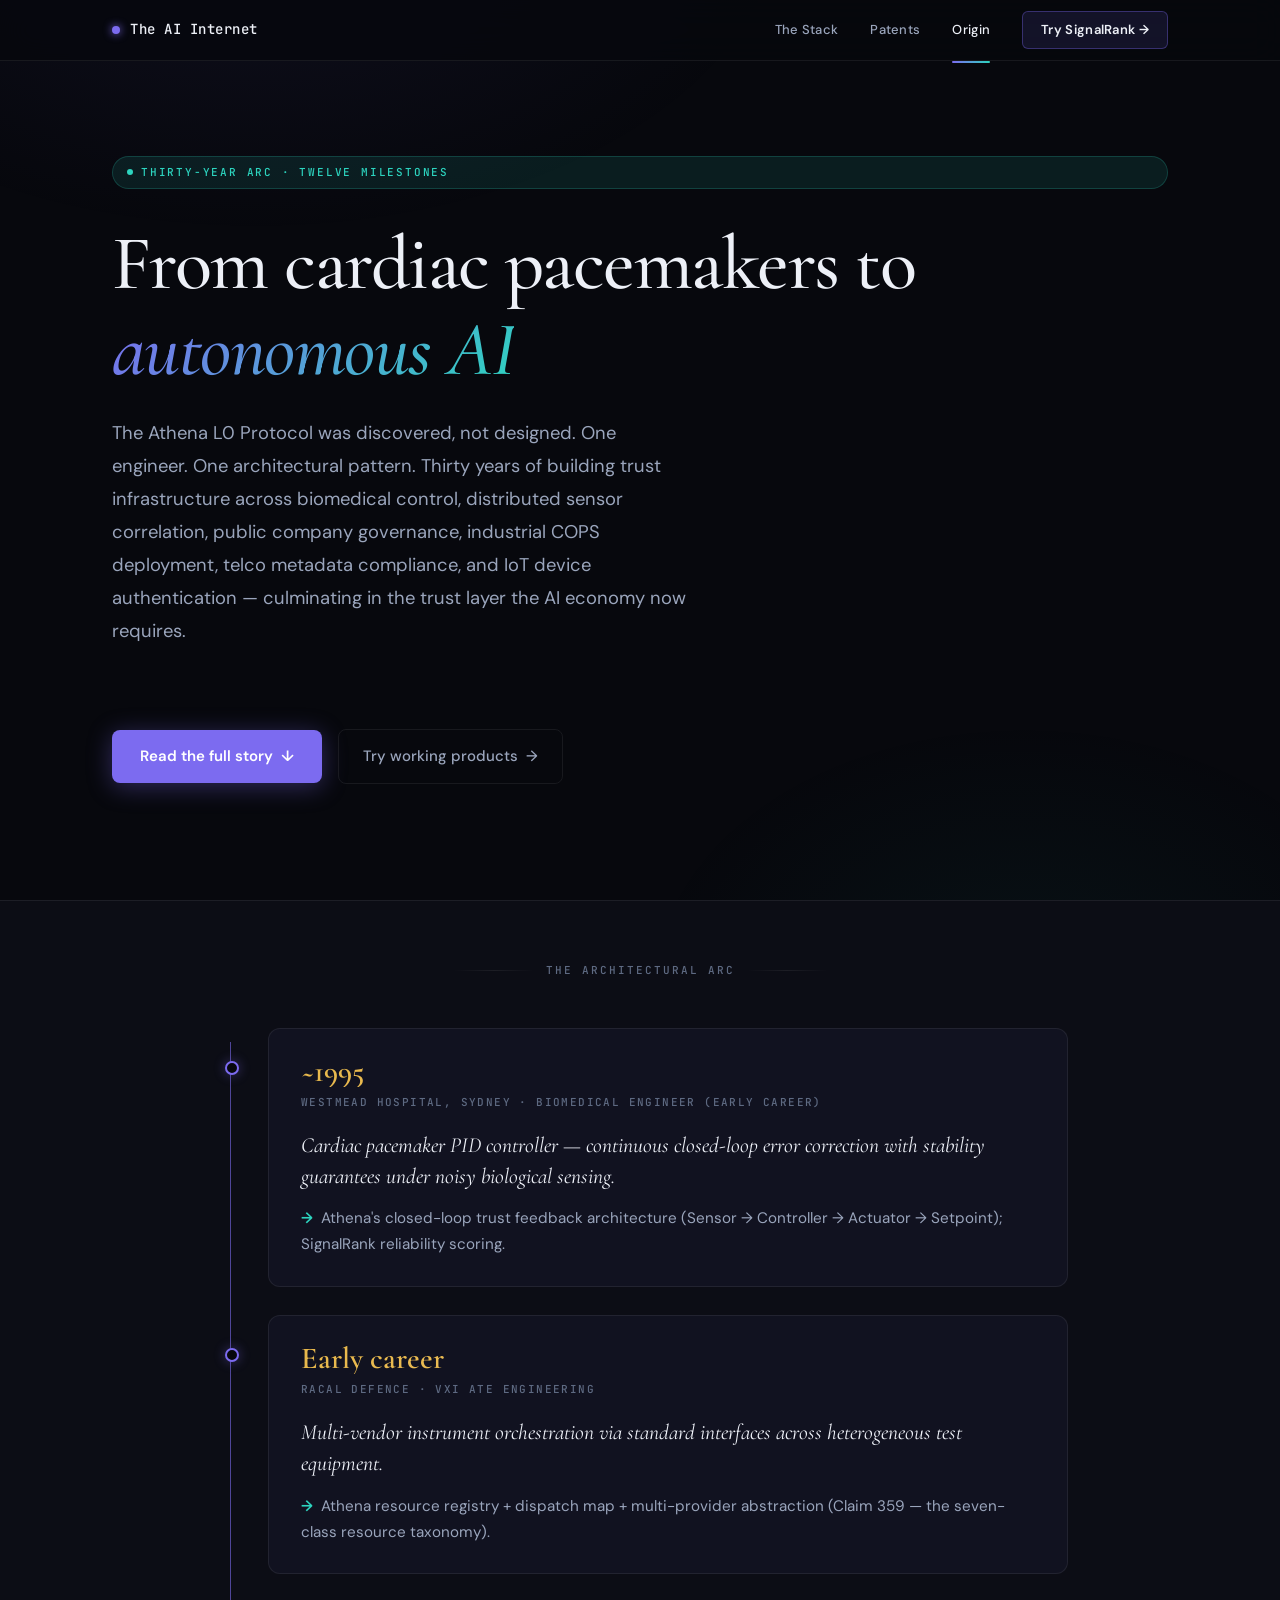
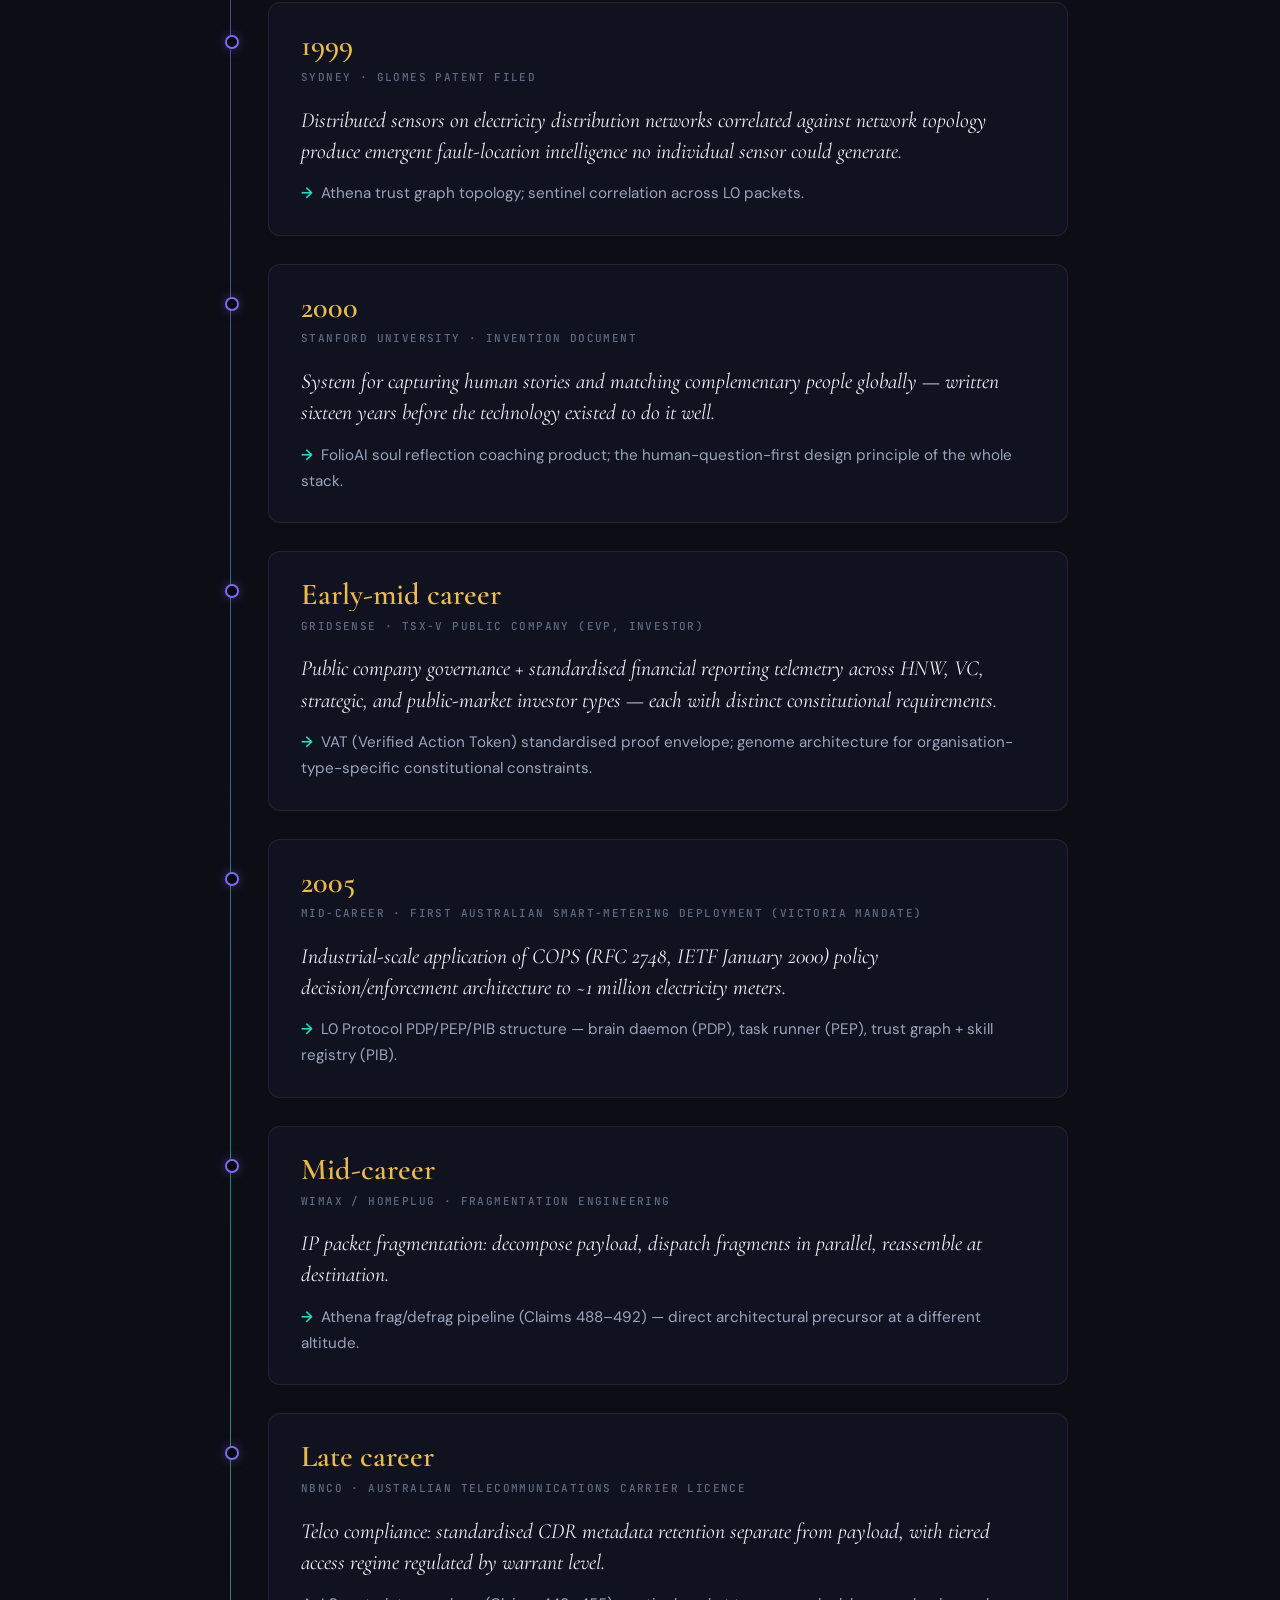
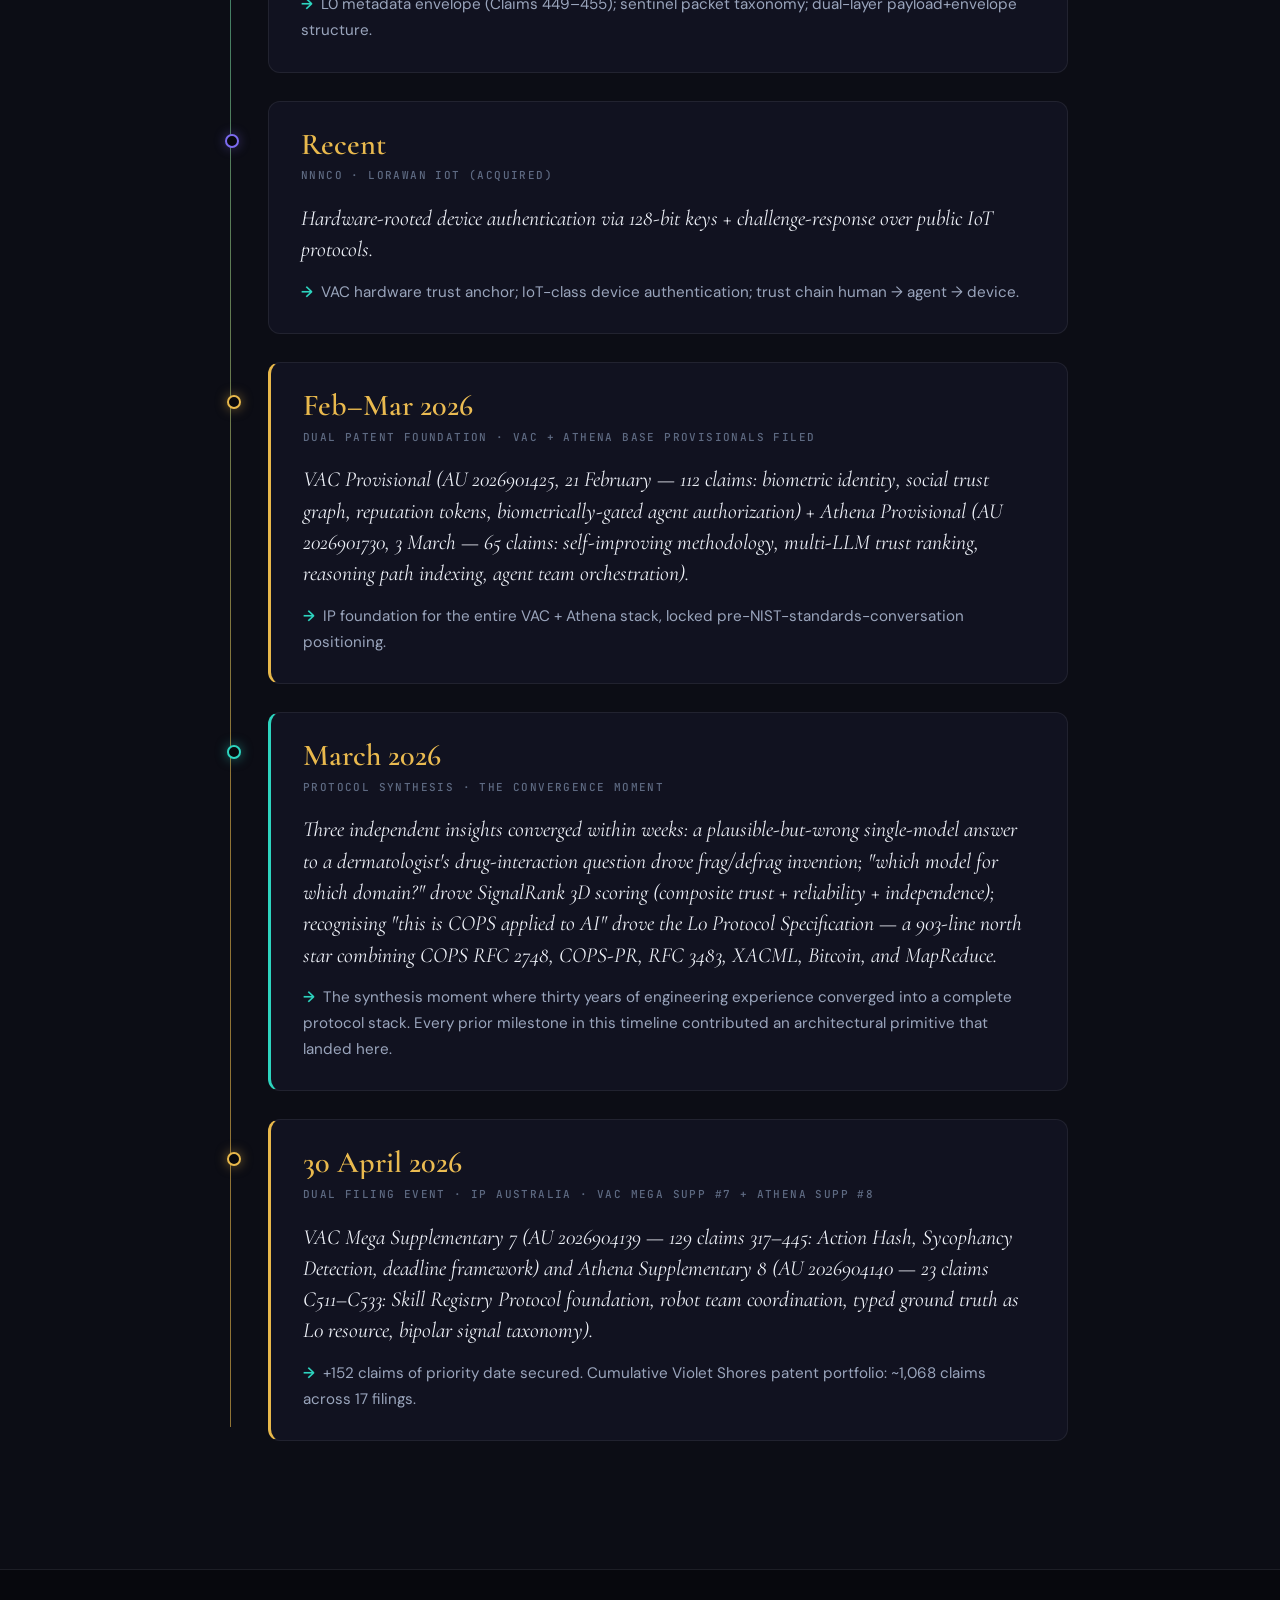
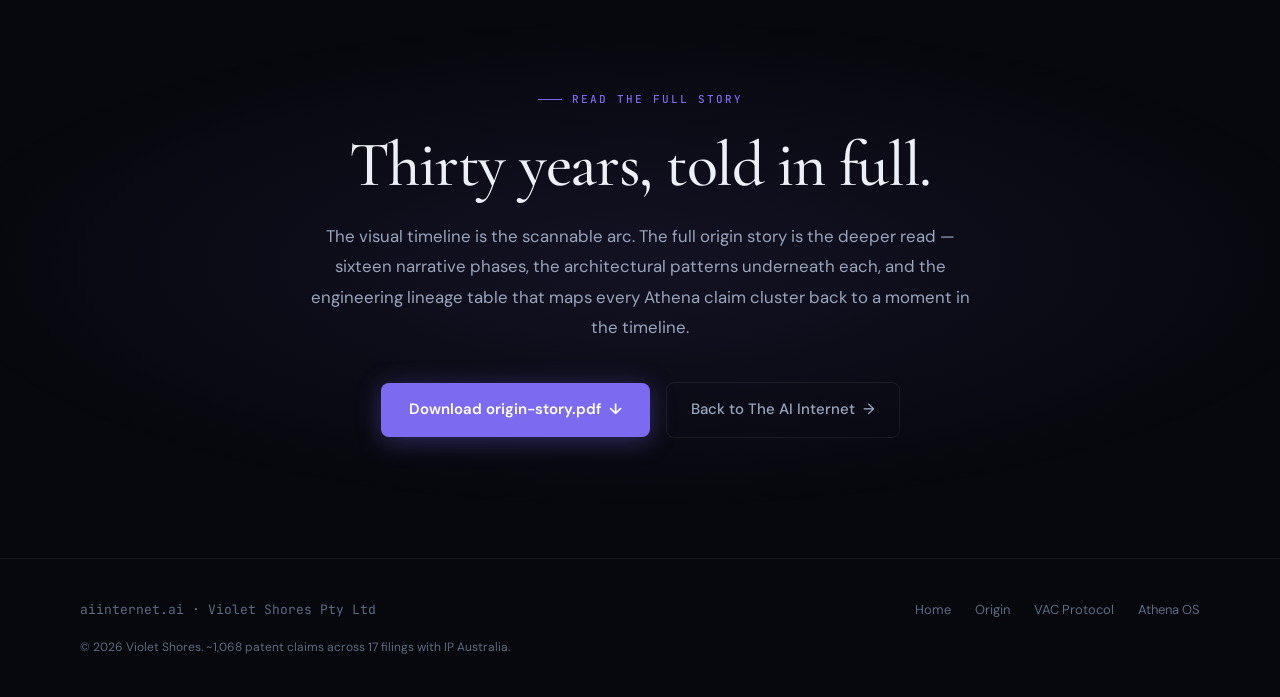
<file: origin.html>
<!DOCTYPE html>
<html lang="en">
<head>
<meta charset="UTF-8">
<meta name="viewport" content="width=device-width, initial-scale=1.0">
<title>Origin — The AI Internet</title>
<meta name="description" content="Thirty years of building trust infrastructure. The architectural arc from biomedical PID controllers through industrial telco metadata to the AI Internet — one engineer, one architectural pattern, twelve milestones.">
<meta property="og:title" content="Origin — The AI Internet">
<meta property="og:description" content="From cardiac pacemakers to autonomous AI. Thirty years of trust infrastructure, told as twelve milestones.">
<meta property="og:type" content="website">
<meta property="og:url" content="https://aiinternet.ai/origin">
<link rel="icon" type="image/x-icon" href="/favicon.ico">
<link rel="preconnect" href="https://fonts.googleapis.com">
<link rel="preconnect" href="https://fonts.gstatic.com" crossorigin>
<link href="https://fonts.googleapis.com/css2?family=Cormorant+Garamond:ital,wght@0,400;0,500;0,600;1,400;1,600&family=DM+Sans:wght@300;400;500;600&family=JetBrains+Mono:wght@400;500&display=swap" rel="stylesheet">
<link rel="stylesheet" href="/athena-dna.css">

<style>
/* ═══════════════════════════════════════════════
   PAGE-SPECIFIC: TIMELINE COMPONENT
═══════════════════════════════════════════════ */

/* Active nav highlight */
.nav-current {
  color: var(--text) !important;
  position: relative;
}
.nav-current::after {
  content: '';
  position: absolute;
  left: 0; right: 0; bottom: -22px;
  height: 2px;
  background: linear-gradient(90deg, var(--purple), var(--teal));
  border-radius: 2px;
}

/* Hero CTAs row */
.origin-hero-actions {
  display: flex; align-items: center; gap: 1rem; flex-wrap: wrap;
  margin-top: 2.5rem;
  opacity: 0; animation: fadeUp 0.8s var(--ease) 0.55s forwards;
}

/* Timeline section */
.timeline-section {
  position: relative; z-index: 1;
  max-width: 920px;
  margin: 0 auto;
  padding: 60px var(--section-pad-x) 100px;
}

.timeline-intro {
  font-family: var(--mono); font-size: 11px; font-weight: 500;
  letter-spacing: 2px; text-transform: uppercase;
  color: var(--text3);
  margin-bottom: 3rem;
  text-align: center;
  display: flex; align-items: center; justify-content: center; gap: 12px;
}
.timeline-intro::before, .timeline-intro::after {
  content: ''; flex: 1; max-width: 80px; height: 1px;
  background: linear-gradient(to right, transparent, var(--border), transparent);
}

.timeline {
  position: relative;
  padding-left: 56px;
}
.timeline::before {
  content: '';
  position: absolute;
  left: 18px;
  top: 14px;
  bottom: 14px;
  width: 1px;
  background: linear-gradient(to bottom,
    var(--purple) 0%,
    var(--purple) 18%,
    var(--teal) 50%,
    var(--gold) 82%,
    var(--gold) 100%);
  opacity: 0.6;
}

.timeline-item {
  position: relative;
  padding: 28px 32px;
  margin-bottom: 28px;
  background: var(--surface);
  border: 1px solid var(--border);
  border-radius: 12px;
  transition: border-color 0.3s var(--ease), transform 0.3s var(--ease);
}
.timeline-item:hover {
  border-color: var(--border-hi);
  transform: translateY(-2px);
}
.timeline-item::before {
  content: '';
  position: absolute;
  left: -44px;
  top: 32px;
  width: 14px;
  height: 14px;
  border-radius: 50%;
  background: var(--bg);
  border: 2px solid var(--purple);
  box-shadow: 0 0 12px rgba(124,107,240,0.4);
  transition: box-shadow 0.3s var(--ease), transform 0.3s var(--ease);
}
.timeline-item:hover::before {
  transform: scale(1.15);
  box-shadow: 0 0 20px rgba(124,107,240,0.7);
}

/* Year — gold gradient, mid-size */
.timeline-year {
  font-family: var(--serif);
  font-size: 1.9rem;
  font-weight: 600;
  line-height: 1;
  background: linear-gradient(135deg, var(--gold) 0%, #F5C96D 100%);
  -webkit-background-clip: text;
  -webkit-text-fill-color: transparent;
  background-clip: text;
  margin-bottom: 6px;
}

/* Role/location — mono eyebrow */
.timeline-role {
  font-family: var(--mono);
  font-size: 11px;
  font-weight: 500;
  letter-spacing: 1.4px;
  text-transform: uppercase;
  color: var(--text3);
  margin-bottom: 18px;
}

/* Technical anchor — serif italic display */
.timeline-anchor {
  font-family: var(--serif);
  font-style: italic;
  font-size: 1.35rem;
  font-weight: 400;
  line-height: 1.45;
  color: var(--text);
  margin-bottom: 14px;
}

/* Forward-link — sans body with arrow */
.timeline-forward {
  font-family: var(--sans);
  font-size: 0.95rem;
  line-height: 1.7;
  color: var(--text2);
}
.timeline-forward::before {
  content: '→ ';
  color: var(--teal);
  font-weight: 600;
  margin-right: 4px;
}

/* Highlight the synthesis-moment milestones with subtle teal-tinted left border */
.timeline-item.synthesis {
  border-left: 3px solid var(--teal);
}
.timeline-item.synthesis::before {
  border-color: var(--teal);
  box-shadow: 0 0 12px rgba(45,212,191,0.5);
}

/* Highlight the filing-event milestones with gold-tinted left border */
.timeline-item.filing {
  border-left: 3px solid var(--gold);
}
.timeline-item.filing::before {
  border-color: var(--gold);
  box-shadow: 0 0 12px rgba(232,184,75,0.5);
}

/* Mobile */
@media (max-width: 640px) {
  .timeline-section { padding: 40px 1.25rem 60px; }
  .timeline { padding-left: 38px; }
  .timeline::before { left: 12px; }
  .timeline-item { padding: 22px 20px; margin-bottom: 20px; }
  .timeline-item::before { left: -32px; top: 26px; width: 10px; height: 10px; }
  .timeline-year { font-size: 1.55rem; }
  .timeline-anchor { font-size: 1.15rem; }
  .timeline-forward { font-size: 0.9rem; }
}
</style>
</head>
<body>

<!-- ═══════════════════════════════════════════════
     NAV
═══════════════════════════════════════════════ -->
<nav>
  <div class="nav-inner">
    <a href="/" class="nav-logo">
      <span class="nav-logo-dot"></span>
      <span>The AI Internet</span>
    </a>
    <div class="nav-links">
      <a href="/#stack">The Stack</a>
      <a href="/#ip">Patents</a>
      <a href="/origin.html" class="nav-current">Origin</a>
      <a href="https://vacprotocol.org/demo" class="nav-cta" target="_blank" rel="noopener">Try SignalRank →</a>
    </div>
  </div>
</nav>


<!-- ═══════════════════════════════════════════════
     HERO
═══════════════════════════════════════════════ -->
<section class="hero">
  <div class="hero-badge">Thirty-year arc · Twelve milestones</div>
  <h1>From cardiac pacemakers to <em>autonomous&nbsp;AI</em></h1>
  <p class="hero-sub">
    The Athena L0 Protocol was discovered, not designed. One engineer. One architectural pattern.
    Thirty years of building trust infrastructure across biomedical control,
    distributed sensor correlation, public company governance, industrial COPS deployment,
    telco metadata compliance, and IoT device authentication — culminating in the trust layer
    the AI economy now requires.
  </p>
  <div class="origin-hero-actions">
    <a href="/origin-story.pdf" class="btn-primary" download>
      Read the full story
      <span aria-hidden="true">↓</span>
    </a>
    <a href="https://vacprotocol.org/demo" class="btn-secondary" target="_blank" rel="noopener">
      Try working products
      <span aria-hidden="true">→</span>
    </a>
  </div>
</section>


<!-- ═══════════════════════════════════════════════
     VISUAL TIMELINE
═══════════════════════════════════════════════ -->
<div class="full-bleed">
<section class="timeline-section">
  <div class="timeline-intro">The architectural arc</div>

  <div class="timeline">

    <!-- 1: 1995 Westmead -->
    <div class="timeline-item reveal">
      <div class="timeline-year">~1995</div>
      <div class="timeline-role">Westmead Hospital, Sydney · biomedical engineer (early career)</div>
      <div class="timeline-anchor">Cardiac pacemaker PID controller — continuous closed-loop error correction with stability guarantees under noisy biological sensing.</div>
      <div class="timeline-forward">Athena's closed-loop trust feedback architecture (Sensor → Controller → Actuator → Setpoint); SignalRank reliability scoring.</div>
    </div>

    <!-- 2: Racal -->
    <div class="timeline-item reveal">
      <div class="timeline-year">Early career</div>
      <div class="timeline-role">Racal Defence · VXI ATE engineering</div>
      <div class="timeline-anchor">Multi-vendor instrument orchestration via standard interfaces across heterogeneous test equipment.</div>
      <div class="timeline-forward">Athena resource registry + dispatch map + multi-provider abstraction (Claim 359 — the seven-class resource taxonomy).</div>
    </div>

    <!-- 3: GLOMES -->
    <div class="timeline-item reveal">
      <div class="timeline-year">1999</div>
      <div class="timeline-role">Sydney · GLOMES patent filed</div>
      <div class="timeline-anchor">Distributed sensors on electricity distribution networks correlated against network topology produce emergent fault-location intelligence no individual sensor could generate.</div>
      <div class="timeline-forward">Athena trust graph topology; sentinel correlation across L0 packets.</div>
    </div>

    <!-- 4: Stanford -->
    <div class="timeline-item reveal">
      <div class="timeline-year">2000</div>
      <div class="timeline-role">Stanford University · invention document</div>
      <div class="timeline-anchor">System for capturing human stories and matching complementary people globally — written sixteen years before the technology existed to do it well.</div>
      <div class="timeline-forward">FolioAI soul reflection coaching product; the human-question-first design principle of the whole stack.</div>
    </div>

    <!-- 5: Gridsense -->
    <div class="timeline-item reveal">
      <div class="timeline-year">Early-mid career</div>
      <div class="timeline-role">Gridsense · TSX-V public company (EVP, investor)</div>
      <div class="timeline-anchor">Public company governance + standardised financial reporting telemetry across HNW, VC, strategic, and public-market investor types — each with distinct constitutional requirements.</div>
      <div class="timeline-forward">VAT (Verified Action Token) standardised proof envelope; genome architecture for organisation-type-specific constitutional constraints.</div>
    </div>

    <!-- 6: 2005 COPS -->
    <div class="timeline-item reveal">
      <div class="timeline-year">2005</div>
      <div class="timeline-role">Mid-career · first Australian smart-metering deployment (Victoria mandate)</div>
      <div class="timeline-anchor">Industrial-scale application of COPS (RFC 2748, IETF January 2000) policy decision/enforcement architecture to ~1 million electricity meters.</div>
      <div class="timeline-forward">L0 Protocol PDP/PEP/PIB structure — brain daemon (PDP), task runner (PEP), trust graph + skill registry (PIB).</div>
    </div>

    <!-- 7: WiMAX/HomePlug -->
    <div class="timeline-item reveal">
      <div class="timeline-year">Mid-career</div>
      <div class="timeline-role">WiMAX / HomePlug · fragmentation engineering</div>
      <div class="timeline-anchor">IP packet fragmentation: decompose payload, dispatch fragments in parallel, reassemble at destination.</div>
      <div class="timeline-forward">Athena frag/defrag pipeline (Claims 488–492) — direct architectural precursor at a different altitude.</div>
    </div>

    <!-- 8: nbnco -->
    <div class="timeline-item reveal">
      <div class="timeline-year">Late career</div>
      <div class="timeline-role">nbnco · Australian telecommunications carrier licence</div>
      <div class="timeline-anchor">Telco compliance: standardised CDR metadata retention separate from payload, with tiered access regime regulated by warrant level.</div>
      <div class="timeline-forward">L0 metadata envelope (Claims 449–455); sentinel packet taxonomy; dual-layer payload+envelope structure.</div>
    </div>

    <!-- 9: NNNCo -->
    <div class="timeline-item reveal">
      <div class="timeline-year">Recent</div>
      <div class="timeline-role">NNNCo · LoRaWAN IoT (acquired)</div>
      <div class="timeline-anchor">Hardware-rooted device authentication via 128-bit keys + challenge-response over public IoT protocols.</div>
      <div class="timeline-forward">VAC hardware trust anchor; IoT-class device authentication; trust chain human → agent → device.</div>
    </div>

    <!-- 10: Feb-Mar 2026 dual patent foundation -->
    <div class="timeline-item filing reveal">
      <div class="timeline-year">Feb–Mar 2026</div>
      <div class="timeline-role">Dual patent foundation · VAC + Athena base provisionals filed</div>
      <div class="timeline-anchor">VAC Provisional (AU 2026901425, 21 February — 112 claims: biometric identity, social trust graph, reputation tokens, biometrically-gated agent authorization) + Athena Provisional (AU 2026901730, 3 March — 65 claims: self-improving methodology, multi-LLM trust ranking, reasoning path indexing, agent team orchestration).</div>
      <div class="timeline-forward">IP foundation for the entire VAC + Athena stack, locked pre-NIST-standards-conversation positioning.</div>
    </div>

    <!-- 11: Protocol Synthesis -->
    <div class="timeline-item synthesis reveal">
      <div class="timeline-year">March 2026</div>
      <div class="timeline-role">Protocol synthesis · the convergence moment</div>
      <div class="timeline-anchor">Three independent insights converged within weeks: a plausible-but-wrong single-model answer to a dermatologist's drug-interaction question drove frag/defrag invention; "which model for which domain?" drove SignalRank 3D scoring (composite trust + reliability + independence); recognising "this is COPS applied to AI" drove the L0 Protocol Specification — a 903-line north star combining COPS RFC 2748, COPS-PR, RFC 3483, XACML, Bitcoin, and MapReduce.</div>
      <div class="timeline-forward">The synthesis moment where thirty years of engineering experience converged into a complete protocol stack. Every prior milestone in this timeline contributed an architectural primitive that landed here.</div>
    </div>

    <!-- 12: 30 April 2026 dual filing -->
    <div class="timeline-item filing reveal">
      <div class="timeline-year">30 April 2026</div>
      <div class="timeline-role">Dual filing event · IP Australia · VAC Mega Supp #7 + Athena Supp #8</div>
      <div class="timeline-anchor">VAC Mega Supplementary 7 (AU 2026904139 — 129 claims 317–445: Action Hash, Sycophancy Detection, deadline framework) and Athena Supplementary 8 (AU 2026904140 — 23 claims C511–C533: Skill Registry Protocol foundation, robot team coordination, typed ground truth as L0 resource, bipolar signal taxonomy).</div>
      <div class="timeline-forward">+152 claims of priority date secured. Cumulative Violet Shores patent portfolio: ~1,068 claims across 17 filings.</div>
    </div>

  </div>
</section>
</div>


<!-- ═══════════════════════════════════════════════
     CTA SECTION
═══════════════════════════════════════════════ -->
<section class="cta-section">
  <div class="cta-inner">
    <div class="eyebrow eyebrow-purple" style="justify-content: center;">Read the full story</div>
    <h2>Thirty years, told in full.</h2>
    <p>
      The visual timeline is the scannable arc. The full origin story is the deeper read &mdash;
      sixteen narrative phases, the architectural patterns underneath each, and the engineering
      lineage table that maps every Athena claim cluster back to a moment in the timeline.
    </p>
    <div class="cta-actions">
      <a href="/origin-story.pdf" class="btn-primary" download>
        Download origin-story.pdf
        <span aria-hidden="true">↓</span>
      </a>
      <a href="/" class="btn-secondary">
        Back to The AI Internet
        <span aria-hidden="true">→</span>
      </a>
    </div>
  </div>
</section>


<!-- ═══════════════════════════════════════════════
     FOOTER
═══════════════════════════════════════════════ -->
<footer>
  <div class="footer-inner">
    <div class="footer-logo">aiinternet.ai · Violet Shores Pty Ltd</div>
    <div class="footer-links">
      <a href="/">Home</a>
      <a href="/origin.html">Origin</a>
      <a href="https://vacprotocol.org" target="_blank" rel="noopener">VAC Protocol</a>
      <a href="https://athenapilot.ai" target="_blank" rel="noopener">Athena OS</a>
    </div>
    <div class="footer-copy">
      &copy; 2026 Violet Shores. ~1,068 patent claims across 17 filings with IP Australia.
    </div>
  </div>
</footer>


<!-- ═══════════════════════════════════════════════
     REVEAL ANIMATION SCRIPT
═══════════════════════════════════════════════ -->
<script>
(function() {
  // Intersection observer for scroll-triggered reveals
  if (!('IntersectionObserver' in window)) {
    // Fallback: just show everything
    document.querySelectorAll('.reveal').forEach(el => el.classList.add('visible'));
    return;
  }
  const observer = new IntersectionObserver((entries) => {
    entries.forEach(e => {
      if (e.isIntersecting) {
        e.target.classList.add('visible');
        observer.unobserve(e.target);
      }
    });
  }, { rootMargin: '0px 0px -10% 0px', threshold: 0.1 });
  document.querySelectorAll('.reveal').forEach(el => observer.observe(el));

  // Nav scrolled state
  const nav = document.querySelector('nav');
  let last = 0;
  window.addEventListener('scroll', () => {
    const y = window.scrollY;
    if (y > 20) nav.classList.add('scrolled');
    else nav.classList.remove('scrolled');
    last = y;
  }, { passive: true });
})();
</script>

</body>
</html>
</file>
<file: athena-dna.css>
/* ═══════════════════════════════════════════════════════════════════
   ATHENA DNA — Reusable design tokens + component classes

   Source of truth: vac-web/athena-about.html (extracted 2 May 2026)

   Used by: aiinternet.ai, aiinternet.ai/origin, athenapilot.ai
   (and any future Violet Shores public surface that wants the
   Athena DNA visual identity)

   To use: <link rel="stylesheet" href="/athena-dna.css">
   Then add per-page styles for layouts unique to that page.

   Design philosophy:
   - Serif headlines (Cormorant Garamond) carry the editorial weight
   - Sans body (DM Sans) carries the readable working text
   - Mono labels (JetBrains Mono) carry the protocol/eyebrow signal
   - Dark theme with radial gradient ambient (purple + teal)
   - Purple is the primary accent, teal is the secondary, gold is tertiary
   - Cards lift on hover; reveals fade-up on scroll; dot pulses signal aliveness
═══════════════════════════════════════════════════════════════════ */


/* ═══════════════════════════════════════════════
   FONTS — load via Google Fonts in <head>

   <link rel="preconnect" href="https://fonts.googleapis.com">
   <link rel="preconnect" href="https://fonts.gstatic.com" crossorigin>
   <link href="https://fonts.googleapis.com/css2?family=Cormorant+Garamond:ital,wght@0,400;0,500;0,600;1,400;1,600&family=DM+Sans:wght@300;400;500;600&family=JetBrains+Mono:wght@400;500&display=swap" rel="stylesheet">
═══════════════════════════════════════════════ */


/* ═══════════════════════════════════════════════
   TOKENS
═══════════════════════════════════════════════ */
:root {
  /* Surfaces — dark theme, four progressive depths */
  --bg:        #07080D;   /* page background */
  --bg2:       #0C0D15;   /* alternate band background */
  --surface:   #111220;   /* card surface */
  --surface2:  #161829;   /* card hover surface */

  /* Borders */
  --border:    rgba(255,255,255,0.07);    /* default subtle border */
  --border-hi: rgba(124,107,240,0.35);    /* highlighted border (purple-tinted) */

  /* Accent palette — three semantic accents */
  --purple:    #7C6BF0;                    /* PRIMARY — VAC, identity, agent trust */
  --purple-lo: rgba(124,107,240,0.12);
  --purple-hi: rgba(124,107,240,0.25);

  --teal:      #2DD4BF;                    /* SECONDARY — verification, success, live */
  --teal-lo:   rgba(45,212,191,0.10);

  --gold:      #E8B84B;                    /* TERTIARY — IP, patent, premium */
  --gold-lo:   rgba(232,184,75,0.10);

  /* Text — three readability tiers */
  --text:      #EDF0F7;   /* primary body + headlines */
  --text2:     #9AA5BC;   /* secondary / muted prose */
  --text3:     #5E6A82;   /* tertiary / labels / footer */

  /* Type families */
  --serif:  'Cormorant Garamond', Georgia, serif;
  --sans:   'DM Sans', -apple-system, sans-serif;
  --mono:   'JetBrains Mono', 'Courier New', monospace;

  /* Easing — smooth deceleration, used across all transitions */
  --ease: cubic-bezier(0.16, 1, 0.3, 1);

  /* Layout */
  --max-width: 1120px;
  --section-pad-y: 100px;
  --section-pad-x: 2rem;
}


/* ═══════════════════════════════════════════════
   RESET
═══════════════════════════════════════════════ */
*, *::before, *::after { margin: 0; padding: 0; box-sizing: border-box; }
html { scroll-behavior: smooth; -webkit-font-smoothing: antialiased; }
body {
  font-family: var(--sans);
  background: var(--bg);
  color: var(--text);
  font-size: 16px;
  line-height: 1.7;
  overflow-x: hidden;
}
a { color: inherit; text-decoration: none; }


/* ═══════════════════════════════════════════════
   AMBIENT BACKGROUND — radial-gradient glow
   Apply to <body> via body::before (already wired here)
═══════════════════════════════════════════════ */
body::before {
  content: '';
  position: fixed;
  inset: 0;
  background:
    radial-gradient(ellipse 70% 60% at 20% -10%, rgba(124,107,240,0.08) 0%, transparent 60%),
    radial-gradient(ellipse 50% 50% at 80% 110%, rgba(45,212,191,0.05) 0%, transparent 60%);
  pointer-events: none;
  z-index: 0;
}


/* ═══════════════════════════════════════════════
   NAV
═══════════════════════════════════════════════ */
nav {
  position: fixed; top: 0; left: 0; right: 0; z-index: 100;
  background: rgba(7,8,13,0.85);
  backdrop-filter: blur(16px);
  -webkit-backdrop-filter: blur(16px);
  border-bottom: 1px solid var(--border);
  transition: border-color 0.3s;
}
nav.scrolled { border-color: rgba(124,107,240,0.2); }
.nav-inner {
  max-width: var(--max-width); margin: 0 auto;
  padding: 0 var(--section-pad-x);
  display: flex; align-items: center; justify-content: space-between;
  height: 60px;
}
.nav-logo {
  display: flex; align-items: center; gap: 10px;
  font-family: var(--mono); font-size: 14px; font-weight: 500;
  color: var(--text); letter-spacing: 0.5px;
}
.nav-logo-dot {
  width: 8px; height: 8px; border-radius: 50%;
  background: var(--purple);
  box-shadow: 0 0 8px var(--purple);
  animation: pulse-dot 2.5s ease-in-out infinite;
}
@keyframes pulse-dot {
  0%, 100% { box-shadow: 0 0 8px rgba(124,107,240,0.8); }
  50%       { box-shadow: 0 0 16px rgba(124,107,240,0.4); }
}
.nav-links { display: flex; align-items: center; gap: 2rem; }
.nav-links a {
  font-size: 13px; font-weight: 500; color: var(--text2);
  letter-spacing: 0.3px;
  transition: color 0.2s;
}
.nav-links a:hover { color: var(--text); }

.nav-cta {
  font-size: 13px !important; font-weight: 600 !important;
  color: var(--text) !important;
  background: var(--purple-lo);
  border: 1px solid var(--border-hi);
  padding: 7px 18px;
  border-radius: 6px;
  transition: background 0.2s, border-color 0.2s !important;
}
.nav-cta:hover { background: var(--purple-hi) !important; border-color: var(--purple) !important; }


/* ═══════════════════════════════════════════════
   HERO PATTERNS
   .hero       — page hero container
   .hero-badge — small pill above headline
   .hero h1    — display headline (serif italic, gradient on <em>)
   .hero-sub   — supporting paragraph
═══════════════════════════════════════════════ */
.hero {
  position: relative; z-index: 1;
  min-height: 100vh;
  display: flex; flex-direction: column; justify-content: center;
  max-width: var(--max-width); margin: 0 auto;
  padding: 120px var(--section-pad-x) 80px;
}
.hero-badge {
  display: inline-flex; align-items: center; gap: 8px;
  font-family: var(--mono); font-size: 11px; font-weight: 500;
  color: var(--teal); letter-spacing: 1.8px; text-transform: uppercase;
  background: var(--teal-lo);
  border: 1px solid rgba(45,212,191,0.2);
  padding: 6px 14px; border-radius: 20px;
  margin-bottom: 2rem;
  opacity: 0; animation: fadeUp 0.7s var(--ease) 0.1s forwards;
}
.hero-badge::before {
  content: ''; width: 6px; height: 6px; border-radius: 50%;
  background: var(--teal); flex-shrink: 0;
}
.hero h1 {
  font-family: var(--serif);
  font-size: clamp(3rem, 6vw, 5.5rem);
  font-weight: 500;
  line-height: 1.12;
  letter-spacing: -0.02em;
  color: var(--text);
  max-width: 860px;
  margin-bottom: 1.5rem;
  opacity: 0; animation: fadeUp 0.8s var(--ease) 0.25s forwards;
}
.hero h1 em {
  font-style: italic;
  background: linear-gradient(135deg, var(--purple) 0%, var(--teal) 100%);
  -webkit-background-clip: text;
  -webkit-text-fill-color: transparent;
  background-clip: text;
}
.hero-sub {
  font-size: 1.15rem; line-height: 1.8; color: var(--text2);
  max-width: 580px; font-weight: 400;
  margin-bottom: 2.5rem;
  opacity: 0; animation: fadeUp 0.8s var(--ease) 0.4s forwards;
}
.hero-actions {
  display: flex; align-items: center; gap: 1rem; flex-wrap: wrap;
  opacity: 0; animation: fadeUp 0.8s var(--ease) 0.55s forwards;
}


/* ═══════════════════════════════════════════════
   BUTTONS
═══════════════════════════════════════════════ */
.btn-primary {
  display: inline-flex; align-items: center; gap: 8px;
  background: var(--purple);
  color: #fff;
  font-size: 15px; font-weight: 600;
  padding: 14px 28px; border-radius: 8px;
  border: none; cursor: pointer;
  transition: opacity 0.2s, transform 0.2s, box-shadow 0.2s;
  box-shadow: 0 4px 24px rgba(124,107,240,0.35);
}
.btn-primary:hover {
  opacity: 0.92; transform: translateY(-1px);
  box-shadow: 0 8px 32px rgba(124,107,240,0.5);
}
.btn-secondary {
  display: inline-flex; align-items: center; gap: 8px;
  background: transparent;
  color: var(--text2);
  font-size: 15px; font-weight: 500;
  padding: 14px 24px; border-radius: 8px;
  border: 1px solid var(--border);
  cursor: pointer;
  transition: color 0.2s, border-color 0.2s;
}
.btn-secondary:hover { color: var(--text); border-color: rgba(255,255,255,0.18); }


/* ═══════════════════════════════════════════════
   SECTION WRAPPERS
   .section        — standard 1120px-wide section
   .section-divider — hairline separator between sections
   .full-bleed     — section with bg2 fill spanning viewport width
═══════════════════════════════════════════════ */
.section {
  position: relative; z-index: 1;
  max-width: var(--max-width); margin: 0 auto;
  padding: var(--section-pad-y) var(--section-pad-x);
}
.section-divider {
  position: relative; z-index: 1;
  height: 1px;
  background: linear-gradient(to right, transparent, var(--border), transparent);
  max-width: var(--max-width); margin: 0 auto;
}
.full-bleed {
  position: relative; z-index: 1;
  background: var(--bg2);
  border-top: 1px solid var(--border);
  border-bottom: 1px solid var(--border);
}
.full-bleed .section { padding: var(--section-pad-y) var(--section-pad-x); }


/* ═══════════════════════════════════════════════
   EYEBROW LABEL — mono uppercase with leading line
   Use on section intros: <div class="eyebrow eyebrow-purple">Identity</div>
═══════════════════════════════════════════════ */
.eyebrow {
  font-family: var(--mono); font-size: 11px; font-weight: 500;
  letter-spacing: 2px; text-transform: uppercase;
  margin-bottom: 1.2rem;
  display: flex; align-items: center; gap: 10px;
}
.eyebrow::before {
  content: ''; display: block;
  width: 24px; height: 1px; flex-shrink: 0;
}
.eyebrow-purple { color: var(--purple); }
.eyebrow-purple::before { background: var(--purple); }
.eyebrow-teal   { color: var(--teal); }
.eyebrow-teal::before { background: var(--teal); }
.eyebrow-gold   { color: var(--gold); }
.eyebrow-gold::before { background: var(--gold); }


/* ═══════════════════════════════════════════════
   SECTION HEADINGS
═══════════════════════════════════════════════ */
.section-title {
  font-family: var(--serif);
  font-size: clamp(2.2rem, 4vw, 3.8rem);
  font-weight: 500;
  line-height: 1.15;
  letter-spacing: -0.02em;
  margin-bottom: 1rem;
  max-width: 760px;
}
.section-sub {
  font-size: 1.05rem; line-height: 1.8; color: var(--text2);
  max-width: 580px; font-weight: 400;
  margin-bottom: 3rem;
}


/* ═══════════════════════════════════════════════
   CARD BASE — used by security-card, ent-card, life-persona, etc.
   Add page-specific classes for grid layout + content.
═══════════════════════════════════════════════ */
.card {
  background: var(--surface);
  border: 1px solid var(--border);
  border-radius: 12px;
  padding: 28px 24px;
  transition: border-color 0.2s, transform 0.2s;
}
.card:hover {
  border-color: var(--border-hi);
  transform: translateY(-2px);
}
.card-icon {
  width: 44px; height: 44px; border-radius: 10px;
  display: flex; align-items: center; justify-content: center;
  font-size: 22px; margin-bottom: 16px;
}
.card h3 {
  font-size: 15px; font-weight: 600; color: var(--text);
  margin-bottom: 8px;
}
.card p {
  font-size: 14px; color: var(--text2); line-height: 1.7;
}


/* ═══════════════════════════════════════════════
   TAGS — small mono-uppercase pill labels with semantic color
═══════════════════════════════════════════════ */
.tag {
  display: inline-block;
  font-family: var(--mono); font-size: 10px; font-weight: 500;
  letter-spacing: 0.8px; text-transform: uppercase;
  padding: 3px 8px; border-radius: 4px; margin-top: 12px;
}
.tag-teal   { background: var(--teal-lo);   color: var(--teal); }
.tag-purple { background: var(--purple-lo); color: var(--purple); }
.tag-gold   { background: var(--gold-lo);   color: var(--gold); }


/* ═══════════════════════════════════════════════
   REVEAL ANIMATION — fade-up on scroll
   Add `.reveal` to any element. Toggle `.visible` via JS IntersectionObserver:
       const observer = new IntersectionObserver((entries) => {
         entries.forEach(e => e.isIntersecting && e.target.classList.add('visible'));
       });
       document.querySelectorAll('.reveal').forEach(el => observer.observe(el));
   Stagger with .reveal-delay-1 through -5 on grid children.
═══════════════════════════════════════════════ */
.reveal {
  opacity: 0;
  transform: translateY(28px);
  transition: opacity 0.8s var(--ease), transform 0.8s var(--ease);
}
.reveal.visible { opacity: 1; transform: translateY(0); }
.reveal-delay-1 { transition-delay: 0.1s; }
.reveal-delay-2 { transition-delay: 0.2s; }
.reveal-delay-3 { transition-delay: 0.3s; }
.reveal-delay-4 { transition-delay: 0.4s; }
.reveal-delay-5 { transition-delay: 0.5s; }

@keyframes fadeUp {
  from { opacity: 0; transform: translateY(20px); }
  to   { opacity: 1; transform: translateY(0); }
}


/* ═══════════════════════════════════════════════
   SCROLL HINT — small mono "scroll" indicator
═══════════════════════════════════════════════ */
.hero-scroll-hint {
  position: absolute; bottom: 40px; left: 50%; transform: translateX(-50%);
  display: flex; flex-direction: column; align-items: center; gap: 6px;
  font-size: 11px; color: var(--text3); letter-spacing: 1px; text-transform: uppercase;
  font-family: var(--mono);
  opacity: 0; animation: fadeUp 0.8s var(--ease) 1.2s forwards;
}
.scroll-line {
  width: 1px; height: 40px;
  background: linear-gradient(to bottom, var(--text3), transparent);
  animation: scroll-line 2s ease-in-out infinite;
}
@keyframes scroll-line {
  0%, 100% { opacity: 0.3; transform: scaleY(1); }
  50%       { opacity: 0.8; transform: scaleY(1.1); }
}


/* ═══════════════════════════════════════════════
   GRADIENT TEXT — purple → teal
   Use on display headlines or accent words.
═══════════════════════════════════════════════ */
.gradient-text {
  background: linear-gradient(135deg, var(--purple) 0%, var(--teal) 100%);
  -webkit-background-clip: text;
  -webkit-text-fill-color: transparent;
  background-clip: text;
}


/* ═══════════════════════════════════════════════
   GOLD-GRADIENT NUMERIC — for big patent counter / stat callouts
═══════════════════════════════════════════════ */
.numeric-callout {
  font-family: var(--serif);
  font-size: clamp(3rem, 5vw, 4.5rem);
  font-weight: 600;
  line-height: 1;
  background: linear-gradient(135deg, var(--gold) 0%, #F5C96D 100%);
  -webkit-background-clip: text;
  -webkit-text-fill-color: transparent;
  background-clip: text;
}


/* ═══════════════════════════════════════════════
   CTA SECTION — full-width centered block with radial glow
═══════════════════════════════════════════════ */
.cta-section {
  position: relative; z-index: 1;
  text-align: center;
  padding: 120px var(--section-pad-x);
  overflow: hidden;
}
.cta-section::before {
  content: '';
  position: absolute; inset: 0;
  background: radial-gradient(ellipse 80% 60% at 50% 50%, rgba(124,107,240,0.1) 0%, transparent 70%);
  pointer-events: none;
}
.cta-inner { position: relative; max-width: 680px; margin: 0 auto; }
.cta-inner h2 {
  font-family: var(--serif);
  font-size: clamp(2.5rem, 5vw, 4rem);
  font-weight: 500;
  line-height: 1.15;
  letter-spacing: -0.02em;
  margin-bottom: 1.2rem;
}
.cta-inner p {
  font-size: 1.05rem; color: var(--text2); line-height: 1.8;
  margin-bottom: 2.5rem;
}
.cta-actions {
  display: flex; align-items: center; justify-content: center;
  gap: 1rem; flex-wrap: wrap;
}


/* ═══════════════════════════════════════════════
   FOOTER
═══════════════════════════════════════════════ */
footer {
  position: relative; z-index: 1;
  border-top: 1px solid var(--border);
  padding: 40px var(--section-pad-x);
}
.footer-inner {
  max-width: var(--max-width); margin: 0 auto;
  display: flex; align-items: center; justify-content: space-between;
  flex-wrap: wrap; gap: 1rem;
}
.footer-logo {
  font-family: var(--mono); font-size: 13px; color: var(--text3);
}
.footer-links {
  display: flex; gap: 1.5rem; flex-wrap: wrap;
}
.footer-links a {
  font-size: 13px; color: var(--text3);
  transition: color 0.2s;
}
.footer-links a:hover { color: var(--text2); }
.footer-copy {
  font-size: 12px; color: var(--text3);
  width: 100%;
}

/* Cross-site stack nav — canonical teal->emerald->blue gradient,
   shared across aiinternet.ai / athenapilot.ai / vacprotocol.org footers.
   4 copies exist (dark theme here + athenapilot-ai/athena-dna.css; light-theme
   inline variants in vac-web/index.html + Schemo512/vacprotocol.org/index.html)
   — no shared stylesheet across repos, so update all 4 in lockstep. */
.stack-nav {
  max-width: var(--max-width); margin: 0 auto 24px; padding-bottom: 24px;
  border-bottom: 1px solid var(--border);
  display: flex; align-items: center; gap: 12px; flex-wrap: wrap;
}
.stack-nav-label {
  font-family: var(--mono); font-size: 11px; letter-spacing: 0.08em;
  text-transform: uppercase; color: var(--text3);
}
.stack-nav-dot {
  width: 5px; height: 5px; border-radius: 50%;
  background: linear-gradient(90deg, #2DD4BF, #10B981, #3B82F6);
}
.stack-nav-links { display: flex; align-items: center; gap: 10px; flex-wrap: wrap; }
.stack-nav-links a {
  font-family: var(--mono); font-size: 12px; padding: 5px 12px; border-radius: 999px;
  border: 1px solid rgba(45,212,191,0.35);
  background: linear-gradient(90deg, rgba(45,212,191,0.10), rgba(16,185,129,0.10), rgba(59,130,246,0.10));
  color: var(--text2);
  transition: border-color 0.2s, color 0.2s;
}
.stack-nav-links a:hover { border-color: #2DD4BF; color: #fff; }
.stack-nav-links a.current { color: #2DD4BF; border-color: #2DD4BF; }


/* ═══════════════════════════════════════════════
   UTILITIES
═══════════════════════════════════════════════ */
.text-purple { color: var(--purple); }
.text-teal   { color: var(--teal); }
.text-gold   { color: var(--gold); }
.text-muted  { color: var(--text2); }
.text-dim    { color: var(--text3); }
.font-serif  { font-family: var(--serif); }
.font-sans   { font-family: var(--sans); }
.font-mono   { font-family: var(--mono); }
.italic      { font-style: italic; }
.mt-sm { margin-top: 1rem; }
.mt-md { margin-top: 2rem; }
.mt-lg { margin-top: 3rem; }
.mb-sm { margin-bottom: 1rem; }
.mb-md { margin-bottom: 2rem; }
.mb-lg { margin-bottom: 3rem; }


/* ═══════════════════════════════════════════════
   RESPONSIVE — single breakpoint at 768px (mobile),
   page-specific component grids handle their own sub-breakpoints.
═══════════════════════════════════════════════ */
@media (max-width: 768px) {
  .nav-links { display: none; }   /* page should provide a hamburger or mobile alt */
  .hero { padding: 100px 1.25rem 60px; }
  .section { padding: 60px 1.25rem; }
  .full-bleed .section { padding: 60px 1.25rem; }
  .cta-section { padding: 80px 1.25rem; }
  footer { padding: 32px 1.25rem; }
}


/* ═══════════════════════════════════════════════
   END OF ATHENA DNA
═══════════════════════════════════════════════ */
</file>
